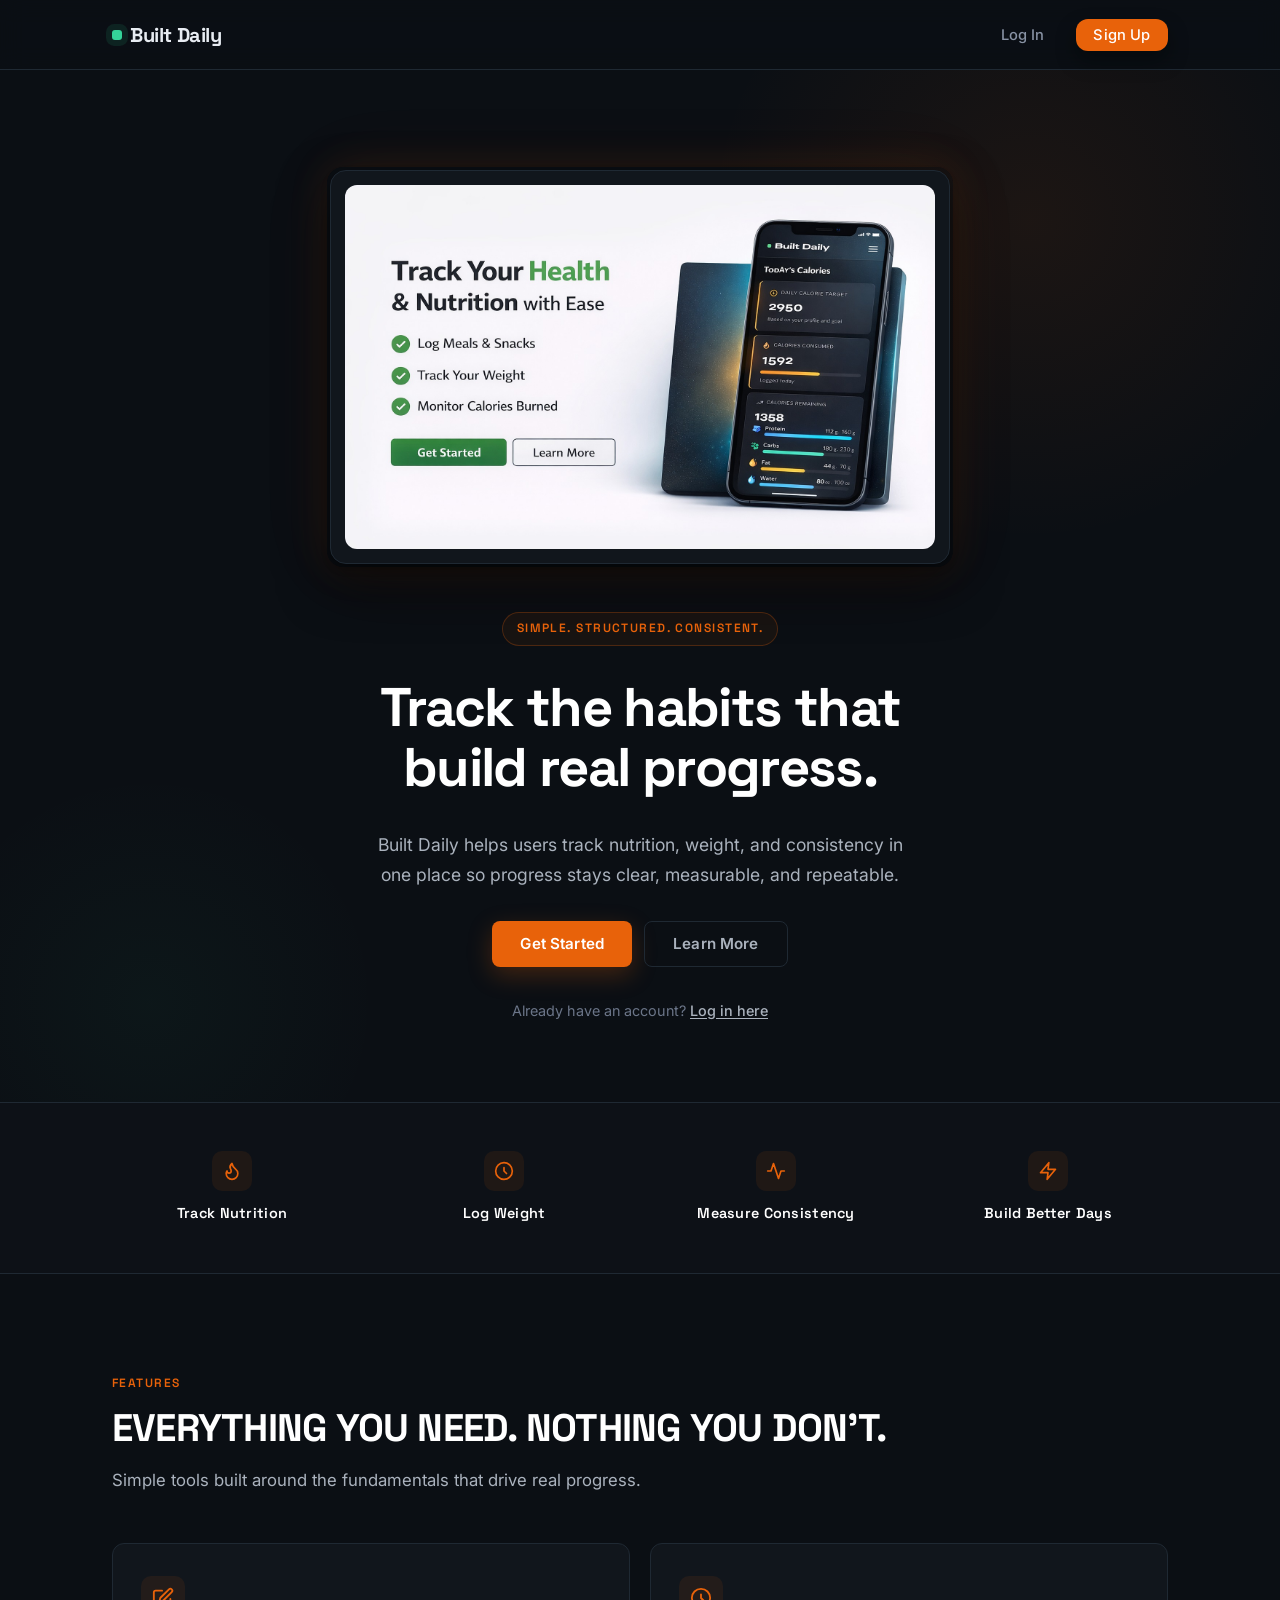
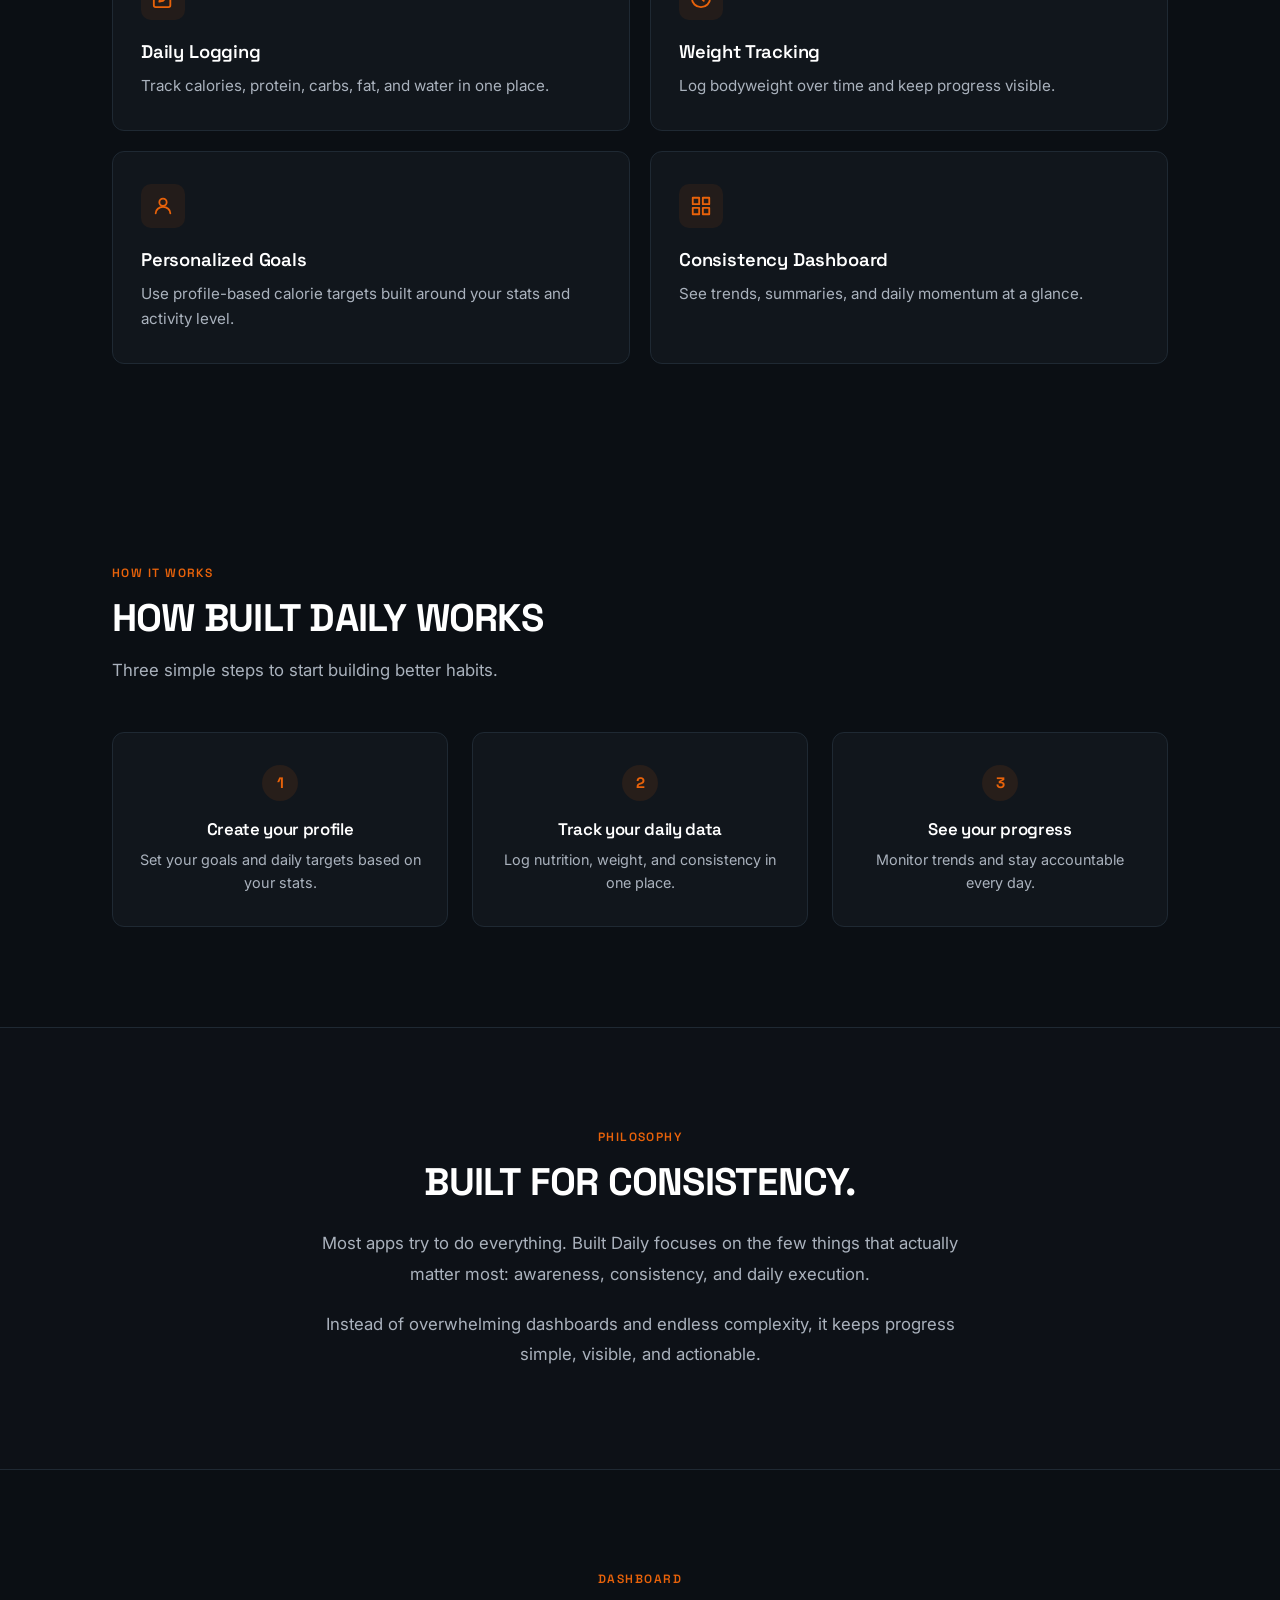
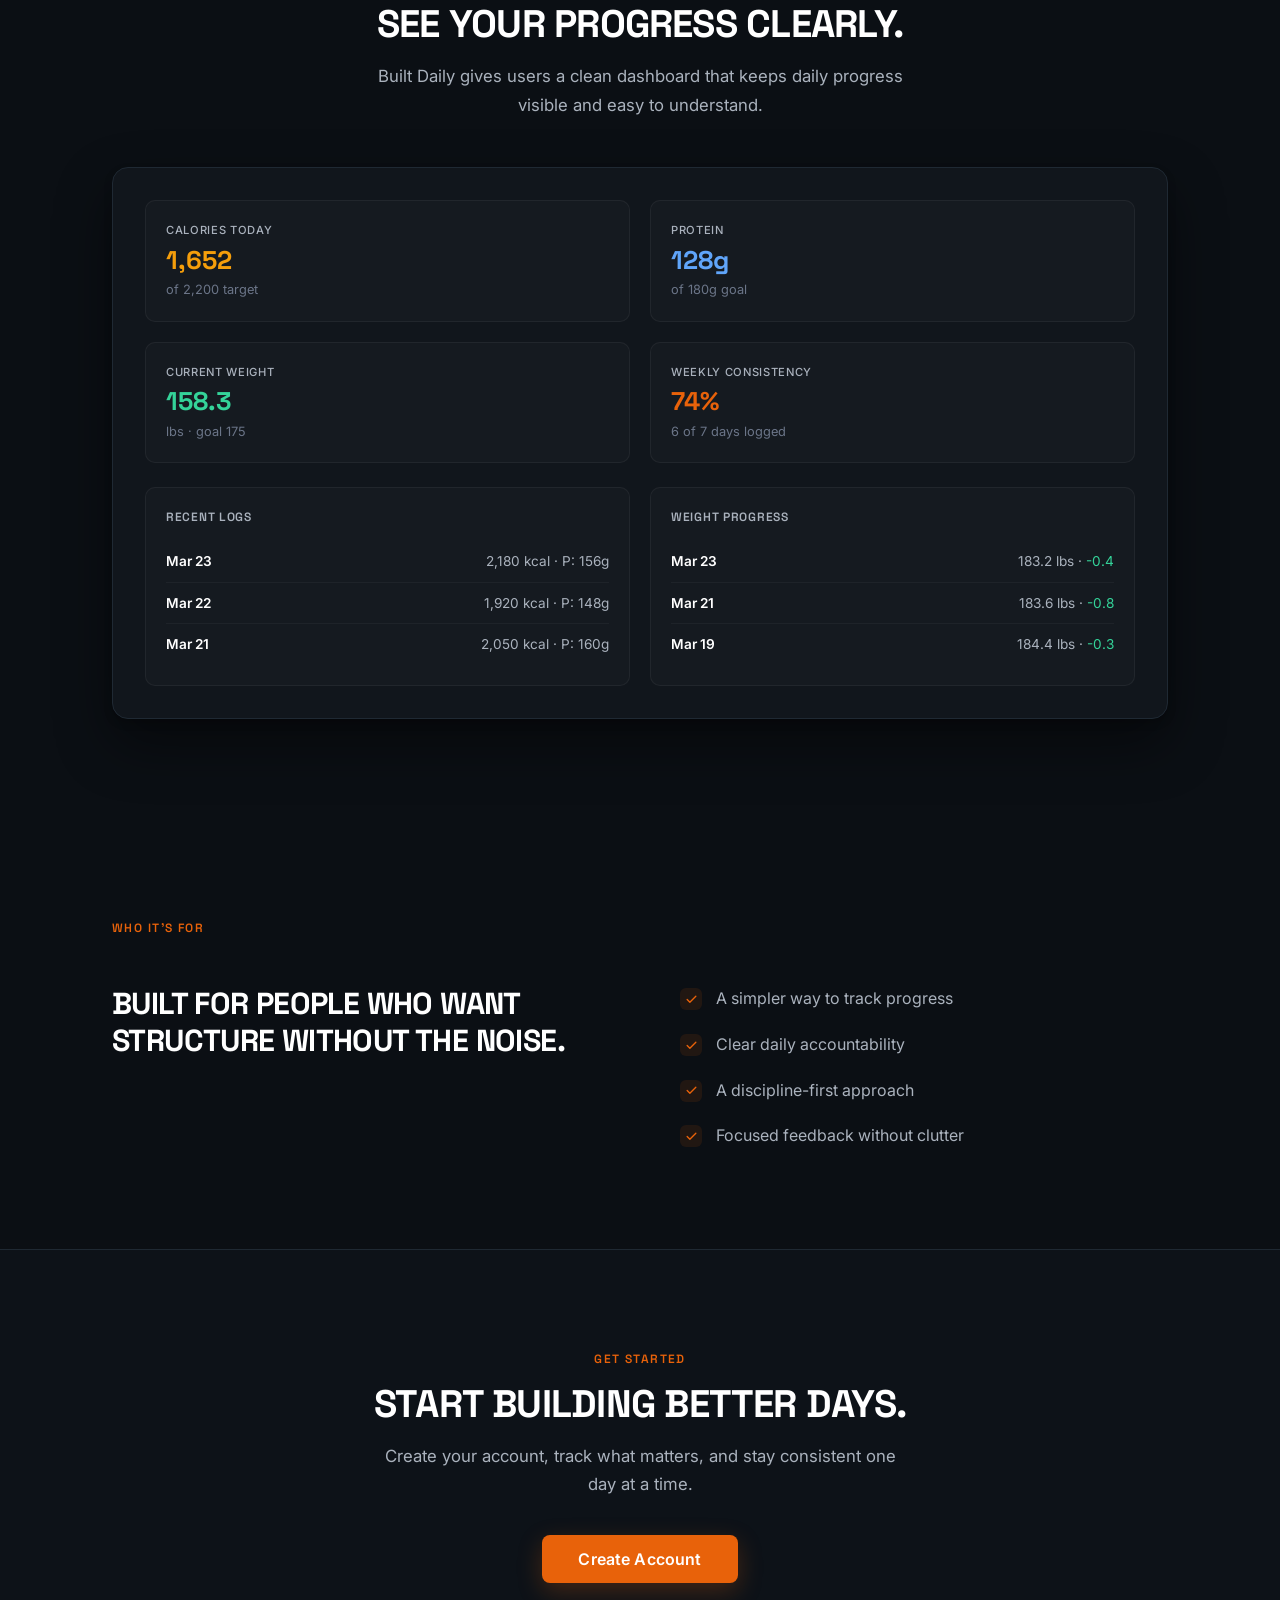
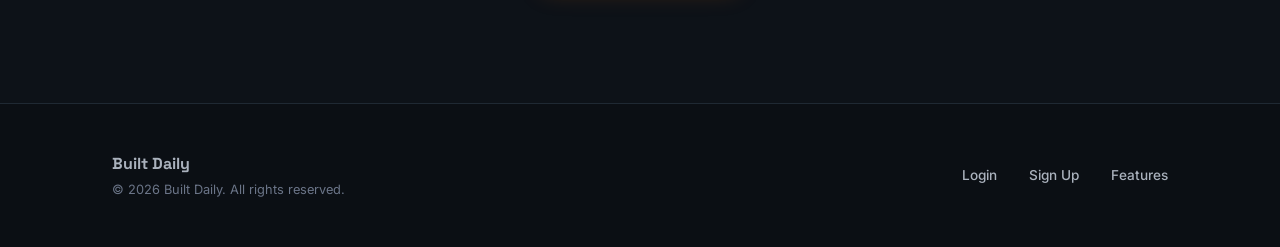
<file: index.html>
<!DOCTYPE html>
<html lang="en">
<head>
  <meta charset="UTF-8">
  <meta name="viewport" content="width=device-width, initial-scale=1.0">
  <title>Built Daily — Track the Habits That Build Real Progress</title>
  <link rel="stylesheet" href="css/styles.css">
</head>
<body class="landing-page">

  <!-- Header -->
  <header class="site-header">
    <div class="header-inner">
      <a href="index.html" class="logo">
        <span class="logo-mark"></span>
        Built Daily
      </a>
      <nav class="nav-desktop">
        <a href="login.html">Log In</a>
        <a href="signup.html" class="btn btn-primary btn-sm">Sign Up</a>
      </nav>
      <button class="hamburger" aria-label="Toggle navigation">
        <span></span>
        <span></span>
        <span></span>
      </button>
    </div>
    <nav class="nav-mobile">
      <a href="login.html">Log In</a>
      <a href="signup.html">Sign Up</a>
    </nav>
  </header>

  <!-- Main -->
  <main>

    <!-- ========== SECTION 1: HERO ========== -->
    <section class="lp-hero">
      <div class="lp-hero-inner">
        <div class="lp-hero-mockup lp-fade-in">
          <div class="lp-mockup-container lp-mockup-image-wrap lp-glow lp-glow--hero">
            <img src="images/mock-up.jpg" alt="Built Daily app dashboard" class="lp-mockup-image">
          </div>
        </div>

        <div class="lp-hero-content">
          <p class="lp-hero-badge lp-fade-in lp-delay-1">Simple. Structured. Consistent.</p>
          <h1 class="lp-fade-in lp-delay-1">Track the habits that build real progress.</h1>
          <p class="lp-hero-subtitle lp-fade-in lp-delay-2">
            Built Daily helps users track nutrition, weight, and consistency in one place so progress stays clear, measurable, and repeatable.
          </p>
          <div class="lp-hero-ctas lp-fade-in lp-delay-3">
            <a href="signup.html" class="lp-btn-accent">Get Started</a>
            <a href="#features" class="lp-btn-secondary">Learn More</a>
          </div>
          <p class="lp-hero-login lp-fade-in lp-delay-3">Already have an account? <a href="login.html">Log in here</a></p>
        </div>
      </div>
    </section>

    <!-- ========== SECTION 2: VALUE STRIP ========== -->
    <section class="lp-value-strip">
      <div class="lp-value-strip-inner">
        <div class="lp-value-item lp-fade-in">
          <div class="lp-value-icon">
            <svg xmlns="http://www.w3.org/2000/svg" viewBox="0 0 24 24" fill="none" stroke="currentColor" stroke-width="2" stroke-linecap="round" stroke-linejoin="round"><path d="M8.5 14.5A2.5 2.5 0 0 0 11 12c0-1.38-.5-2-1-3-1.072-2.143-.224-4.054 2-6 .5 2.5 2 4.9 4 6.5 2 1.6 3 3.5 3 5.5a7 7 0 1 1-14 0c0-1.153.433-2.294 1-3a2.5 2.5 0 0 0 2.5 2.5z"/></svg>
          </div>
          <span class="lp-value-text">Track Nutrition</span>
        </div>
        <div class="lp-value-item lp-fade-in lp-delay-1">
          <div class="lp-value-icon">
            <svg xmlns="http://www.w3.org/2000/svg" viewBox="0 0 24 24" fill="none" stroke="currentColor" stroke-width="2" stroke-linecap="round" stroke-linejoin="round"><circle cx="12" cy="12" r="10"/><path d="M12 8v4l3 3"/></svg>
          </div>
          <span class="lp-value-text">Log Weight</span>
        </div>
        <div class="lp-value-item lp-fade-in lp-delay-2">
          <div class="lp-value-icon">
            <svg xmlns="http://www.w3.org/2000/svg" viewBox="0 0 24 24" fill="none" stroke="currentColor" stroke-width="2" stroke-linecap="round" stroke-linejoin="round"><polyline points="22 12 18 12 15 21 9 3 6 12 2 12"/></svg>
          </div>
          <span class="lp-value-text">Measure Consistency</span>
        </div>
        <div class="lp-value-item lp-fade-in lp-delay-3">
          <div class="lp-value-icon">
            <svg xmlns="http://www.w3.org/2000/svg" viewBox="0 0 24 24" fill="none" stroke="currentColor" stroke-width="2" stroke-linecap="round" stroke-linejoin="round"><polygon points="13 2 3 14 12 14 11 22 21 10 12 10 13 2"/></svg>
          </div>
          <span class="lp-value-text">Build Better Days</span>
        </div>
      </div>
    </section>

    <!-- ========== SECTION 3: FEATURES ========== -->
    <section id="features" class="lp-section lp-features">
      <div class="lp-section-inner">
        <p class="lp-section-label lp-fade-in">Features</p>
        <h2 class="lp-section-title lp-fade-in">Everything you need. Nothing you don't.</h2>
        <p class="lp-section-desc lp-fade-in">Simple tools built around the fundamentals that drive real progress.</p>

        <div class="lp-features-grid">
          <div class="lp-feature-card lp-fade-in">
            <div class="lp-feature-icon">
              <svg xmlns="http://www.w3.org/2000/svg" viewBox="0 0 24 24" fill="none" stroke="currentColor" stroke-width="2" stroke-linecap="round" stroke-linejoin="round"><path d="M11 4H4a2 2 0 0 0-2 2v14a2 2 0 0 0 2 2h14a2 2 0 0 0 2-2v-7"/><path d="M18.5 2.5a2.121 2.121 0 0 1 3 3L12 15l-4 1 1-4 9.5-9.5z"/></svg>
            </div>
            <h3 class="lp-feature-title">Daily Logging</h3>
            <p class="lp-feature-body">Track calories, protein, carbs, fat, and water in one place.</p>
          </div>

          <div class="lp-feature-card lp-fade-in lp-delay-1">
            <div class="lp-feature-icon">
              <svg xmlns="http://www.w3.org/2000/svg" viewBox="0 0 24 24" fill="none" stroke="currentColor" stroke-width="2" stroke-linecap="round" stroke-linejoin="round"><circle cx="12" cy="12" r="10"/><path d="M12 8v4l3 3"/></svg>
            </div>
            <h3 class="lp-feature-title">Weight Tracking</h3>
            <p class="lp-feature-body">Log bodyweight over time and keep progress visible.</p>
          </div>

          <div class="lp-feature-card lp-fade-in lp-delay-2">
            <div class="lp-feature-icon">
              <svg xmlns="http://www.w3.org/2000/svg" viewBox="0 0 24 24" fill="none" stroke="currentColor" stroke-width="2" stroke-linecap="round" stroke-linejoin="round"><circle cx="12" cy="8" r="4"/><path d="M4 20c0-4 3.6-7 8-7s8 3 8 7"/></svg>
            </div>
            <h3 class="lp-feature-title">Personalized Goals</h3>
            <p class="lp-feature-body">Use profile-based calorie targets built around your stats and activity level.</p>
          </div>

          <div class="lp-feature-card lp-fade-in lp-delay-3">
            <div class="lp-feature-icon">
              <svg xmlns="http://www.w3.org/2000/svg" viewBox="0 0 24 24" fill="none" stroke="currentColor" stroke-width="2" stroke-linecap="round" stroke-linejoin="round"><rect x="3" y="3" width="7" height="7"/><rect x="14" y="3" width="7" height="7"/><rect x="14" y="14" width="7" height="7"/><rect x="3" y="14" width="7" height="7"/></svg>
            </div>
            <h3 class="lp-feature-title">Consistency Dashboard</h3>
            <p class="lp-feature-body">See trends, summaries, and daily momentum at a glance.</p>
          </div>
        </div>
      </div>
    </section>

    <!-- ========== SECTION 3B: HOW IT WORKS ========== -->
    <section id="lp-how" class="lp-section lp-how">
      <div class="lp-section-inner">
        <p class="lp-section-label lp-fade-in">How It Works</p>
        <h2 class="lp-section-title lp-fade-in">How Built Daily Works</h2>
        <p class="lp-section-desc lp-fade-in">Three simple steps to start building better habits.</p>

        <div class="lp-how-grid">
          <div class="lp-how-card lp-fade-in lp-glow lp-glow--step">
            <span class="lp-how-step">1</span>
            <h3 class="lp-how-title">Create your profile</h3>
            <p class="lp-how-body">Set your goals and daily targets based on your stats.</p>
          </div>

          <div class="lp-how-card lp-fade-in lp-delay-1 lp-glow lp-glow--step">
            <span class="lp-how-step">2</span>
            <h3 class="lp-how-title">Track your daily data</h3>
            <p class="lp-how-body">Log nutrition, weight, and consistency in one place.</p>
          </div>

          <div class="lp-how-card lp-fade-in lp-delay-2 lp-glow lp-glow--step">
            <span class="lp-how-step">3</span>
            <h3 class="lp-how-title">See your progress</h3>
            <p class="lp-how-body">Monitor trends and stay accountable every day.</p>
          </div>
        </div>
      </div>
    </section>

    <!-- ========== SECTION 4: WHY BUILT DAILY ========== -->
    <section class="lp-section lp-why">
      <div class="lp-section-inner">
        <p class="lp-section-label lp-fade-in">Philosophy</p>
        <h2 class="lp-section-title lp-fade-in">Built for consistency.</h2>
        <p class="lp-why-body lp-fade-in lp-delay-1">
          Most apps try to do everything. Built Daily focuses on the few things that actually matter most: awareness, consistency, and daily execution.
        </p>
        <p class="lp-why-body lp-fade-in lp-delay-2">
          Instead of overwhelming dashboards and endless complexity, it keeps progress simple, visible, and actionable.
        </p>
      </div>
    </section>

    <!-- ========== SECTION 5: PRODUCT SHOWCASE ========== -->
    <section class="lp-section lp-showcase">
      <div class="lp-section-inner">
        <p class="lp-section-label lp-fade-in">Dashboard</p>
        <h2 class="lp-section-title lp-fade-in">See your progress clearly.</h2>
        <p class="lp-section-desc lp-fade-in">
          Built Daily gives users a clean dashboard that keeps daily progress visible and easy to understand.
        </p>

        <div class="lp-showcase-container lp-fade-in">
          <div class="lp-showcase-grid">
            <div class="lp-showcase-card lp-showcase-card--cal lp-glow lp-glow--calories">
              <p class="lp-showcase-card-label">Calories Today</p>
              <p class="lp-showcase-card-value"><span class="lp-counter" data-target="1840" data-format="comma">0</span></p>
              <p class="lp-showcase-card-note">of 2,200 target</p>
            </div>
            <div class="lp-showcase-card lp-showcase-card--macro lp-glow lp-glow--protein">
              <p class="lp-showcase-card-label">Protein</p>
              <p class="lp-showcase-card-value"><span class="lp-counter" data-target="142" data-suffix="g">0</span></p>
              <p class="lp-showcase-card-note">of 180g goal</p>
            </div>
            <div class="lp-showcase-card lp-showcase-card--weight lp-glow lp-glow--weight">
              <p class="lp-showcase-card-label">Current Weight</p>
              <p class="lp-showcase-card-value"><span class="lp-counter" data-target="183.2" data-decimals="1">0</span></p>
              <p class="lp-showcase-card-note">lbs &middot; goal 175</p>
            </div>
            <div class="lp-showcase-card lp-showcase-card--streak lp-glow lp-glow--streak">
              <p class="lp-showcase-card-label">Weekly Consistency</p>
              <p class="lp-showcase-card-value"><span class="lp-counter" data-target="86" data-suffix="%">0</span></p>
              <p class="lp-showcase-card-note">6 of 7 days logged</p>
            </div>
          </div>

          <div class="lp-showcase-row">
            <div class="lp-showcase-logs">
              <p class="lp-showcase-logs-title">Recent Logs</p>
              <div class="lp-showcase-log-entry">
                <span class="lp-showcase-log-date">Mar 23</span>
                <span class="lp-showcase-log-detail">2,180 kcal &middot; P: 156g</span>
              </div>
              <div class="lp-showcase-log-entry">
                <span class="lp-showcase-log-date">Mar 22</span>
                <span class="lp-showcase-log-detail">1,920 kcal &middot; P: 148g</span>
              </div>
              <div class="lp-showcase-log-entry">
                <span class="lp-showcase-log-date">Mar 21</span>
                <span class="lp-showcase-log-detail">2,050 kcal &middot; P: 160g</span>
              </div>
            </div>
            <div class="lp-showcase-logs">
              <p class="lp-showcase-logs-title">Weight Progress</p>
              <div class="lp-showcase-log-entry">
                <span class="lp-showcase-log-date">Mar 23</span>
                <span class="lp-showcase-log-detail">183.2 lbs &middot; <span style="color: #34d399;">-0.4</span></span>
              </div>
              <div class="lp-showcase-log-entry">
                <span class="lp-showcase-log-date">Mar 21</span>
                <span class="lp-showcase-log-detail">183.6 lbs &middot; <span style="color: #34d399;">-0.8</span></span>
              </div>
              <div class="lp-showcase-log-entry">
                <span class="lp-showcase-log-date">Mar 19</span>
                <span class="lp-showcase-log-detail">184.4 lbs &middot; <span style="color: #34d399;">-0.3</span></span>
              </div>
            </div>
          </div>
        </div>
      </div>
    </section>

    <!-- ========== SECTION 6: WHO IT'S FOR ========== -->
    <section class="lp-section lp-audience">
      <div class="lp-section-inner">
        <p class="lp-section-label lp-fade-in">Who It's For</p>
        <div class="lp-audience-grid">
          <h2 class="lp-audience-title lp-fade-in">
            Built for people who want structure without the noise.
          </h2>
          <div class="lp-audience-list lp-fade-in lp-delay-1">
            <div class="lp-audience-item">
              <span class="lp-audience-check">
                <svg xmlns="http://www.w3.org/2000/svg" viewBox="0 0 24 24" fill="none" stroke="currentColor" stroke-linecap="round" stroke-linejoin="round"><polyline points="20 6 9 17 4 12"/></svg>
              </span>
              <span>A simpler way to track progress</span>
            </div>
            <div class="lp-audience-item">
              <span class="lp-audience-check">
                <svg xmlns="http://www.w3.org/2000/svg" viewBox="0 0 24 24" fill="none" stroke="currentColor" stroke-linecap="round" stroke-linejoin="round"><polyline points="20 6 9 17 4 12"/></svg>
              </span>
              <span>Clear daily accountability</span>
            </div>
            <div class="lp-audience-item">
              <span class="lp-audience-check">
                <svg xmlns="http://www.w3.org/2000/svg" viewBox="0 0 24 24" fill="none" stroke="currentColor" stroke-linecap="round" stroke-linejoin="round"><polyline points="20 6 9 17 4 12"/></svg>
              </span>
              <span>A discipline-first approach</span>
            </div>
            <div class="lp-audience-item">
              <span class="lp-audience-check">
                <svg xmlns="http://www.w3.org/2000/svg" viewBox="0 0 24 24" fill="none" stroke="currentColor" stroke-linecap="round" stroke-linejoin="round"><polyline points="20 6 9 17 4 12"/></svg>
              </span>
              <span>Focused feedback without clutter</span>
            </div>
          </div>
        </div>
      </div>
    </section>

    <!-- ========== SECTION 7: FINAL CTA ========== -->
    <section class="lp-cta">
      <div class="lp-section-inner">
        <p class="lp-section-label lp-fade-in">Get Started</p>
        <h2 class="lp-section-title lp-fade-in">Start building better days.</h2>
        <p class="lp-section-desc lp-fade-in lp-delay-1">
          Create your account, track what matters, and stay consistent one day at a time.
        </p>
        <div class="lp-fade-in lp-delay-2">
          <a href="signup.html" class="lp-btn-accent">Create Account</a>
        </div>
      </div>
    </section>

  </main>

  <!-- Footer -->
  <footer class="lp-footer">
    <div class="lp-footer-inner">
      <div class="lp-footer-left">
        <span class="lp-footer-brand">Built Daily</span>
        <span class="lp-footer-copy">&copy; 2026 Built Daily. All rights reserved.</span>
      </div>
      <nav class="lp-footer-links">
        <a href="login.html">Login</a>
        <a href="signup.html">Sign Up</a>
        <a href="#features">Features</a>
      </nav>
    </div>
  </footer>

  <script src="js/nav.js"></script>
  <script>
    // Scroll-triggered fade-in animations
    (function () {
      const els = document.querySelectorAll('.lp-fade-in');
      if (!els.length) return;

      const observer = new IntersectionObserver(
        (entries) => {
          entries.forEach((entry) => {
            if (entry.isIntersecting) {
              entry.target.classList.add('visible');
              observer.unobserve(entry.target);
            }
          });
        },
        { threshold: 0.15, rootMargin: '0px 0px -40px 0px' }
      );

      els.forEach((el) => observer.observe(el));
    })();

    // Animated counters — numbers count up when scrolled into view
    (function () {
      const counters = document.querySelectorAll('.lp-counter');
      if (!counters.length) return;

      function animateCounter(el) {
        const target = parseFloat(el.dataset.target);
        const decimals = parseInt(el.dataset.decimals) || 0;
        const suffix = el.dataset.suffix || '';
        const useComma = el.dataset.format === 'comma';
        const duration = 1600;
        const start = performance.now();

        function update(now) {
          const elapsed = now - start;
          const progress = Math.min(elapsed / duration, 1);
          // Ease out cubic
          const ease = 1 - Math.pow(1 - progress, 3);
          const current = target * ease;

          let display;
          if (decimals > 0) {
            display = current.toFixed(decimals);
          } else {
            display = Math.round(current).toString();
          }

          if (useComma) {
            display = parseInt(display).toLocaleString();
          }

          el.textContent = display + suffix;

          if (progress < 1) {
            requestAnimationFrame(update);
          }
        }

        requestAnimationFrame(update);
      }

      const observer = new IntersectionObserver(
        (entries) => {
          entries.forEach((entry) => {
            if (entry.isIntersecting) {
              animateCounter(entry.target);
              observer.unobserve(entry.target);
            }
          });
        },
        { threshold: 0.3 }
      );

      counters.forEach((el) => observer.observe(el));
    })();
  </script>
</body>
</html>
</file>
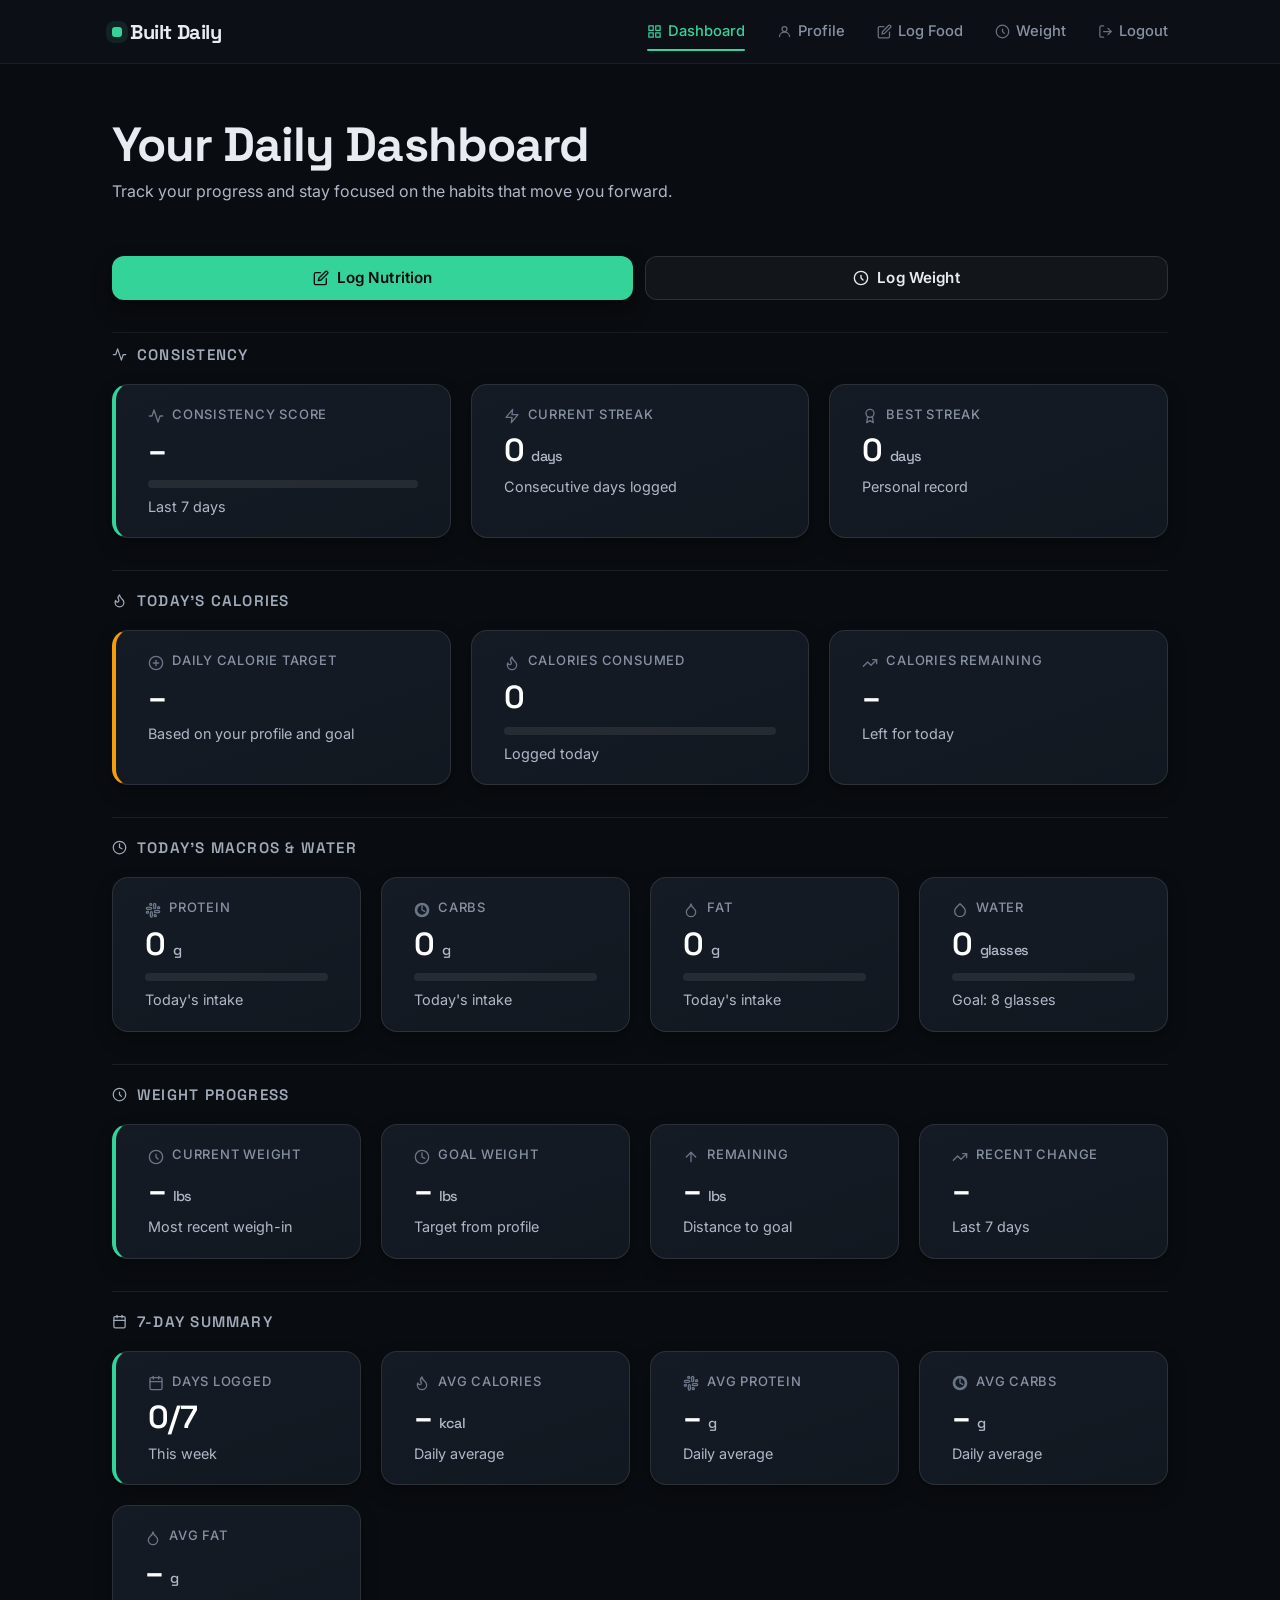
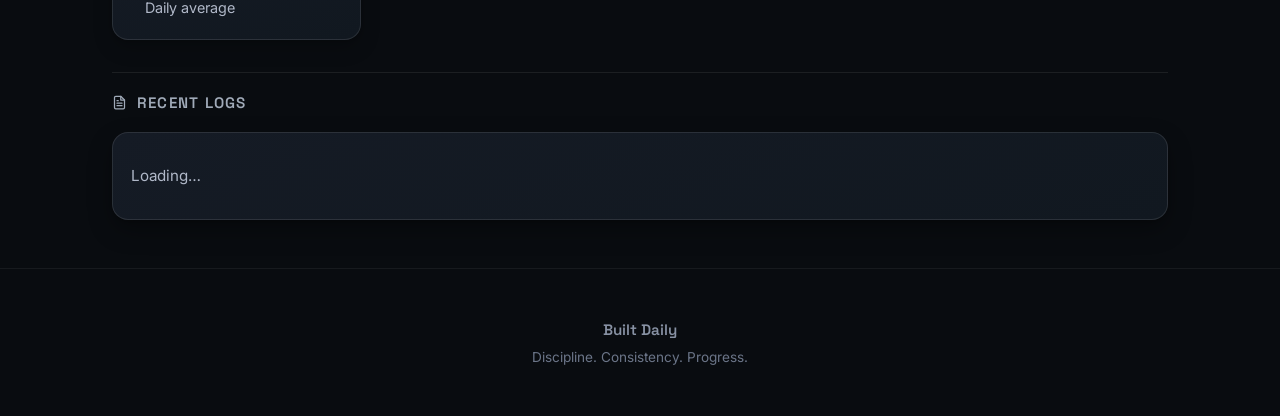
<file: dashboard.html>
<!DOCTYPE html>
<html lang="en">
<head>
  <meta charset="UTF-8">
  <meta name="viewport" content="width=device-width, initial-scale=1.0">
  <title>Dashboard — Built Daily</title>
  <link rel="stylesheet" href="css/styles.css">
</head>
<body>

  <!-- Header (Authenticated Nav) -->
  <header class="site-header">
    <div class="header-inner">
      <a href="dashboard.html" class="logo">
        <span class="logo-mark"></span>
        Built Daily
      </a>
      <nav class="nav-desktop">
        <a href="dashboard.html" class="active">
          <svg xmlns="http://www.w3.org/2000/svg" width="15" height="15" viewBox="0 0 24 24" fill="none" stroke="currentColor" stroke-width="2" stroke-linecap="round" stroke-linejoin="round"><rect x="3" y="3" width="7" height="7"/><rect x="14" y="3" width="7" height="7"/><rect x="14" y="14" width="7" height="7"/><rect x="3" y="14" width="7" height="7"/></svg>
          Dashboard
        </a>
        <a href="profile.html">
          <svg xmlns="http://www.w3.org/2000/svg" width="15" height="15" viewBox="0 0 24 24" fill="none" stroke="currentColor" stroke-width="2" stroke-linecap="round" stroke-linejoin="round"><circle cx="12" cy="8" r="4"/><path d="M4 20c0-4 3.6-7 8-7s8 3 8 7"/></svg>
          Profile
        </a>
        <a href="log.html">
          <svg xmlns="http://www.w3.org/2000/svg" width="15" height="15" viewBox="0 0 24 24" fill="none" stroke="currentColor" stroke-width="2" stroke-linecap="round" stroke-linejoin="round"><path d="M11 4H4a2 2 0 0 0-2 2v14a2 2 0 0 0 2 2h14a2 2 0 0 0 2-2v-7"/><path d="M18.5 2.5a2.121 2.121 0 0 1 3 3L12 15l-4 1 1-4 9.5-9.5z"/></svg>
          Log Food
        </a>
        <a href="weight.html">
          <svg xmlns="http://www.w3.org/2000/svg" width="15" height="15" viewBox="0 0 24 24" fill="none" stroke="currentColor" stroke-width="2" stroke-linecap="round" stroke-linejoin="round"><circle cx="12" cy="12" r="10"/><path d="M12 8v4l3 3"/></svg>
          Weight
        </a>
        <a href="#" id="logout-btn">
          <svg xmlns="http://www.w3.org/2000/svg" width="15" height="15" viewBox="0 0 24 24" fill="none" stroke="currentColor" stroke-width="2" stroke-linecap="round" stroke-linejoin="round"><path d="M9 21H5a2 2 0 0 1-2-2V5a2 2 0 0 1 2-2h4"/><polyline points="16 17 21 12 16 7"/><line x1="21" y1="12" x2="9" y2="12"/></svg>
          Logout
        </a>
      </nav>
      <button class="hamburger" aria-label="Toggle navigation">
        <span></span>
        <span></span>
        <span></span>
      </button>
    </div>
    <nav class="nav-mobile">
      <a href="dashboard.html" class="active">
        <svg xmlns="http://www.w3.org/2000/svg" width="18" height="18" viewBox="0 0 24 24" fill="none" stroke="currentColor" stroke-width="2" stroke-linecap="round" stroke-linejoin="round"><rect x="3" y="3" width="7" height="7"/><rect x="14" y="3" width="7" height="7"/><rect x="14" y="14" width="7" height="7"/><rect x="3" y="14" width="7" height="7"/></svg>
        Dashboard
      </a>
      <a href="profile.html">
        <svg xmlns="http://www.w3.org/2000/svg" width="18" height="18" viewBox="0 0 24 24" fill="none" stroke="currentColor" stroke-width="2" stroke-linecap="round" stroke-linejoin="round"><circle cx="12" cy="8" r="4"/><path d="M4 20c0-4 3.6-7 8-7s8 3 8 7"/></svg>
        Profile
      </a>
      <a href="log.html">
        <svg xmlns="http://www.w3.org/2000/svg" width="18" height="18" viewBox="0 0 24 24" fill="none" stroke="currentColor" stroke-width="2" stroke-linecap="round" stroke-linejoin="round"><path d="M11 4H4a2 2 0 0 0-2 2v14a2 2 0 0 0 2 2h14a2 2 0 0 0 2-2v-7"/><path d="M18.5 2.5a2.121 2.121 0 0 1 3 3L12 15l-4 1 1-4 9.5-9.5z"/></svg>
        Log Food
      </a>
      <a href="weight.html">
        <svg xmlns="http://www.w3.org/2000/svg" width="18" height="18" viewBox="0 0 24 24" fill="none" stroke="currentColor" stroke-width="2" stroke-linecap="round" stroke-linejoin="round"><circle cx="12" cy="12" r="10"/><path d="M12 8v4l3 3"/></svg>
        Weight
      </a>
      <a href="#" id="logout-btn-mobile">
        <svg xmlns="http://www.w3.org/2000/svg" width="18" height="18" viewBox="0 0 24 24" fill="none" stroke="currentColor" stroke-width="2" stroke-linecap="round" stroke-linejoin="round"><path d="M9 21H5a2 2 0 0 1-2-2V5a2 2 0 0 1 2-2h4"/><polyline points="16 17 21 12 16 7"/><line x1="21" y1="12" x2="9" y2="12"/></svg>
        Logout
      </a>
    </nav>
  </header>

  <!-- Main -->
  <main>
    <div class="container">

      <!-- Dashboard Header -->
      <div class="dashboard-header animate-in">
        <p class="dashboard-greeting" id="dash-greeting"></p>
        <h1>Your Daily Dashboard</h1>
        <p>Track your progress and stay focused on the habits that move you forward.</p>
      </div>

      <!-- Quick Actions -->
      <div class="quick-actions animate-in delay-1">
        <a href="log.html" class="btn btn-primary">
          <svg xmlns="http://www.w3.org/2000/svg" width="16" height="16" viewBox="0 0 24 24" fill="none" stroke="currentColor" stroke-width="2" stroke-linecap="round" stroke-linejoin="round"><path d="M11 4H4a2 2 0 0 0-2 2v14a2 2 0 0 0 2 2h14a2 2 0 0 0 2-2v-7"/><path d="M18.5 2.5a2.121 2.121 0 0 1 3 3L12 15l-4 1 1-4 9.5-9.5z"/></svg>
          Log Nutrition
        </a>
        <a href="weight.html" class="btn btn-ghost">
          <svg xmlns="http://www.w3.org/2000/svg" width="16" height="16" viewBox="0 0 24 24" fill="none" stroke="currentColor" stroke-width="2" stroke-linecap="round" stroke-linejoin="round"><circle cx="12" cy="12" r="10"/><path d="M12 8v4l3 3"/></svg>
          Log Weight
        </a>
      </div>

      <!-- Consistency & Streaks -->
      <h3 class="dashboard-section-title animate-in delay-1">
        <svg xmlns="http://www.w3.org/2000/svg" width="15" height="15" viewBox="0 0 24 24" fill="none" stroke="currentColor" stroke-width="2" stroke-linecap="round" stroke-linejoin="round"><polyline points="22 12 18 12 15 21 9 3 6 12 2 12"/></svg>
        Consistency
      </h3>
      <div class="stats-grid animate-in delay-1">

        <div class="stat-card accent-border">
          <div class="stat-card-header">
            <span class="stat-card-icon">
              <svg xmlns="http://www.w3.org/2000/svg" viewBox="0 0 24 24" fill="none" stroke="currentColor" stroke-width="2" stroke-linecap="round" stroke-linejoin="round"><polyline points="22 12 18 12 15 21 9 3 6 12 2 12"/></svg>
            </span>
            <span class="stat-label">Consistency Score</span>
          </div>
          <span class="stat-value" id="dash-consistency">–</span>
          <div class="progress-track">
            <div class="progress-bar" id="dash-consistency-bar"></div>
          </div>
          <span class="stat-note" id="dash-consistency-label">Last 7 days</span>
        </div>

        <div class="stat-card">
          <div class="stat-card-header">
            <span class="stat-card-icon">
              <svg xmlns="http://www.w3.org/2000/svg" viewBox="0 0 24 24" fill="none" stroke="currentColor" stroke-width="2" stroke-linecap="round" stroke-linejoin="round"><polygon points="13 2 3 14 12 14 11 22 21 10 12 10 13 2"/></svg>
            </span>
            <span class="stat-label">Current Streak</span>
          </div>
          <span class="stat-value"><span id="dash-streak">0</span> <span class="stat-unit">days</span></span>
          <span class="stat-note">Consecutive days logged</span>
        </div>

        <div class="stat-card">
          <div class="stat-card-header">
            <span class="stat-card-icon">
              <svg xmlns="http://www.w3.org/2000/svg" viewBox="0 0 24 24" fill="none" stroke="currentColor" stroke-width="2" stroke-linecap="round" stroke-linejoin="round"><circle cx="12" cy="8" r="6"/><path d="M15.477 12.89L17 22l-5-3-5 3 1.523-9.11"/></svg>
            </span>
            <span class="stat-label">Best Streak</span>
          </div>
          <span class="stat-value"><span id="dash-best-streak">0</span> <span class="stat-unit">days</span></span>
          <span class="stat-note">Personal record</span>
        </div>

      </div>

      <!-- Calorie Stats -->
      <h3 class="dashboard-section-title animate-in delay-2">
        <svg xmlns="http://www.w3.org/2000/svg" width="15" height="15" viewBox="0 0 24 24" fill="none" stroke="currentColor" stroke-width="2" stroke-linecap="round" stroke-linejoin="round"><path d="M8.5 14.5A2.5 2.5 0 0 0 11 12c0-1.38-.5-2-1-3-1.072-2.143-.224-4.054 2-6 .5 2.5 2 4.9 4 6.5 2 1.6 3 3.5 3 5.5a7 7 0 1 1-14 0c0-1.153.433-2.294 1-3a2.5 2.5 0 0 0 2.5 2.5z"/></svg>
        Today's Calories
      </h3>
      <div class="stats-grid animate-in delay-2">

        <div class="stat-card stat-card--calories accent-border">
          <div class="stat-card-header">
            <span class="stat-card-icon">
              <svg xmlns="http://www.w3.org/2000/svg" viewBox="0 0 24 24" fill="none" stroke="currentColor" stroke-width="2" stroke-linecap="round" stroke-linejoin="round"><circle cx="12" cy="12" r="10"/><line x1="12" y1="8" x2="12" y2="16"/><line x1="8" y1="12" x2="16" y2="12"/></svg>
            </span>
            <span class="stat-label">Daily Calorie Target</span>
          </div>
          <span class="stat-value" id="dash-calories-target">–</span>
          <span class="stat-note">Based on your profile and goal</span>
        </div>

        <div class="stat-card stat-card--calories">
          <div class="stat-card-header">
            <span class="stat-card-icon">
              <svg xmlns="http://www.w3.org/2000/svg" viewBox="0 0 24 24" fill="none" stroke="currentColor" stroke-width="2" stroke-linecap="round" stroke-linejoin="round"><path d="M8.5 14.5A2.5 2.5 0 0 0 11 12c0-1.38-.5-2-1-3-1.072-2.143-.224-4.054 2-6 .5 2.5 2 4.9 4 6.5 2 1.6 3 3.5 3 5.5a7 7 0 1 1-14 0c0-1.153.433-2.294 1-3a2.5 2.5 0 0 0 2.5 2.5z"/></svg>
            </span>
            <span class="stat-label">Calories Consumed</span>
          </div>
          <span class="stat-value" id="dash-calories-consumed">0</span>
          <div class="progress-track">
            <div class="progress-bar" id="dash-calories-bar"></div>
          </div>
          <span class="stat-note">Logged today</span>
        </div>

        <div class="stat-card stat-card--calories">
          <div class="stat-card-header">
            <span class="stat-card-icon">
              <svg xmlns="http://www.w3.org/2000/svg" viewBox="0 0 24 24" fill="none" stroke="currentColor" stroke-width="2" stroke-linecap="round" stroke-linejoin="round"><polyline points="22 7 13.5 15.5 8.5 10.5 2 17"/><polyline points="16 7 22 7 22 13"/></svg>
            </span>
            <span class="stat-label">Calories Remaining</span>
          </div>
          <span class="stat-value" id="dash-calories-remaining">–</span>
          <span class="stat-note">Left for today</span>
        </div>

      </div>

      <!-- Macros & Water -->
      <h3 class="dashboard-section-title animate-in delay-2">
        <svg xmlns="http://www.w3.org/2000/svg" width="15" height="15" viewBox="0 0 24 24" fill="none" stroke="currentColor" stroke-width="2" stroke-linecap="round" stroke-linejoin="round"><path d="M12 2C6.48 2 2 6.48 2 12s4.48 10 10 10 10-4.48 10-10S17.52 2 12 2z"/><path d="M12 6v6l4 2"/></svg>
        Today's Macros & Water
      </h3>
      <div class="stats-grid animate-in delay-2">

        <div class="stat-card stat-card--protein">
          <div class="stat-card-header">
            <span class="stat-card-icon">
              <svg xmlns="http://www.w3.org/2000/svg" viewBox="0 0 24 24" fill="none" stroke="currentColor" stroke-width="2" stroke-linecap="round" stroke-linejoin="round"><path d="M14.5 10c-.83 0-1.5-.67-1.5-1.5v-5c0-.83.67-1.5 1.5-1.5s1.5.67 1.5 1.5v5c0 .83-.67 1.5-1.5 1.5z"/><path d="M20.5 10H19V8.5c0-.83.67-1.5 1.5-1.5s1.5.67 1.5 1.5-.67 1.5-1.5 1.5z"/><path d="M9.5 14.5c.83 0 1.5.67 1.5 1.5v5c0 .83-.67 1.5-1.5 1.5S8 21.83 8 21v-5c0-.83.67-1.5 1.5-1.5z"/><path d="M3.5 14H5v1.5c0 .83-.67 1.5-1.5 1.5S2 16.33 2 15.5 2.67 14 3.5 14z"/><path d="M14 14.5c0-.83.67-1.5 1.5-1.5h5c.83 0 1.5.67 1.5 1.5s-.67 1.5-1.5 1.5h-5c-.83 0-1.5-.67-1.5-1.5z"/><path d="M15.5 19H14v1.5c0 .83.67 1.5 1.5 1.5s1.5-.67 1.5-1.5-.67-1.5-1.5-1.5z"/><path d="M10 9.5C10 8.67 9.33 8 8.5 8H3.5C2.67 8 2 8.67 2 9.5S2.67 11 3.5 11h5c.83 0 1.5-.67 1.5-1.5z"/><path d="M8.5 5H10V3.5C10 2.67 9.33 2 8.5 2S7 2.67 7 3.5 7.67 5 8.5 5z"/></svg>
            </span>
            <span class="stat-label">Protein</span>
          </div>
          <span class="stat-value"><span id="dash-protein">0</span> <span class="stat-unit">g</span></span>
          <div class="progress-track">
            <div class="progress-bar progress-bar--protein" id="dash-protein-bar"></div>
          </div>
          <span class="stat-note" id="dash-protein-note">Today's intake</span>
        </div>

        <div class="stat-card stat-card--carbs">
          <div class="stat-card-header">
            <span class="stat-card-icon">
              <svg xmlns="http://www.w3.org/2000/svg" viewBox="0 0 24 24" fill="none" stroke="currentColor" stroke-width="2" stroke-linecap="round" stroke-linejoin="round"><path d="M12 2a10 10 0 1 0 10 10A10 10 0 0 0 12 2zm0 18a8 8 0 1 1 8-8 8 8 0 0 1-8 8z"/><path d="M12 6v6l4 2"/></svg>
            </span>
            <span class="stat-label">Carbs</span>
          </div>
          <span class="stat-value"><span id="dash-carbs">0</span> <span class="stat-unit">g</span></span>
          <div class="progress-track">
            <div class="progress-bar progress-bar--carbs" id="dash-carbs-bar"></div>
          </div>
          <span class="stat-note" id="dash-carbs-note">Today's intake</span>
        </div>

        <div class="stat-card stat-card--fat">
          <div class="stat-card-header">
            <span class="stat-card-icon">
              <svg xmlns="http://www.w3.org/2000/svg" viewBox="0 0 24 24" fill="none" stroke="currentColor" stroke-width="2" stroke-linecap="round" stroke-linejoin="round"><path d="M12 22a7 7 0 0 0 7-7c0-2-1-3.9-3-5.5s-3.5-4-4-6.5c-.5 2.5-2 4.9-4 6.5C6 11.1 5 13 5 15a7 7 0 0 0 7 7z"/></svg>
            </span>
            <span class="stat-label">Fat</span>
          </div>
          <span class="stat-value"><span id="dash-fat">0</span> <span class="stat-unit">g</span></span>
          <div class="progress-track">
            <div class="progress-bar progress-bar--fat" id="dash-fat-bar"></div>
          </div>
          <span class="stat-note" id="dash-fat-note">Today's intake</span>
        </div>

        <div class="stat-card stat-card--water">
          <div class="stat-card-header">
            <span class="stat-card-icon">
              <svg xmlns="http://www.w3.org/2000/svg" viewBox="0 0 24 24" fill="none" stroke="currentColor" stroke-width="2" stroke-linecap="round" stroke-linejoin="round"><path d="M12 2.69l5.66 5.66a8 8 0 1 1-11.31 0z"/></svg>
            </span>
            <span class="stat-label">Water</span>
          </div>
          <span class="stat-value"><span id="dash-water">0</span> <span class="stat-unit">glasses</span></span>
          <div class="progress-track">
            <div class="progress-bar" id="dash-water-bar"></div>
          </div>
          <span class="stat-note">Goal: 8 glasses</span>
        </div>

      </div>

      <!-- Weight Progress -->
      <h3 class="dashboard-section-title animate-in delay-3">
        <svg xmlns="http://www.w3.org/2000/svg" width="15" height="15" viewBox="0 0 24 24" fill="none" stroke="currentColor" stroke-width="2" stroke-linecap="round" stroke-linejoin="round"><circle cx="12" cy="12" r="10"/><path d="M12 8v4l3 3"/></svg>
        Weight Progress
      </h3>
      <div class="stats-grid animate-in delay-3">

        <div class="stat-card accent-border">
          <div class="stat-card-header">
            <span class="stat-card-icon">
              <svg xmlns="http://www.w3.org/2000/svg" viewBox="0 0 24 24" fill="none" stroke="currentColor" stroke-width="2" stroke-linecap="round" stroke-linejoin="round"><circle cx="12" cy="12" r="10"/><path d="M12 8v4l3 3"/></svg>
            </span>
            <span class="stat-label">Current Weight</span>
          </div>
          <span class="stat-value"><span id="dash-weight-current">–</span> <span class="stat-unit">lbs</span></span>
          <span class="stat-note">Most recent weigh-in</span>
        </div>

        <div class="stat-card">
          <div class="stat-card-header">
            <span class="stat-card-icon">
              <svg xmlns="http://www.w3.org/2000/svg" viewBox="0 0 24 24" fill="none" stroke="currentColor" stroke-width="2" stroke-linecap="round" stroke-linejoin="round"><circle cx="12" cy="12" r="10"/><polyline points="12 6 12 12 16 14"/></svg>
            </span>
            <span class="stat-label">Goal Weight</span>
          </div>
          <span class="stat-value"><span id="dash-weight-goal">–</span> <span class="stat-unit">lbs</span></span>
          <span class="stat-note">Target from profile</span>
        </div>

        <div class="stat-card">
          <div class="stat-card-header">
            <span class="stat-card-icon">
              <svg xmlns="http://www.w3.org/2000/svg" viewBox="0 0 24 24" fill="none" stroke="currentColor" stroke-width="2" stroke-linecap="round" stroke-linejoin="round"><line x1="12" y1="19" x2="12" y2="5"/><polyline points="5 12 12 5 19 12"/></svg>
            </span>
            <span class="stat-label">Remaining</span>
          </div>
          <span class="stat-value"><span id="dash-weight-remaining">–</span> <span class="stat-unit">lbs</span></span>
          <span class="stat-note">Distance to goal</span>
        </div>

        <div class="stat-card">
          <div class="stat-card-header">
            <span class="stat-card-icon">
              <svg xmlns="http://www.w3.org/2000/svg" viewBox="0 0 24 24" fill="none" stroke="currentColor" stroke-width="2" stroke-linecap="round" stroke-linejoin="round"><polyline points="22 7 13.5 15.5 8.5 10.5 2 17"/><polyline points="16 7 22 7 22 13"/></svg>
            </span>
            <span class="stat-label">Recent Change</span>
          </div>
          <span class="stat-value" id="dash-weight-change">–</span>
          <span class="stat-note">Last 7 days</span>
        </div>

      </div>

      <!-- Weekly Summary -->
      <h3 class="dashboard-section-title animate-in delay-3">
        <svg xmlns="http://www.w3.org/2000/svg" width="15" height="15" viewBox="0 0 24 24" fill="none" stroke="currentColor" stroke-width="2" stroke-linecap="round" stroke-linejoin="round"><rect x="3" y="4" width="18" height="18" rx="2" ry="2"/><line x1="16" y1="2" x2="16" y2="6"/><line x1="8" y1="2" x2="8" y2="6"/><line x1="3" y1="10" x2="21" y2="10"/></svg>
        7-Day Summary
      </h3>
      <div class="stats-grid animate-in delay-3">

        <div class="stat-card accent-border">
          <div class="stat-card-header">
            <span class="stat-card-icon">
              <svg xmlns="http://www.w3.org/2000/svg" viewBox="0 0 24 24" fill="none" stroke="currentColor" stroke-width="2" stroke-linecap="round" stroke-linejoin="round"><rect x="3" y="4" width="18" height="18" rx="2" ry="2"/><line x1="16" y1="2" x2="16" y2="6"/><line x1="8" y1="2" x2="8" y2="6"/><line x1="3" y1="10" x2="21" y2="10"/></svg>
            </span>
            <span class="stat-label">Days Logged</span>
          </div>
          <span class="stat-value" id="dash-week-days">0/7</span>
          <span class="stat-note">This week</span>
        </div>

        <div class="stat-card">
          <div class="stat-card-header">
            <span class="stat-card-icon">
              <svg xmlns="http://www.w3.org/2000/svg" viewBox="0 0 24 24" fill="none" stroke="currentColor" stroke-width="2" stroke-linecap="round" stroke-linejoin="round"><path d="M8.5 14.5A2.5 2.5 0 0 0 11 12c0-1.38-.5-2-1-3-1.072-2.143-.224-4.054 2-6 .5 2.5 2 4.9 4 6.5 2 1.6 3 3.5 3 5.5a7 7 0 1 1-14 0c0-1.153.433-2.294 1-3a2.5 2.5 0 0 0 2.5 2.5z"/></svg>
            </span>
            <span class="stat-label">Avg Calories</span>
          </div>
          <span class="stat-value"><span id="dash-week-calories">–</span> <span class="stat-unit">kcal</span></span>
          <span class="stat-note">Daily average</span>
        </div>

        <div class="stat-card">
          <div class="stat-card-header">
            <span class="stat-card-icon">
              <svg xmlns="http://www.w3.org/2000/svg" viewBox="0 0 24 24" fill="none" stroke="currentColor" stroke-width="2" stroke-linecap="round" stroke-linejoin="round"><path d="M14.5 10c-.83 0-1.5-.67-1.5-1.5v-5c0-.83.67-1.5 1.5-1.5s1.5.67 1.5 1.5v5c0 .83-.67 1.5-1.5 1.5z"/><path d="M20.5 10H19V8.5c0-.83.67-1.5 1.5-1.5s1.5.67 1.5 1.5-.67 1.5-1.5 1.5z"/><path d="M9.5 14.5c.83 0 1.5.67 1.5 1.5v5c0 .83-.67 1.5-1.5 1.5S8 21.83 8 21v-5c0-.83.67-1.5 1.5-1.5z"/><path d="M3.5 14H5v1.5c0 .83-.67 1.5-1.5 1.5S2 16.33 2 15.5 2.67 14 3.5 14z"/><path d="M14 14.5c0-.83.67-1.5 1.5-1.5h5c.83 0 1.5.67 1.5 1.5s-.67 1.5-1.5 1.5h-5c-.83 0-1.5-.67-1.5-1.5z"/><path d="M15.5 19H14v1.5c0 .83.67 1.5 1.5 1.5s1.5-.67 1.5-1.5-.67-1.5-1.5-1.5z"/><path d="M10 9.5C10 8.67 9.33 8 8.5 8H3.5C2.67 8 2 8.67 2 9.5S2.67 11 3.5 11h5c.83 0 1.5-.67 1.5-1.5z"/><path d="M8.5 5H10V3.5C10 2.67 9.33 2 8.5 2S7 2.67 7 3.5 7.67 5 8.5 5z"/></svg>
            </span>
            <span class="stat-label">Avg Protein</span>
          </div>
          <span class="stat-value"><span id="dash-week-protein">–</span> <span class="stat-unit">g</span></span>
          <span class="stat-note">Daily average</span>
        </div>

        <div class="stat-card">
          <div class="stat-card-header">
            <span class="stat-card-icon">
              <svg xmlns="http://www.w3.org/2000/svg" viewBox="0 0 24 24" fill="none" stroke="currentColor" stroke-width="2" stroke-linecap="round" stroke-linejoin="round"><path d="M12 2a10 10 0 1 0 10 10A10 10 0 0 0 12 2zm0 18a8 8 0 1 1 8-8 8 8 0 0 1-8 8z"/><path d="M12 6v6l4 2"/></svg>
            </span>
            <span class="stat-label">Avg Carbs</span>
          </div>
          <span class="stat-value"><span id="dash-week-carbs">–</span> <span class="stat-unit">g</span></span>
          <span class="stat-note">Daily average</span>
        </div>

        <div class="stat-card">
          <div class="stat-card-header">
            <span class="stat-card-icon">
              <svg xmlns="http://www.w3.org/2000/svg" viewBox="0 0 24 24" fill="none" stroke="currentColor" stroke-width="2" stroke-linecap="round" stroke-linejoin="round"><path d="M12 22a7 7 0 0 0 7-7c0-2-1-3.9-3-5.5s-3.5-4-4-6.5c-.5 2.5-2 4.9-4 6.5C6 11.1 5 13 5 15a7 7 0 0 0 7 7z"/></svg>
            </span>
            <span class="stat-label">Avg Fat</span>
          </div>
          <span class="stat-value"><span id="dash-week-fat">–</span> <span class="stat-unit">g</span></span>
          <span class="stat-note">Daily average</span>
        </div>

      </div>

      <!-- Recent Logs -->
      <h3 class="dashboard-section-title animate-in delay-4">
        <svg xmlns="http://www.w3.org/2000/svg" width="15" height="15" viewBox="0 0 24 24" fill="none" stroke="currentColor" stroke-width="2" stroke-linecap="round" stroke-linejoin="round"><path d="M14 2H6a2 2 0 0 0-2 2v16a2 2 0 0 0 2 2h12a2 2 0 0 0 2-2V8z"/><polyline points="14 2 14 8 20 8"/><line x1="16" y1="13" x2="8" y2="13"/><line x1="16" y1="17" x2="8" y2="17"/><polyline points="10 9 9 9 8 9"/></svg>
        Recent Logs
      </h3>
      <div class="card recent-logs-card animate-in delay-4">
        <ul class="recent-logs-list" id="recent-logs-list">
          <li class="text-muted" style="padding:0.85rem 0">Loading…</li>
        </ul>
      </div>

    </div>
  </main>

  <!-- Footer -->
  <footer class="site-footer">
    <p class="footer-name">Built Daily</p>
    <p class="footer-note">Discipline. Consistency. Progress.</p>
  </footer>

  <script src="js/nav.js"></script>
  <script type="module" src="js/dashboard.js"></script>
  <script type="module" src="js/auth.js"></script>
</body>
</html>
</file>
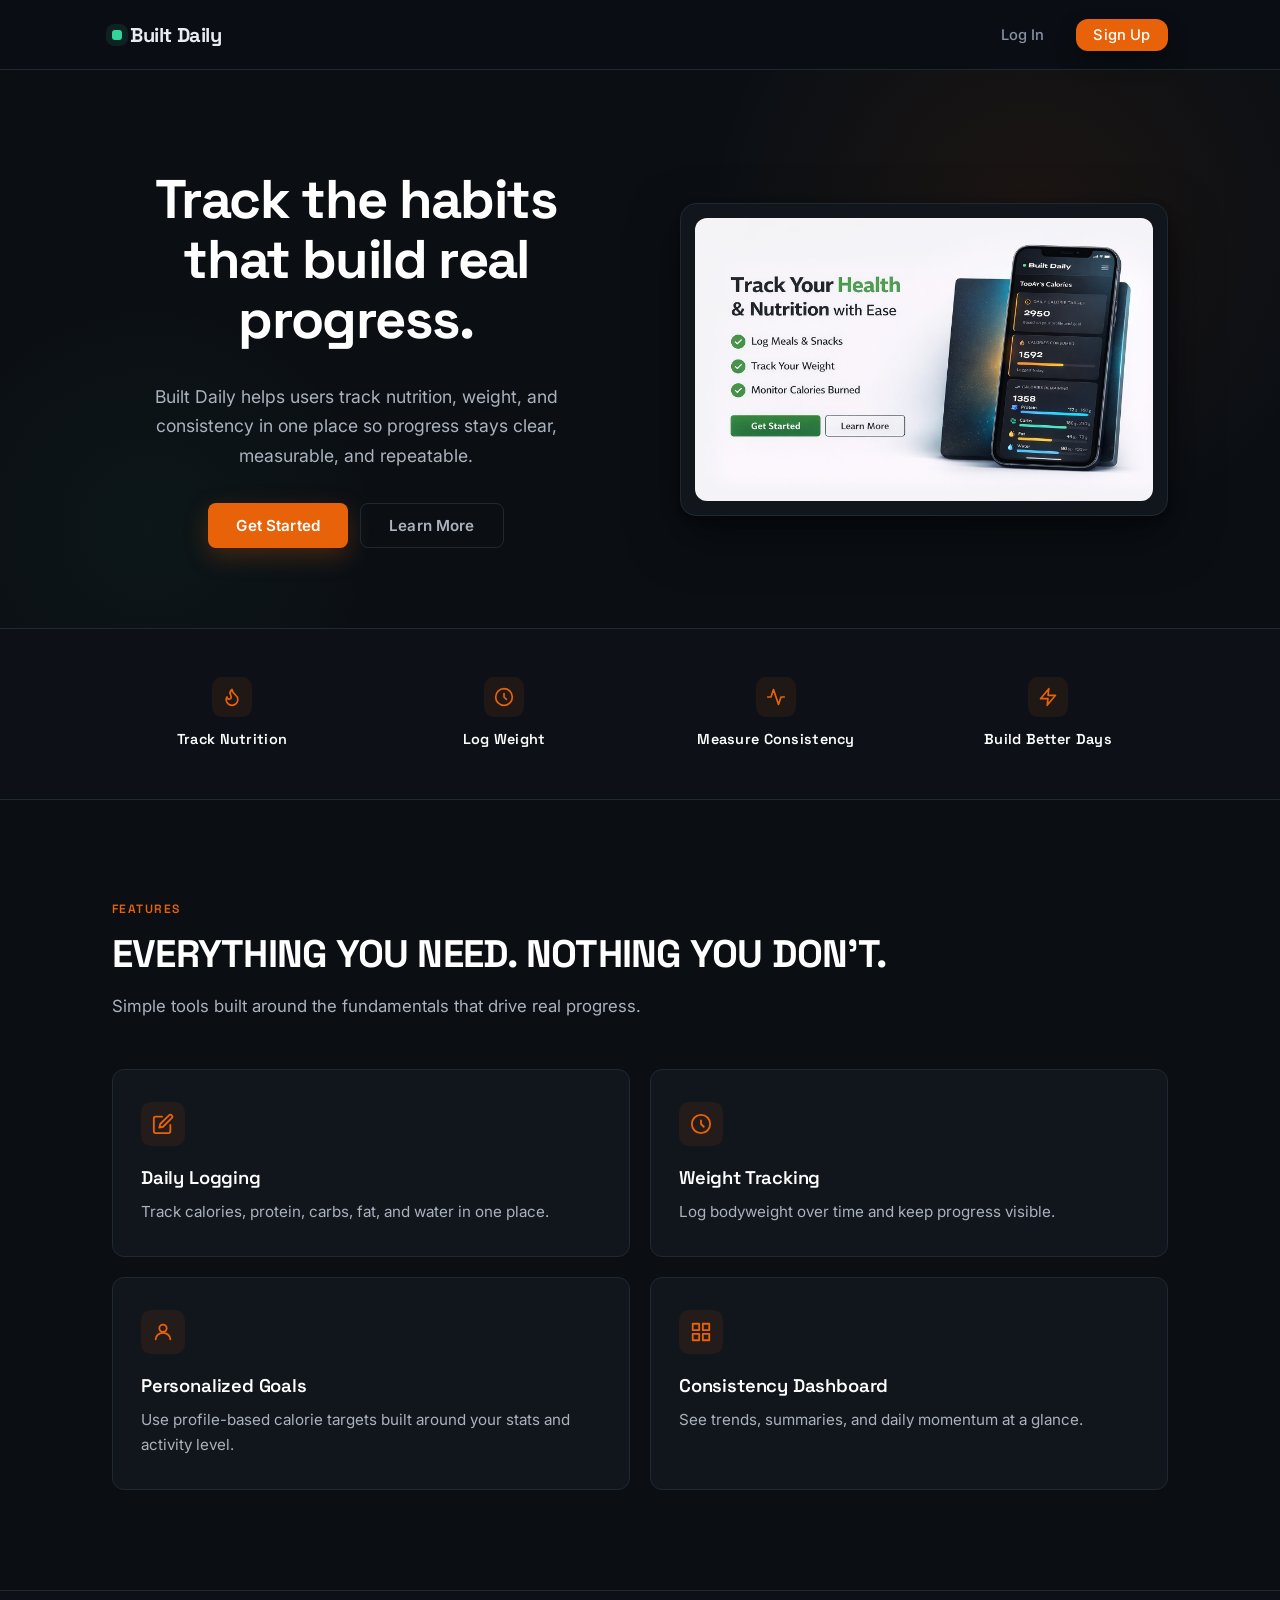
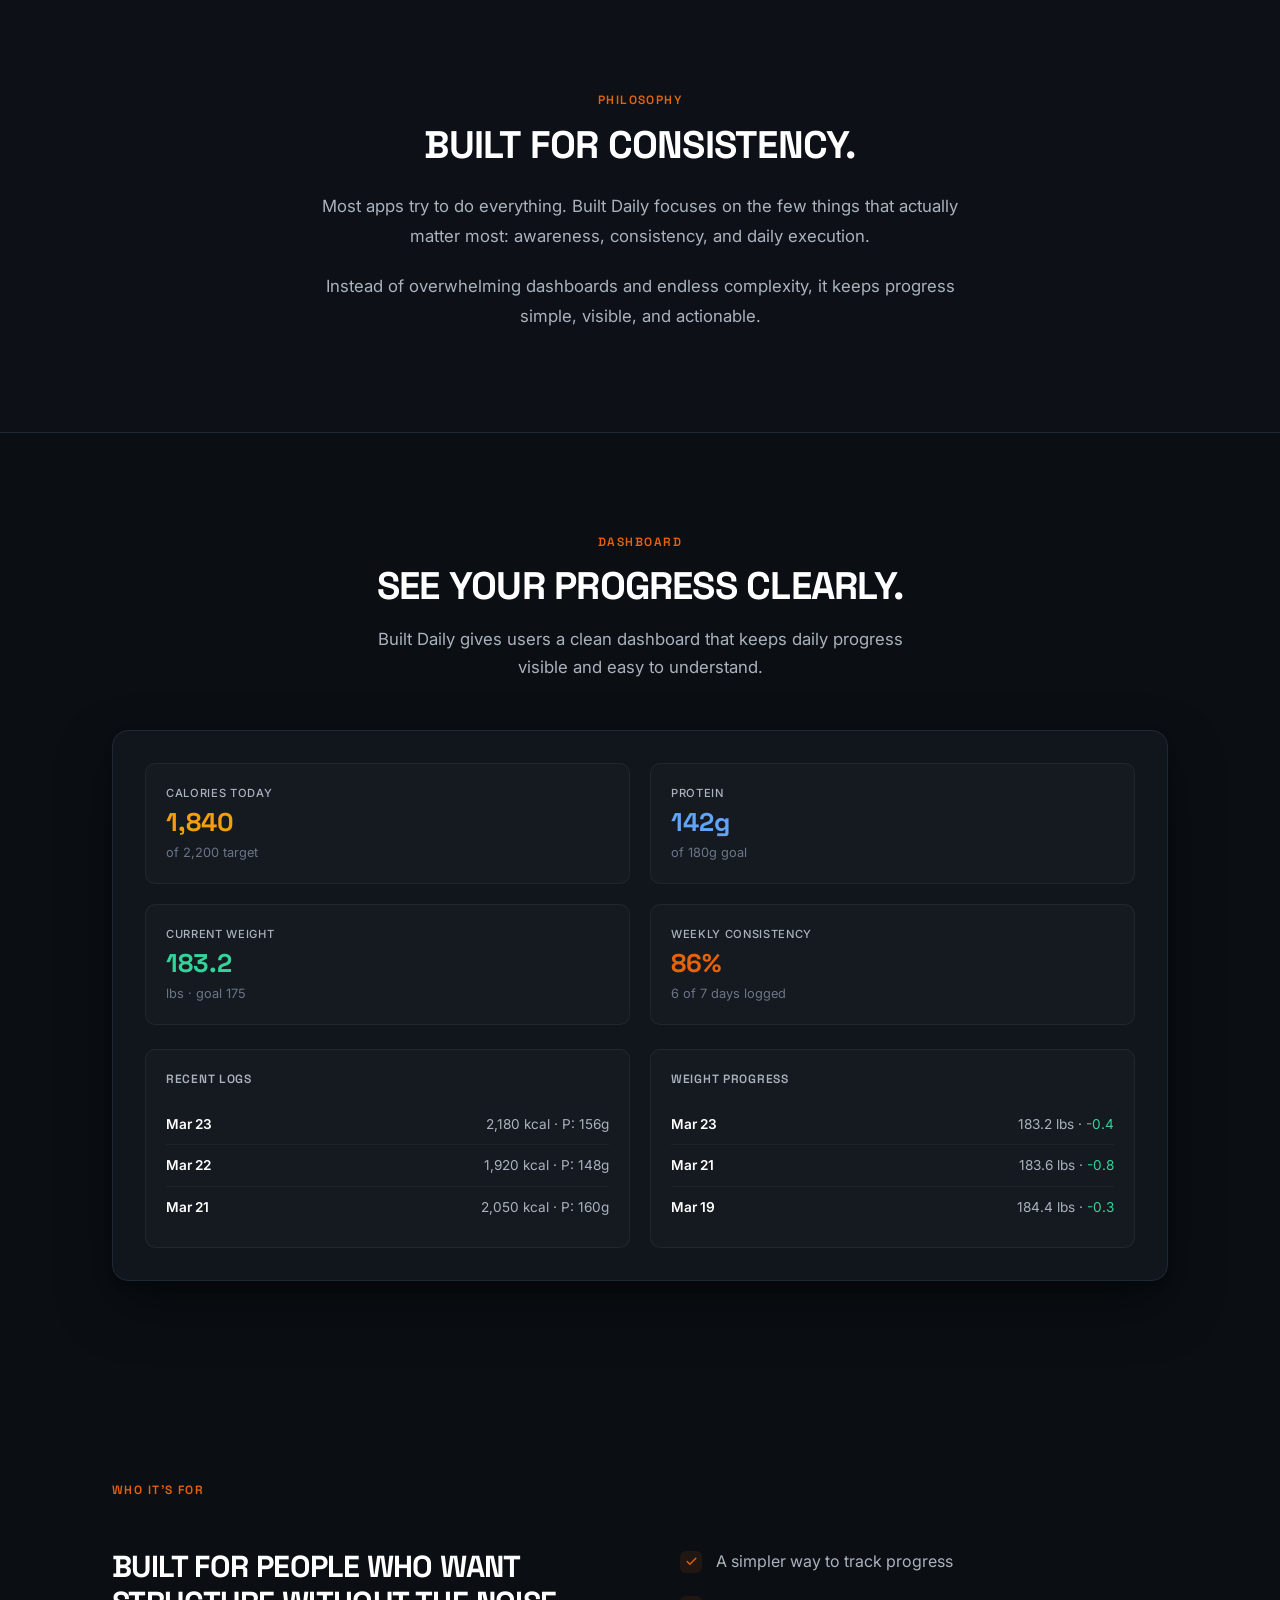
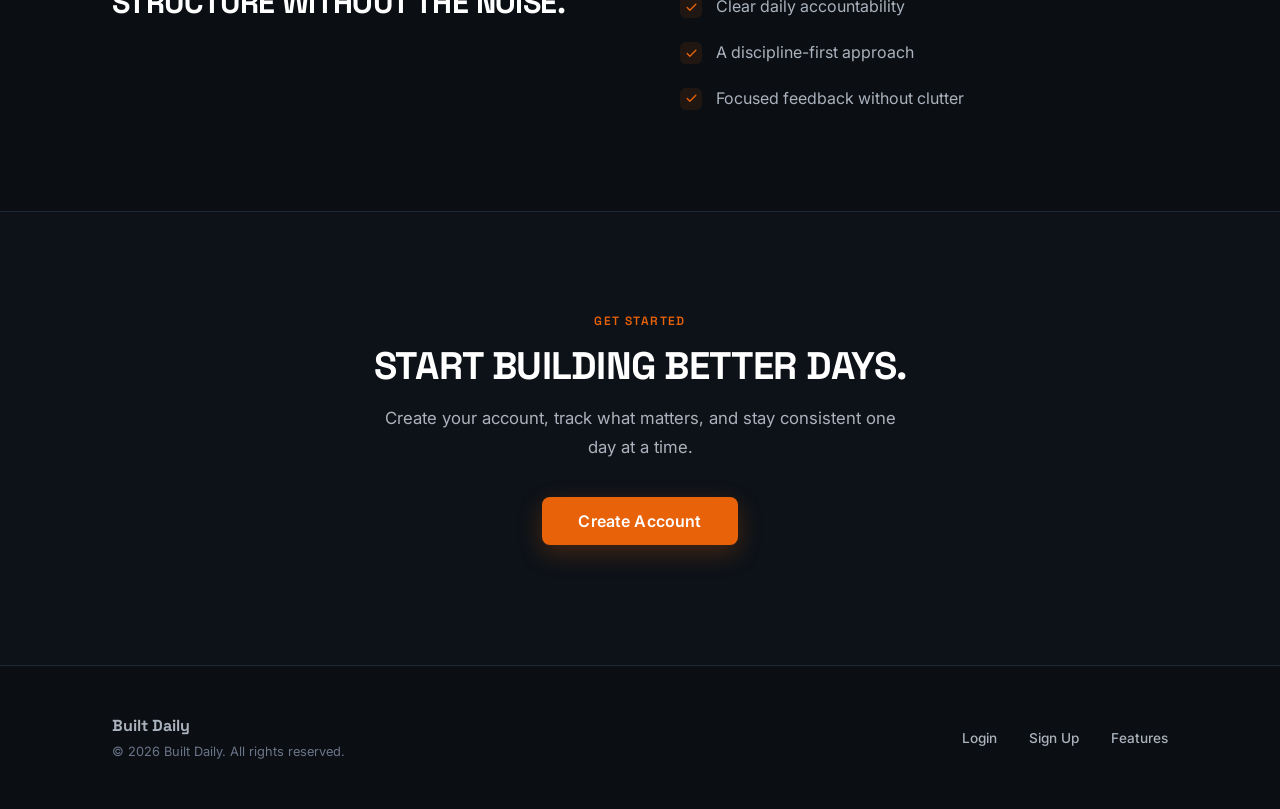
<file: landing.html>
<!DOCTYPE html>
<html lang="en">
<head>
  <meta charset="UTF-8">
  <meta name="viewport" content="width=device-width, initial-scale=1.0">
  <title>Built Daily — Track the Habits That Build Real Progress</title>
  <link rel="stylesheet" href="css/styles.css">
  <style>
    /* ============================================
       LANDING PAGE — Scoped Styles
       Extends the Built Daily design system
       for a full production landing experience.
       ============================================ */

    /* --- Landing color overrides (handoff spec) --- */
    .landing-page {
      --lp-bg: #0B0F14;
      --lp-card: #11161C;
      --lp-text: #FFFFFF;
      --lp-text-secondary: #AAB2BD;
      --lp-accent: #E8620A;
      --lp-accent-hover: #d45808;
      --lp-border: #1F2933;
    }

    .landing-page {
      background: var(--lp-bg);
    }

    /* --- Hero Section --- */
    .lp-hero {
      position: relative;
      padding: 100px 0 80px;
      overflow: hidden;
    }

    .lp-hero::before {
      content: '';
      position: absolute;
      top: -200px;
      right: -100px;
      width: 700px;
      height: 700px;
      background: radial-gradient(circle, rgba(232, 98, 10, 0.08) 0%, transparent 65%);
      pointer-events: none;
    }

    .lp-hero::after {
      content: '';
      position: absolute;
      bottom: -150px;
      left: -100px;
      width: 500px;
      height: 500px;
      background: radial-gradient(circle, rgba(52, 211, 153, 0.04) 0%, transparent 65%);
      pointer-events: none;
    }

    .lp-hero-inner {
      max-width: var(--container-max);
      margin: 0 auto;
      padding: 0 var(--space-lg);
      display: grid;
      grid-template-columns: 1fr 1fr;
      gap: var(--space-2xl);
      align-items: center;
      position: relative;
      z-index: 1;
    }

    .lp-hero-content {
      display: flex;
      flex-direction: column;
      gap: var(--space-lg);
    }

    .lp-hero h1 {
      font-family: var(--font-heading);
      font-size: clamp(2.2rem, 4.5vw, 3.4rem);
      font-weight: 700;
      color: var(--lp-text);
      line-height: 1.1;
      letter-spacing: -0.03em;
    }

    .lp-hero-subtitle {
      font-size: 1.1rem;
      color: var(--lp-text-secondary);
      line-height: 1.7;
      max-width: 480px;
    }

    .lp-hero-ctas {
      display: flex;
      gap: var(--space-sm);
      flex-wrap: wrap;
    }

    .lp-btn-accent {
      display: inline-flex;
      align-items: center;
      justify-content: center;
      gap: 0.5rem;
      font-family: var(--font-body);
      font-weight: 600;
      font-size: 0.95rem;
      padding: 14px 28px;
      border-radius: 8px;
      border: none;
      cursor: pointer;
      text-decoration: none;
      line-height: 1;
      letter-spacing: 0.01em;
      transition: transform 0.15s var(--ease), box-shadow 0.2s var(--ease), background 0.2s var(--ease);
      background: var(--lp-accent);
      color: #ffffff;
      box-shadow: 0 8px 24px rgba(232, 98, 10, 0.25);
    }

    .lp-btn-accent:hover {
      background: var(--lp-accent-hover);
      color: #ffffff;
      transform: translateY(-2px);
      box-shadow: 0 12px 32px rgba(232, 98, 10, 0.35);
    }

    .lp-btn-secondary {
      display: inline-flex;
      align-items: center;
      justify-content: center;
      gap: 0.5rem;
      font-family: var(--font-body);
      font-weight: 600;
      font-size: 0.95rem;
      padding: 14px 28px;
      border-radius: 8px;
      border: 1px solid var(--lp-border);
      cursor: pointer;
      text-decoration: none;
      line-height: 1;
      letter-spacing: 0.01em;
      transition: transform 0.15s var(--ease), border-color 0.2s var(--ease), background 0.2s var(--ease);
      background: transparent;
      color: var(--lp-text-secondary);
    }

    .lp-btn-secondary:hover {
      border-color: rgba(255, 255, 255, 0.2);
      background: rgba(255, 255, 255, 0.03);
      color: var(--lp-text);
      transform: translateY(-2px);
    }

    /* --- Hero Mockup --- */
    .lp-hero-mockup {
      position: relative;
    }

    .lp-mockup-container {
      background: var(--lp-card);
      border: 1px solid var(--lp-border);
      border-radius: 16px;
      padding: 28px;
      box-shadow:
        0 4px 8px rgba(0, 0, 0, 0.3),
        0 20px 50px rgba(0, 0, 0, 0.5);
      position: relative;
    }

    .lp-mockup-header {
      display: flex;
      align-items: center;
      gap: 8px;
      margin-bottom: 24px;
      padding-bottom: 16px;
      border-bottom: 1px solid var(--lp-border);
    }

    .lp-mockup-dot {
      width: 8px;
      height: 8px;
      border-radius: 50%;
      background: rgba(255, 255, 255, 0.12);
    }

    .lp-mockup-dot:first-child { background: #f87171; }
    .lp-mockup-dot:nth-child(2) { background: #fbbf24; }
    .lp-mockup-dot:nth-child(3) { background: #34d399; }

    .lp-mockup-title {
      font-family: var(--font-heading);
      font-size: 0.8rem;
      color: var(--lp-text-secondary);
      margin-left: auto;
      letter-spacing: 0.05em;
      text-transform: uppercase;
    }

    .lp-mockup-grid {
      display: grid;
      grid-template-columns: 1fr 1fr 1fr;
      gap: 14px;
    }

    .lp-mockup-stat {
      background: rgba(255, 255, 255, 0.03);
      border: 1px solid rgba(255, 255, 255, 0.06);
      border-radius: 10px;
      padding: 18px 16px;
      display: flex;
      flex-direction: column;
      gap: 6px;
    }

    .lp-mockup-stat-label {
      font-size: 0.7rem;
      font-weight: 500;
      color: var(--lp-text-secondary);
      text-transform: uppercase;
      letter-spacing: 0.06em;
    }

    .lp-mockup-stat-value {
      font-family: var(--font-heading);
      font-weight: 700;
      font-size: 1.5rem;
      color: var(--lp-text);
      line-height: 1;
    }

    .lp-mockup-stat--calories .lp-mockup-stat-value { color: #f59e0b; }
    .lp-mockup-stat--protein .lp-mockup-stat-value { color: #60a5fa; }
    .lp-mockup-stat--streak .lp-mockup-stat-value { color: #34d399; }

    .lp-mockup-progress {
      margin-top: 6px;
      height: 4px;
      background: rgba(255, 255, 255, 0.06);
      border-radius: 999px;
      overflow: hidden;
    }

    .lp-mockup-progress-fill {
      height: 100%;
      border-radius: 999px;
    }

    .lp-mockup-stat--calories .lp-mockup-progress-fill {
      width: 62%;
      background: #f59e0b;
    }

    .lp-mockup-stat--protein .lp-mockup-progress-fill {
      width: 78%;
      background: #60a5fa;
    }

    .lp-mockup-stat--streak .lp-mockup-progress-fill {
      width: 86%;
      background: #34d399;
    }

    /* --- Mockup image styles --- */
    .lp-mockup-image-wrap {
      padding: 14px;
      overflow: hidden;
    }

    .lp-mockup-image {
      display: block;
      width: 100%;
      height: auto;
      border-radius: 12px;
      object-fit: cover;
    }

    /* Floating glow behind mockup */
    .lp-hero-mockup::before {
      content: '';
      position: absolute;
      top: 50%;
      left: 50%;
      transform: translate(-50%, -50%);
      width: 80%;
      height: 80%;
      background: radial-gradient(circle, rgba(232, 98, 10, 0.06) 0%, transparent 70%);
      pointer-events: none;
      z-index: -1;
    }

    /* --- Value Strip --- */
    .lp-value-strip {
      border-top: 1px solid var(--lp-border);
      border-bottom: 1px solid var(--lp-border);
      padding: 48px 0;
      background: rgba(17, 22, 28, 0.4);
    }

    .lp-value-strip-inner {
      max-width: var(--container-max);
      margin: 0 auto;
      padding: 0 var(--space-lg);
      display: grid;
      grid-template-columns: repeat(4, 1fr);
      gap: var(--space-lg);
      text-align: center;
    }

    .lp-value-item {
      display: flex;
      flex-direction: column;
      align-items: center;
      gap: 12px;
    }

    .lp-value-icon {
      width: 40px;
      height: 40px;
      display: flex;
      align-items: center;
      justify-content: center;
      border-radius: 10px;
      background: rgba(232, 98, 10, 0.08);
      color: var(--lp-accent);
    }

    .lp-value-icon svg {
      width: 20px;
      height: 20px;
      stroke: currentColor;
    }

    .lp-value-text {
      font-family: var(--font-heading);
      font-weight: 600;
      font-size: 0.9rem;
      color: var(--lp-text);
      letter-spacing: 0.02em;
    }

    /* --- Section shared styles --- */
    .lp-section {
      padding: 100px 0;
    }

    .lp-section-inner {
      max-width: var(--container-max);
      margin: 0 auto;
      padding: 0 var(--space-lg);
    }

    .lp-section-label {
      font-family: var(--font-heading);
      font-weight: 600;
      font-size: 0.75rem;
      color: var(--lp-accent);
      text-transform: uppercase;
      letter-spacing: 0.12em;
      margin-bottom: 12px;
    }

    .lp-section-title {
      font-family: var(--font-heading);
      font-weight: 700;
      font-size: clamp(1.6rem, 3.5vw, 2.4rem);
      color: var(--lp-text);
      line-height: 1.15;
      letter-spacing: -0.02em;
      margin-bottom: 16px;
    }

    .lp-section-desc {
      font-size: 1.05rem;
      color: var(--lp-text-secondary);
      line-height: 1.7;
      max-width: 560px;
    }

    /* --- Features Grid --- */
    .lp-features {
      background: var(--lp-bg);
    }

    .lp-features-grid {
      display: grid;
      grid-template-columns: 1fr 1fr;
      gap: 20px;
      margin-top: 48px;
    }

    .lp-feature-card {
      background: var(--lp-card);
      border: 1px solid var(--lp-border);
      border-radius: 12px;
      padding: 32px 28px;
      transition: transform 0.2s var(--ease), border-color 0.2s var(--ease), box-shadow 0.2s var(--ease);
    }

    .lp-feature-card:hover {
      transform: translateY(-3px);
      border-color: rgba(255, 255, 255, 0.12);
      box-shadow: 0 12px 30px rgba(0, 0, 0, 0.35);
    }

    .lp-feature-icon {
      width: 44px;
      height: 44px;
      display: flex;
      align-items: center;
      justify-content: center;
      border-radius: 10px;
      margin-bottom: 20px;
      background: rgba(232, 98, 10, 0.08);
      color: var(--lp-accent);
    }

    .lp-feature-icon svg {
      width: 22px;
      height: 22px;
      stroke: currentColor;
    }

    .lp-feature-title {
      font-family: var(--font-heading);
      font-weight: 600;
      font-size: 1.15rem;
      color: var(--lp-text);
      margin-bottom: 10px;
      letter-spacing: -0.01em;
    }

    .lp-feature-body {
      font-size: 0.95rem;
      color: var(--lp-text-secondary);
      line-height: 1.65;
    }

    /* --- Why Built Daily --- */
    .lp-why {
      background: rgba(17, 22, 28, 0.4);
      border-top: 1px solid var(--lp-border);
      border-bottom: 1px solid var(--lp-border);
      text-align: center;
    }

    .lp-why .lp-section-inner {
      max-width: 720px;
    }

    .lp-why .lp-section-title {
      margin-bottom: 24px;
    }

    .lp-why-body {
      font-size: 1.05rem;
      color: var(--lp-text-secondary);
      line-height: 1.8;
    }

    .lp-why-body + .lp-why-body {
      margin-top: 20px;
    }

    /* --- Product Showcase --- */
    .lp-showcase {
      background: var(--lp-bg);
      text-align: center;
    }

    .lp-showcase .lp-section-desc {
      margin: 0 auto 48px;
    }

    .lp-showcase-container {
      background: var(--lp-card);
      border: 1px solid var(--lp-border);
      border-radius: 16px;
      padding: 32px;
      box-shadow:
        0 4px 8px rgba(0, 0, 0, 0.2),
        0 24px 56px rgba(0, 0, 0, 0.45);
      text-align: left;
    }

    .lp-showcase-grid {
      display: grid;
      grid-template-columns: 1fr 1fr;
      gap: 20px;
      margin-bottom: 24px;
    }

    .lp-showcase-card {
      background: rgba(255, 255, 255, 0.02);
      border: 1px solid rgba(255, 255, 255, 0.05);
      border-radius: 10px;
      padding: 20px;
    }

    .lp-showcase-card-label {
      font-size: 0.7rem;
      font-weight: 500;
      color: var(--lp-text-secondary);
      text-transform: uppercase;
      letter-spacing: 0.06em;
      margin-bottom: 8px;
    }

    .lp-showcase-card-value {
      font-family: var(--font-heading);
      font-weight: 700;
      font-size: 1.6rem;
      color: var(--lp-text);
      line-height: 1;
    }

    .lp-showcase-card-note {
      font-size: 0.8rem;
      color: var(--text-faint);
      margin-top: 6px;
    }

    .lp-showcase-card--cal .lp-showcase-card-value { color: #f59e0b; }
    .lp-showcase-card--macro .lp-showcase-card-value { color: #60a5fa; }
    .lp-showcase-card--weight .lp-showcase-card-value { color: #34d399; }
    .lp-showcase-card--streak .lp-showcase-card-value { color: var(--lp-accent); }

    .lp-showcase-row {
      display: grid;
      grid-template-columns: 1fr 1fr;
      gap: 20px;
    }

    .lp-showcase-logs {
      background: rgba(255, 255, 255, 0.02);
      border: 1px solid rgba(255, 255, 255, 0.05);
      border-radius: 10px;
      padding: 20px;
    }

    .lp-showcase-logs-title {
      font-family: var(--font-heading);
      font-weight: 600;
      font-size: 0.75rem;
      color: var(--lp-text-secondary);
      text-transform: uppercase;
      letter-spacing: 0.06em;
      margin-bottom: 14px;
    }

    .lp-showcase-log-entry {
      display: flex;
      justify-content: space-between;
      align-items: center;
      padding: 10px 0;
      border-bottom: 1px solid rgba(255, 255, 255, 0.04);
      font-size: 0.85rem;
    }

    .lp-showcase-log-entry:last-child {
      border-bottom: none;
    }

    .lp-showcase-log-date {
      color: var(--lp-text);
      font-weight: 600;
    }

    .lp-showcase-log-detail {
      color: var(--lp-text-secondary);
    }

    /* --- Who It's For --- */
    .lp-audience {
      background: var(--lp-bg);
    }

    .lp-audience-grid {
      display: grid;
      grid-template-columns: 1fr 1fr;
      gap: var(--space-2xl);
      align-items: start;
      margin-top: 48px;
    }

    .lp-audience-title {
      font-family: var(--font-heading);
      font-weight: 700;
      font-size: clamp(1.4rem, 3vw, 1.9rem);
      color: var(--lp-text);
      line-height: 1.2;
      letter-spacing: -0.02em;
    }

    .lp-audience-list {
      display: flex;
      flex-direction: column;
      gap: 20px;
    }

    .lp-audience-item {
      display: flex;
      align-items: flex-start;
      gap: 14px;
      font-size: 1rem;
      color: var(--lp-text-secondary);
      line-height: 1.6;
    }

    .lp-audience-check {
      width: 22px;
      height: 22px;
      min-width: 22px;
      display: flex;
      align-items: center;
      justify-content: center;
      border-radius: 6px;
      background: rgba(232, 98, 10, 0.1);
      color: var(--lp-accent);
      margin-top: 2px;
    }

    .lp-audience-check svg {
      width: 13px;
      height: 13px;
      stroke: currentColor;
      stroke-width: 2.5;
    }

    /* --- Final CTA --- */
    .lp-cta {
      background: rgba(17, 22, 28, 0.5);
      border-top: 1px solid var(--lp-border);
      text-align: center;
      padding: 100px 0 120px;
    }

    .lp-cta .lp-section-inner {
      max-width: 600px;
    }

    .lp-cta .lp-section-title {
      margin-bottom: 16px;
    }

    .lp-cta .lp-section-desc {
      margin: 0 auto 36px;
    }

    .lp-cta .lp-btn-accent {
      padding: 16px 36px;
      font-size: 1rem;
    }

    /* --- Landing Footer --- */
    .lp-footer {
      border-top: 1px solid var(--lp-border);
      padding: 48px 0;
      background: var(--lp-bg);
    }

    .lp-footer-inner {
      max-width: var(--container-max);
      margin: 0 auto;
      padding: 0 var(--space-lg);
      display: flex;
      justify-content: space-between;
      align-items: center;
    }

    .lp-footer-left {
      display: flex;
      flex-direction: column;
      gap: 4px;
    }

    .lp-footer-brand {
      font-family: var(--font-heading);
      font-weight: 700;
      font-size: 1rem;
      color: var(--lp-text-secondary);
    }

    .lp-footer-copy {
      font-size: 0.8rem;
      color: var(--text-faint);
    }

    .lp-footer-links {
      display: flex;
      gap: var(--space-lg);
    }

    .lp-footer-links a {
      font-size: 0.85rem;
      font-weight: 500;
      color: var(--lp-text-secondary);
      text-decoration: none;
      transition: color 0.2s var(--ease);
    }

    .lp-footer-links a:hover {
      color: var(--lp-text);
    }

    /* --- Landing Nav override --- */
    .landing-page .site-header {
      background: rgba(11, 15, 20, 0.9);
      height: 70px;
      border-bottom: 1px solid var(--lp-border);
    }

    .landing-page .header-inner {
      height: 70px;
    }

    .landing-page main {
      padding-top: 70px;
    }

    .landing-page .nav-desktop .btn-primary {
      background: var(--lp-accent);
      color: #ffffff;
    }

    .landing-page .nav-desktop .btn-primary:hover {
      background: var(--lp-accent-hover);
      color: #ffffff;
      box-shadow: 0 0 0 4px rgba(232, 98, 10, 0.15);
    }

    /* --- Animations --- */
    .lp-fade-in {
      opacity: 0;
      transform: translateY(20px);
      transition: opacity 0.6s var(--ease), transform 0.6s var(--ease);
    }

    .lp-fade-in.visible {
      opacity: 1;
      transform: translateY(0);
    }

    .lp-fade-in.lp-delay-1 { transition-delay: 0.1s; }
    .lp-fade-in.lp-delay-2 { transition-delay: 0.2s; }
    .lp-fade-in.lp-delay-3 { transition-delay: 0.3s; }
    .lp-fade-in.lp-delay-4 { transition-delay: 0.35s; }

    /* --- Responsive --- */
    @media (max-width: 900px) {
      .lp-hero-inner {
        grid-template-columns: 1fr;
        gap: var(--space-xl);
        text-align: center;
      }

      .lp-hero-subtitle {
        margin: 0 auto;
      }

      .lp-hero-ctas {
        justify-content: center;
      }

      .lp-hero-mockup {
        max-width: 500px;
        margin: 0 auto;
      }

      .lp-value-strip-inner {
        grid-template-columns: repeat(2, 1fr);
        gap: var(--space-md);
      }

      .lp-features-grid {
        grid-template-columns: 1fr;
      }

      .lp-showcase-grid {
        grid-template-columns: 1fr 1fr;
      }

      .lp-showcase-row {
        grid-template-columns: 1fr;
      }

      .lp-audience-grid {
        grid-template-columns: 1fr;
        gap: var(--space-xl);
      }

      .lp-footer-inner {
        flex-direction: column;
        gap: var(--space-lg);
        text-align: center;
      }
    }

    @media (max-width: 580px) {
      .lp-hero {
        padding: 60px 0 60px;
      }

      .lp-hero-ctas {
        flex-direction: column;
        align-items: center;
      }

      .lp-btn-accent,
      .lp-btn-secondary {
        width: 100%;
        max-width: 300px;
        justify-content: center;
      }

      .lp-value-strip-inner {
        grid-template-columns: 1fr 1fr;
      }

      .lp-section {
        padding: 64px 0;
      }

      .lp-mockup-grid {
        grid-template-columns: 1fr;
        gap: 10px;
      }

      .lp-showcase-grid {
        grid-template-columns: 1fr;
      }

      .lp-cta {
        padding: 64px 0 80px;
      }
    }
  </style>
</head>
<body class="landing-page">

  <!-- Header -->
  <header class="site-header">
    <div class="header-inner">
      <a href="landing.html" class="logo">
        <span class="logo-mark"></span>
        Built Daily
      </a>
      <nav class="nav-desktop">
        <a href="login.html">Log In</a>
        <a href="signup.html" class="btn btn-primary btn-sm">Sign Up</a>
      </nav>
      <button class="hamburger" aria-label="Toggle navigation">
        <span></span>
        <span></span>
        <span></span>
      </button>
    </div>
    <nav class="nav-mobile">
      <a href="login.html">Log In</a>
      <a href="signup.html">Sign Up</a>
    </nav>
  </header>

  <!-- Main -->
  <main>

    <!-- ========== SECTION 1: HERO ========== -->
    <section class="lp-hero">
      <div class="lp-hero-inner">
        <div class="lp-hero-content">
          <h1 class="lp-fade-in">Track the habits that build real progress.</h1>
          <p class="lp-hero-subtitle lp-fade-in lp-delay-1">
            Built Daily helps users track nutrition, weight, and consistency in one place so progress stays clear, measurable, and repeatable.
          </p>
          <div class="lp-hero-ctas lp-fade-in lp-delay-2">
            <a href="signup.html" class="lp-btn-accent">Get Started</a>
            <a href="#features" class="lp-btn-secondary">Learn More</a>
          </div>
        </div>

        <div class="lp-hero-mockup lp-fade-in lp-delay-3">
          <div class="lp-mockup-container lp-mockup-image-wrap">
            <img src="images/mock-up.jpg" alt="Built Daily app dashboard" class="lp-mockup-image">
          </div>
        </div>
      </div>
    </section>

    <!-- ========== SECTION 2: VALUE STRIP ========== -->
    <section class="lp-value-strip">
      <div class="lp-value-strip-inner">
        <div class="lp-value-item lp-fade-in">
          <div class="lp-value-icon">
            <svg xmlns="http://www.w3.org/2000/svg" viewBox="0 0 24 24" fill="none" stroke="currentColor" stroke-width="2" stroke-linecap="round" stroke-linejoin="round"><path d="M8.5 14.5A2.5 2.5 0 0 0 11 12c0-1.38-.5-2-1-3-1.072-2.143-.224-4.054 2-6 .5 2.5 2 4.9 4 6.5 2 1.6 3 3.5 3 5.5a7 7 0 1 1-14 0c0-1.153.433-2.294 1-3a2.5 2.5 0 0 0 2.5 2.5z"/></svg>
          </div>
          <span class="lp-value-text">Track Nutrition</span>
        </div>
        <div class="lp-value-item lp-fade-in lp-delay-1">
          <div class="lp-value-icon">
            <svg xmlns="http://www.w3.org/2000/svg" viewBox="0 0 24 24" fill="none" stroke="currentColor" stroke-width="2" stroke-linecap="round" stroke-linejoin="round"><circle cx="12" cy="12" r="10"/><path d="M12 8v4l3 3"/></svg>
          </div>
          <span class="lp-value-text">Log Weight</span>
        </div>
        <div class="lp-value-item lp-fade-in lp-delay-2">
          <div class="lp-value-icon">
            <svg xmlns="http://www.w3.org/2000/svg" viewBox="0 0 24 24" fill="none" stroke="currentColor" stroke-width="2" stroke-linecap="round" stroke-linejoin="round"><polyline points="22 12 18 12 15 21 9 3 6 12 2 12"/></svg>
          </div>
          <span class="lp-value-text">Measure Consistency</span>
        </div>
        <div class="lp-value-item lp-fade-in lp-delay-3">
          <div class="lp-value-icon">
            <svg xmlns="http://www.w3.org/2000/svg" viewBox="0 0 24 24" fill="none" stroke="currentColor" stroke-width="2" stroke-linecap="round" stroke-linejoin="round"><polygon points="13 2 3 14 12 14 11 22 21 10 12 10 13 2"/></svg>
          </div>
          <span class="lp-value-text">Build Better Days</span>
        </div>
      </div>
    </section>

    <!-- ========== SECTION 3: FEATURES ========== -->
    <section id="features" class="lp-section lp-features">
      <div class="lp-section-inner">
        <p class="lp-section-label lp-fade-in">Features</p>
        <h2 class="lp-section-title lp-fade-in">Everything you need. Nothing you don't.</h2>
        <p class="lp-section-desc lp-fade-in">Simple tools built around the fundamentals that drive real progress.</p>

        <div class="lp-features-grid">
          <div class="lp-feature-card lp-fade-in">
            <div class="lp-feature-icon">
              <svg xmlns="http://www.w3.org/2000/svg" viewBox="0 0 24 24" fill="none" stroke="currentColor" stroke-width="2" stroke-linecap="round" stroke-linejoin="round"><path d="M11 4H4a2 2 0 0 0-2 2v14a2 2 0 0 0 2 2h14a2 2 0 0 0 2-2v-7"/><path d="M18.5 2.5a2.121 2.121 0 0 1 3 3L12 15l-4 1 1-4 9.5-9.5z"/></svg>
            </div>
            <h3 class="lp-feature-title">Daily Logging</h3>
            <p class="lp-feature-body">Track calories, protein, carbs, fat, and water in one place.</p>
          </div>

          <div class="lp-feature-card lp-fade-in lp-delay-1">
            <div class="lp-feature-icon">
              <svg xmlns="http://www.w3.org/2000/svg" viewBox="0 0 24 24" fill="none" stroke="currentColor" stroke-width="2" stroke-linecap="round" stroke-linejoin="round"><circle cx="12" cy="12" r="10"/><path d="M12 8v4l3 3"/></svg>
            </div>
            <h3 class="lp-feature-title">Weight Tracking</h3>
            <p class="lp-feature-body">Log bodyweight over time and keep progress visible.</p>
          </div>

          <div class="lp-feature-card lp-fade-in lp-delay-2">
            <div class="lp-feature-icon">
              <svg xmlns="http://www.w3.org/2000/svg" viewBox="0 0 24 24" fill="none" stroke="currentColor" stroke-width="2" stroke-linecap="round" stroke-linejoin="round"><circle cx="12" cy="8" r="4"/><path d="M4 20c0-4 3.6-7 8-7s8 3 8 7"/></svg>
            </div>
            <h3 class="lp-feature-title">Personalized Goals</h3>
            <p class="lp-feature-body">Use profile-based calorie targets built around your stats and activity level.</p>
          </div>

          <div class="lp-feature-card lp-fade-in lp-delay-3">
            <div class="lp-feature-icon">
              <svg xmlns="http://www.w3.org/2000/svg" viewBox="0 0 24 24" fill="none" stroke="currentColor" stroke-width="2" stroke-linecap="round" stroke-linejoin="round"><rect x="3" y="3" width="7" height="7"/><rect x="14" y="3" width="7" height="7"/><rect x="14" y="14" width="7" height="7"/><rect x="3" y="14" width="7" height="7"/></svg>
            </div>
            <h3 class="lp-feature-title">Consistency Dashboard</h3>
            <p class="lp-feature-body">See trends, summaries, and daily momentum at a glance.</p>
          </div>
        </div>
      </div>
    </section>

    <!-- ========== SECTION 4: WHY BUILT DAILY ========== -->
    <section class="lp-section lp-why">
      <div class="lp-section-inner">
        <p class="lp-section-label lp-fade-in">Philosophy</p>
        <h2 class="lp-section-title lp-fade-in">Built for consistency.</h2>
        <p class="lp-why-body lp-fade-in lp-delay-1">
          Most apps try to do everything. Built Daily focuses on the few things that actually matter most: awareness, consistency, and daily execution.
        </p>
        <p class="lp-why-body lp-fade-in lp-delay-2">
          Instead of overwhelming dashboards and endless complexity, it keeps progress simple, visible, and actionable.
        </p>
      </div>
    </section>

    <!-- ========== SECTION 5: PRODUCT SHOWCASE ========== -->
    <section class="lp-section lp-showcase">
      <div class="lp-section-inner">
        <p class="lp-section-label lp-fade-in">Dashboard</p>
        <h2 class="lp-section-title lp-fade-in">See your progress clearly.</h2>
        <p class="lp-section-desc lp-fade-in">
          Built Daily gives users a clean dashboard that keeps daily progress visible and easy to understand.
        </p>

        <div class="lp-showcase-container lp-fade-in">
          <div class="lp-showcase-grid">
            <div class="lp-showcase-card lp-showcase-card--cal">
              <p class="lp-showcase-card-label">Calories Today</p>
              <p class="lp-showcase-card-value">1,840</p>
              <p class="lp-showcase-card-note">of 2,200 target</p>
            </div>
            <div class="lp-showcase-card lp-showcase-card--macro">
              <p class="lp-showcase-card-label">Protein</p>
              <p class="lp-showcase-card-value">142g</p>
              <p class="lp-showcase-card-note">of 180g goal</p>
            </div>
            <div class="lp-showcase-card lp-showcase-card--weight">
              <p class="lp-showcase-card-label">Current Weight</p>
              <p class="lp-showcase-card-value">183.2</p>
              <p class="lp-showcase-card-note">lbs &middot; goal 175</p>
            </div>
            <div class="lp-showcase-card lp-showcase-card--streak">
              <p class="lp-showcase-card-label">Weekly Consistency</p>
              <p class="lp-showcase-card-value">86%</p>
              <p class="lp-showcase-card-note">6 of 7 days logged</p>
            </div>
          </div>

          <div class="lp-showcase-row">
            <div class="lp-showcase-logs">
              <p class="lp-showcase-logs-title">Recent Logs</p>
              <div class="lp-showcase-log-entry">
                <span class="lp-showcase-log-date">Mar 23</span>
                <span class="lp-showcase-log-detail">2,180 kcal &middot; P: 156g</span>
              </div>
              <div class="lp-showcase-log-entry">
                <span class="lp-showcase-log-date">Mar 22</span>
                <span class="lp-showcase-log-detail">1,920 kcal &middot; P: 148g</span>
              </div>
              <div class="lp-showcase-log-entry">
                <span class="lp-showcase-log-date">Mar 21</span>
                <span class="lp-showcase-log-detail">2,050 kcal &middot; P: 160g</span>
              </div>
            </div>
            <div class="lp-showcase-logs">
              <p class="lp-showcase-logs-title">Weight Progress</p>
              <div class="lp-showcase-log-entry">
                <span class="lp-showcase-log-date">Mar 23</span>
                <span class="lp-showcase-log-detail">183.2 lbs &middot; <span style="color: #34d399;">-0.4</span></span>
              </div>
              <div class="lp-showcase-log-entry">
                <span class="lp-showcase-log-date">Mar 21</span>
                <span class="lp-showcase-log-detail">183.6 lbs &middot; <span style="color: #34d399;">-0.8</span></span>
              </div>
              <div class="lp-showcase-log-entry">
                <span class="lp-showcase-log-date">Mar 19</span>
                <span class="lp-showcase-log-detail">184.4 lbs &middot; <span style="color: #34d399;">-0.3</span></span>
              </div>
            </div>
          </div>
        </div>
      </div>
    </section>

    <!-- ========== SECTION 6: WHO IT'S FOR ========== -->
    <section class="lp-section lp-audience">
      <div class="lp-section-inner">
        <p class="lp-section-label lp-fade-in">Who It's For</p>
        <div class="lp-audience-grid">
          <h2 class="lp-audience-title lp-fade-in">
            Built for people who want structure without the noise.
          </h2>
          <div class="lp-audience-list lp-fade-in lp-delay-1">
            <div class="lp-audience-item">
              <span class="lp-audience-check">
                <svg xmlns="http://www.w3.org/2000/svg" viewBox="0 0 24 24" fill="none" stroke="currentColor" stroke-linecap="round" stroke-linejoin="round"><polyline points="20 6 9 17 4 12"/></svg>
              </span>
              <span>A simpler way to track progress</span>
            </div>
            <div class="lp-audience-item">
              <span class="lp-audience-check">
                <svg xmlns="http://www.w3.org/2000/svg" viewBox="0 0 24 24" fill="none" stroke="currentColor" stroke-linecap="round" stroke-linejoin="round"><polyline points="20 6 9 17 4 12"/></svg>
              </span>
              <span>Clear daily accountability</span>
            </div>
            <div class="lp-audience-item">
              <span class="lp-audience-check">
                <svg xmlns="http://www.w3.org/2000/svg" viewBox="0 0 24 24" fill="none" stroke="currentColor" stroke-linecap="round" stroke-linejoin="round"><polyline points="20 6 9 17 4 12"/></svg>
              </span>
              <span>A discipline-first approach</span>
            </div>
            <div class="lp-audience-item">
              <span class="lp-audience-check">
                <svg xmlns="http://www.w3.org/2000/svg" viewBox="0 0 24 24" fill="none" stroke="currentColor" stroke-linecap="round" stroke-linejoin="round"><polyline points="20 6 9 17 4 12"/></svg>
              </span>
              <span>Focused feedback without clutter</span>
            </div>
          </div>
        </div>
      </div>
    </section>

    <!-- ========== SECTION 7: FINAL CTA ========== -->
    <section class="lp-cta">
      <div class="lp-section-inner">
        <p class="lp-section-label lp-fade-in">Get Started</p>
        <h2 class="lp-section-title lp-fade-in">Start building better days.</h2>
        <p class="lp-section-desc lp-fade-in lp-delay-1">
          Create your account, track what matters, and stay consistent one day at a time.
        </p>
        <div class="lp-fade-in lp-delay-2">
          <a href="signup.html" class="lp-btn-accent">Create Account</a>
        </div>
      </div>
    </section>

  </main>

  <!-- Footer -->
  <footer class="lp-footer">
    <div class="lp-footer-inner">
      <div class="lp-footer-left">
        <span class="lp-footer-brand">Built Daily</span>
        <span class="lp-footer-copy">&copy; 2026 Built Daily. All rights reserved.</span>
      </div>
      <nav class="lp-footer-links">
        <a href="login.html">Login</a>
        <a href="signup.html">Sign Up</a>
        <a href="#features">Features</a>
      </nav>
    </div>
  </footer>

  <script src="js/nav.js"></script>
  <script>
    // Scroll-triggered fade-in animations
    (function () {
      const els = document.querySelectorAll('.lp-fade-in');
      if (!els.length) return;

      const observer = new IntersectionObserver(
        (entries) => {
          entries.forEach((entry) => {
            if (entry.isIntersecting) {
              entry.target.classList.add('visible');
              observer.unobserve(entry.target);
            }
          });
        },
        { threshold: 0.15, rootMargin: '0px 0px -40px 0px' }
      );

      els.forEach((el) => observer.observe(el));
    })();
  </script>
</body>
</html>
</file>
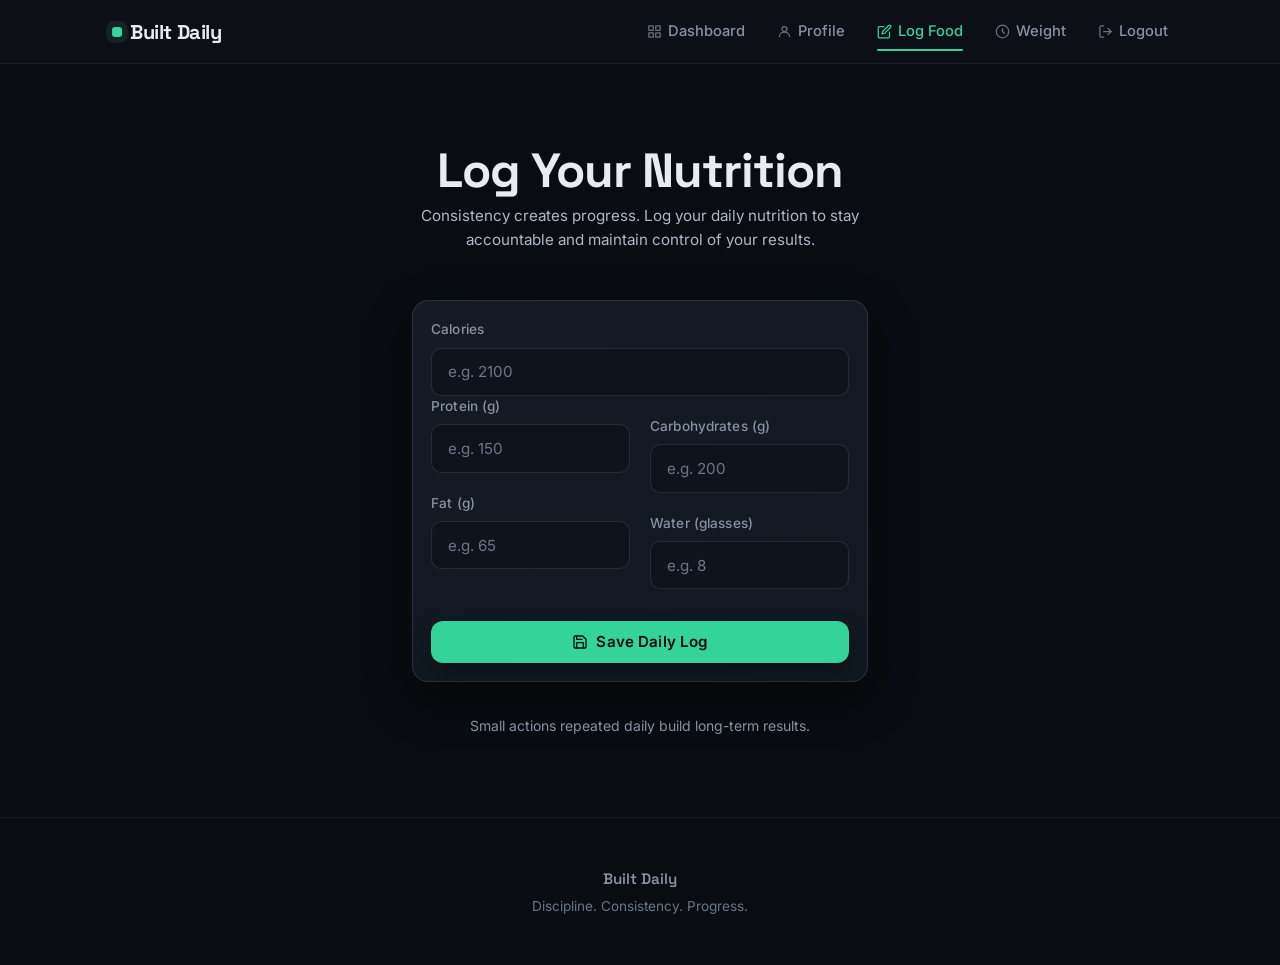
<file: log.html>
<!DOCTYPE html>
<html lang="en">
<head>
  <meta charset="UTF-8">
  <meta name="viewport" content="width=device-width, initial-scale=1.0">
  <title>Log Your Nutrition — Built Daily</title>
  <link rel="stylesheet" href="css/styles.css">
</head>
<body>

  <!-- Header (Authenticated Nav) -->
  <header class="site-header">
    <div class="header-inner">
      <a href="dashboard.html" class="logo">
        <span class="logo-mark"></span>
        Built Daily
      </a>
      <nav class="nav-desktop">
        <a href="dashboard.html">
          <svg xmlns="http://www.w3.org/2000/svg" width="15" height="15" viewBox="0 0 24 24" fill="none" stroke="currentColor" stroke-width="2" stroke-linecap="round" stroke-linejoin="round"><rect x="3" y="3" width="7" height="7"/><rect x="14" y="3" width="7" height="7"/><rect x="14" y="14" width="7" height="7"/><rect x="3" y="14" width="7" height="7"/></svg>
          Dashboard
        </a>
        <a href="profile.html">
          <svg xmlns="http://www.w3.org/2000/svg" width="15" height="15" viewBox="0 0 24 24" fill="none" stroke="currentColor" stroke-width="2" stroke-linecap="round" stroke-linejoin="round"><circle cx="12" cy="8" r="4"/><path d="M4 20c0-4 3.6-7 8-7s8 3 8 7"/></svg>
          Profile
        </a>
        <a href="log.html" class="active">
          <svg xmlns="http://www.w3.org/2000/svg" width="15" height="15" viewBox="0 0 24 24" fill="none" stroke="currentColor" stroke-width="2" stroke-linecap="round" stroke-linejoin="round"><path d="M11 4H4a2 2 0 0 0-2 2v14a2 2 0 0 0 2 2h14a2 2 0 0 0 2-2v-7"/><path d="M18.5 2.5a2.121 2.121 0 0 1 3 3L12 15l-4 1 1-4 9.5-9.5z"/></svg>
          Log Food
        </a>
        <a href="weight.html">
          <svg xmlns="http://www.w3.org/2000/svg" width="15" height="15" viewBox="0 0 24 24" fill="none" stroke="currentColor" stroke-width="2" stroke-linecap="round" stroke-linejoin="round"><circle cx="12" cy="12" r="10"/><path d="M12 8v4l3 3"/></svg>
          Weight
        </a>
        <a href="#" id="logout-btn">
          <svg xmlns="http://www.w3.org/2000/svg" width="15" height="15" viewBox="0 0 24 24" fill="none" stroke="currentColor" stroke-width="2" stroke-linecap="round" stroke-linejoin="round"><path d="M9 21H5a2 2 0 0 1-2-2V5a2 2 0 0 1 2-2h4"/><polyline points="16 17 21 12 16 7"/><line x1="21" y1="12" x2="9" y2="12"/></svg>
          Logout
        </a>
      </nav>
      <button class="hamburger" aria-label="Toggle navigation">
        <span></span>
        <span></span>
        <span></span>
      </button>
    </div>
    <nav class="nav-mobile">
      <a href="dashboard.html">
        <svg xmlns="http://www.w3.org/2000/svg" width="18" height="18" viewBox="0 0 24 24" fill="none" stroke="currentColor" stroke-width="2" stroke-linecap="round" stroke-linejoin="round"><rect x="3" y="3" width="7" height="7"/><rect x="14" y="3" width="7" height="7"/><rect x="14" y="14" width="7" height="7"/><rect x="3" y="14" width="7" height="7"/></svg>
        Dashboard
      </a>
      <a href="profile.html">
        <svg xmlns="http://www.w3.org/2000/svg" width="18" height="18" viewBox="0 0 24 24" fill="none" stroke="currentColor" stroke-width="2" stroke-linecap="round" stroke-linejoin="round"><circle cx="12" cy="8" r="4"/><path d="M4 20c0-4 3.6-7 8-7s8 3 8 7"/></svg>
        Profile
      </a>
      <a href="log.html" class="active">
        <svg xmlns="http://www.w3.org/2000/svg" width="18" height="18" viewBox="0 0 24 24" fill="none" stroke="currentColor" stroke-width="2" stroke-linecap="round" stroke-linejoin="round"><path d="M11 4H4a2 2 0 0 0-2 2v14a2 2 0 0 0 2 2h14a2 2 0 0 0 2-2v-7"/><path d="M18.5 2.5a2.121 2.121 0 0 1 3 3L12 15l-4 1 1-4 9.5-9.5z"/></svg>
        Log Food
      </a>
      <a href="weight.html">
        <svg xmlns="http://www.w3.org/2000/svg" width="18" height="18" viewBox="0 0 24 24" fill="none" stroke="currentColor" stroke-width="2" stroke-linecap="round" stroke-linejoin="round"><circle cx="12" cy="12" r="10"/><path d="M12 8v4l3 3"/></svg>
        Weight
      </a>
      <a href="#" id="logout-btn-mobile">
        <svg xmlns="http://www.w3.org/2000/svg" width="18" height="18" viewBox="0 0 24 24" fill="none" stroke="currentColor" stroke-width="2" stroke-linecap="round" stroke-linejoin="round"><path d="M9 21H5a2 2 0 0 1-2-2V5a2 2 0 0 1 2-2h4"/><polyline points="16 17 21 12 16 7"/><line x1="21" y1="12" x2="9" y2="12"/></svg>
        Logout
      </a>
    </nav>
  </header>

  <!-- Main -->
  <main>
    <div class="log-wrapper">
      <div class="log-card">
        <h1 class="page-title animate-in">Log Your Nutrition</h1>
        <p class="page-subtitle animate-in delay-1">
          Consistency creates progress.
          Log your daily nutrition to stay accountable and maintain control of your results.
        </p>

        <p class="calorie-target-info animate-in delay-1" id="calorie-target-info"></p>

        <div class="card card-elevated animate-in delay-2">
          <div id="log-alert" class="alert"></div>

          <form id="log-form">
            <div class="form-group form-group--calories">
              <label for="log-calories" class="form-label">Calories</label>
              <input type="number" id="log-calories" class="form-input" placeholder="e.g. 2100" min="0" required>
            </div>

            <div class="form-row">
              <div class="form-group form-group--protein">
                <label for="log-protein" class="form-label">Protein (g)</label>
                <input type="number" id="log-protein" class="form-input" placeholder="e.g. 150" min="0" step="0.1" required>
              </div>

              <div class="form-group form-group--carbs">
                <label for="log-carbs" class="form-label">Carbohydrates (g)</label>
                <input type="number" id="log-carbs" class="form-input" placeholder="e.g. 200" min="0" step="0.1" required>
              </div>
            </div>

            <div class="form-row">
              <div class="form-group form-group--fat">
                <label for="log-fat" class="form-label">Fat (g)</label>
                <input type="number" id="log-fat" class="form-input" placeholder="e.g. 65" min="0" step="0.1" required>
              </div>

              <div class="form-group form-group--water">
                <label for="log-water" class="form-label">Water (glasses)</label>
                <input type="number" id="log-water" class="form-input" placeholder="e.g. 8" min="0" step="0.1" required>
              </div>
            </div>

            <div class="form-group" style="margin-top: var(--space-lg);">
              <button type="submit" class="btn btn-primary btn-full">
                <svg xmlns="http://www.w3.org/2000/svg" width="16" height="16" viewBox="0 0 24 24" fill="none" stroke="currentColor" stroke-width="2" stroke-linecap="round" stroke-linejoin="round"><path d="M19 21H5a2 2 0 0 1-2-2V5a2 2 0 0 1 2-2h11l5 5v11a2 2 0 0 1-2 2z"/><polyline points="17 21 17 13 7 13 7 21"/><polyline points="7 3 7 8 15 8"/></svg>
                Save Daily Log
              </button>
            </div>
          </form>

          <p class="calories-remaining-info" id="calories-remaining" style="display:none;"></p>
        </div>

        <p class="form-helper-bottom text-muted animate-in delay-3">
          Small actions repeated daily build long-term results.
        </p>
      </div>
    </div>
  </main>

  <!-- Footer -->
  <footer class="site-footer">
    <p class="footer-name">Built Daily</p>
    <p class="footer-note">Discipline. Consistency. Progress.</p>
  </footer>

  <script src="js/nav.js"></script>
  <script type="module" src="js/log.js"></script>
  <script type="module" src="js/auth.js"></script>
</body>
</html>
</file>
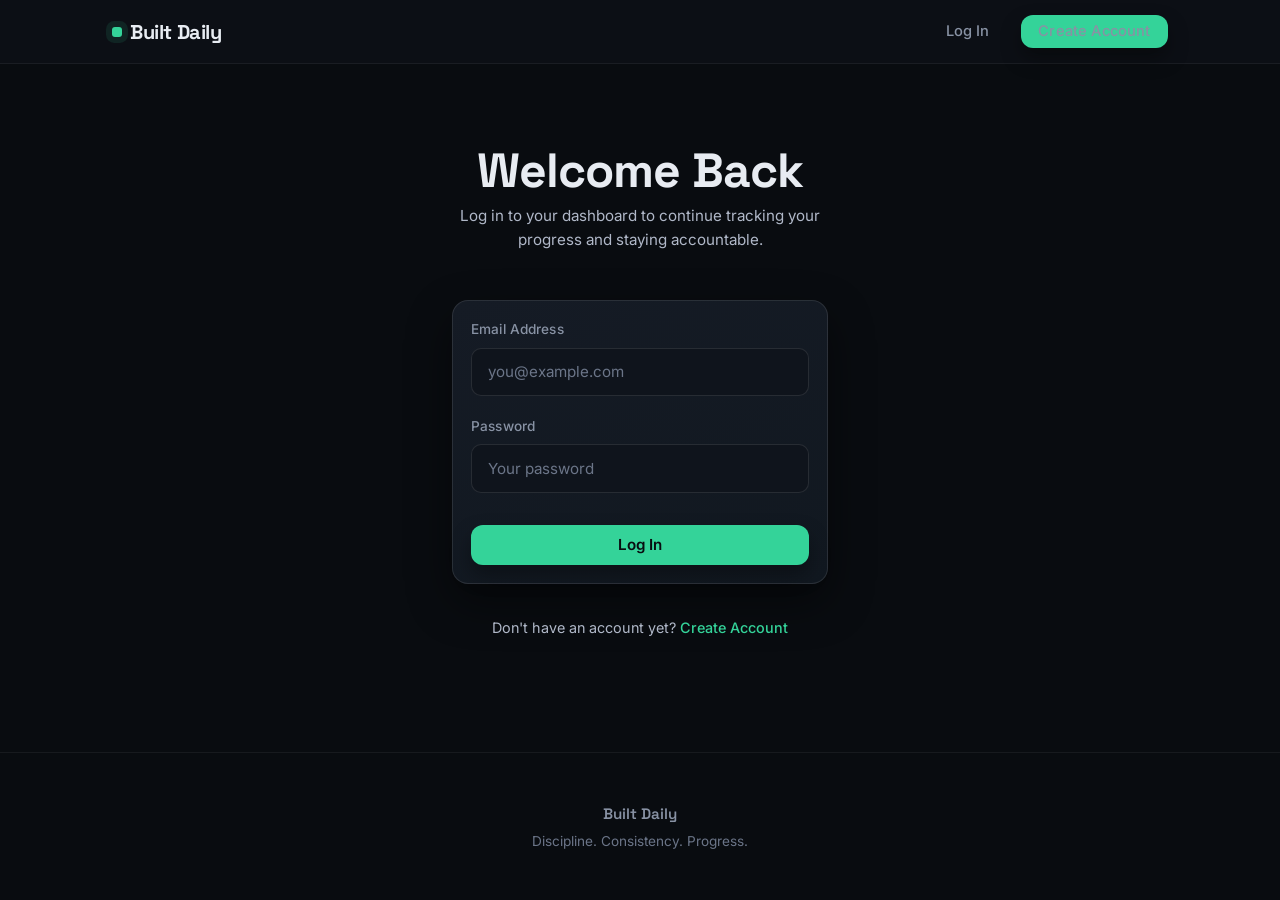
<file: login.html>
<!DOCTYPE html>
<html lang="en">
<head>
  <meta charset="UTF-8">
  <meta name="viewport" content="width=device-width, initial-scale=1.0">
  <title>Welcome Back — Built Daily</title>
  <link rel="stylesheet" href="css/styles.css">
</head>
<body>

  <!-- Header -->
  <header class="site-header">
    <div class="header-inner">
      <a href="index.html" class="logo">
        <span class="logo-mark"></span>
        Built Daily
      </a>
      <nav class="nav-desktop">
        <a href="login.html">Log In</a>
        <a href="signup.html" class="btn btn-primary btn-sm">Create Account</a>
      </nav>
      <button class="hamburger" aria-label="Toggle navigation">
        <span></span>
        <span></span>
        <span></span>
      </button>
    </div>
    <nav class="nav-mobile">
      <a href="login.html" class="active">Log In</a>
      <a href="signup.html">Create Account</a>
    </nav>
  </header>

  <!-- Main -->
  <main>
    <div class="auth-wrapper">
      <div class="auth-card">
        <h1 class="page-title animate-in">Welcome Back</h1>
        <p class="page-subtitle animate-in delay-1">
          Log in to your dashboard to continue tracking your progress and staying accountable.
        </p>

        <div class="card card-elevated animate-in delay-2">
          <div id="login-alert" class="alert"></div>

          <form id="login-form">
            <div class="form-group">
              <label for="email" class="form-label">Email Address</label>
              <input type="email" id="email" class="form-input" placeholder="you@example.com" required>
            </div>

            <div class="form-group">
              <label for="password" class="form-label">Password</label>
              <input type="password" id="password" class="form-input" placeholder="Your password" required>
            </div>

            <div class="form-group" style="margin-top: var(--space-lg);">
              <button type="submit" class="btn btn-primary btn-full">Log In</button>
            </div>
          </form>
        </div>

        <p class="auth-footer animate-in delay-3">
          Don't have an account yet? <a href="signup.html">Create Account</a>
        </p>
      </div>
    </div>
  </main>

  <!-- Footer -->
  <footer class="site-footer">
    <p class="footer-name">Built Daily</p>
    <p class="footer-note">Discipline. Consistency. Progress.</p>
  </footer>

  <script src="js/nav.js"></script>
  <script type="module" src="js/auth.js"></script>
  <script type="module">
    import { redirectIfLoggedIn } from './js/auth.js';
    redirectIfLoggedIn();
  </script>
</body>
</html>
</file>
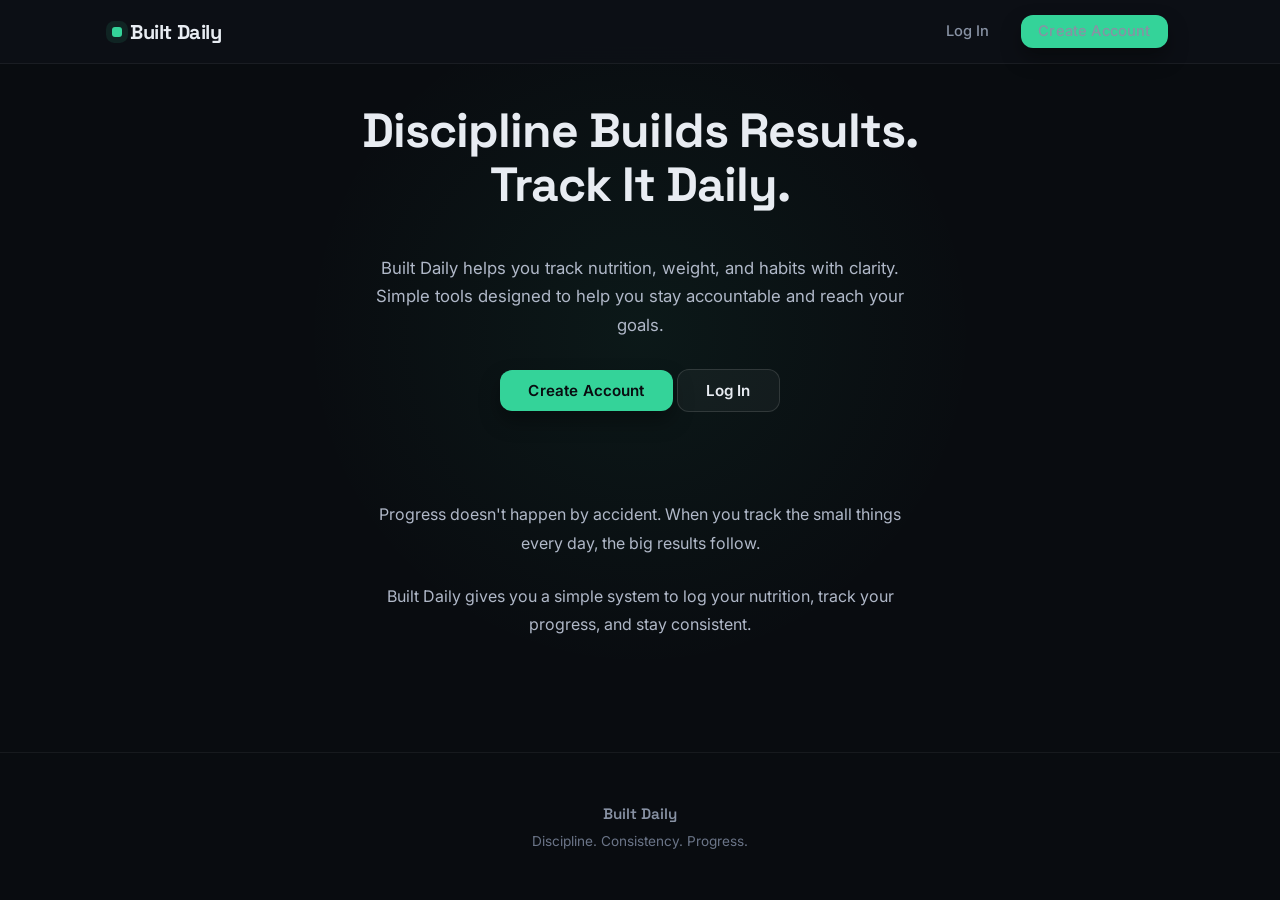
<file: old-index.html>
<!DOCTYPE html>
<html lang="en">
<head>
  <meta charset="UTF-8">
  <meta name="viewport" content="width=device-width, initial-scale=1.0">
  <title>Built Daily — Discipline Builds Results</title>
  <link rel="stylesheet" href="css/styles.css">
</head>
<body>

  <!-- Header -->
  <header class="site-header">
    <div class="header-inner">
      <a href="index.html" class="logo">
        <span class="logo-mark"></span>
        Built Daily
      </a>
      <nav class="nav-desktop">
        <a href="login.html">Log In</a>
        <a href="signup.html" class="btn btn-primary btn-sm">Create Account</a>
      </nav>
      <button class="hamburger" aria-label="Toggle navigation">
        <span></span>
        <span></span>
        <span></span>
      </button>
    </div>
    <nav class="nav-mobile">
      <a href="login.html">Log In</a>
      <a href="signup.html">Create Account</a>
    </nav>
  </header>

  <!-- Main -->
  <main>
    <section class="hero container">
      <h1 class="animate-in">Discipline Builds Results.<br>Track It Daily.</h1>
      <p class="hero-subtitle animate-in delay-1">
        Built Daily helps you track nutrition, weight, and habits with clarity.
        Simple tools designed to help you stay accountable and reach your goals.
      </p>
      <div class="hero-ctas animate-in delay-2">
        <a href="signup.html" class="btn btn-primary">Create Account</a>
        <a href="login.html" class="btn btn-ghost">Log In</a>
      </div>
    </section>

    <section class="landing-section container">
      <div class="animate-in delay-3">
        <p>
          Progress doesn't happen by accident.
          When you track the small things every day, the big results follow.
        </p>
        <br>
        <p>
          Built Daily gives you a simple system to log your nutrition,
          track your progress, and stay consistent.
        </p>
      </div>
    </section>
  </main>

  <!-- Footer -->
  <footer class="site-footer">
    <p class="footer-name">Built Daily</p>
    <p class="footer-note">Discipline. Consistency. Progress.</p>
  </footer>

  <script src="js/nav.js"></script>
</body>
</html>
</file>
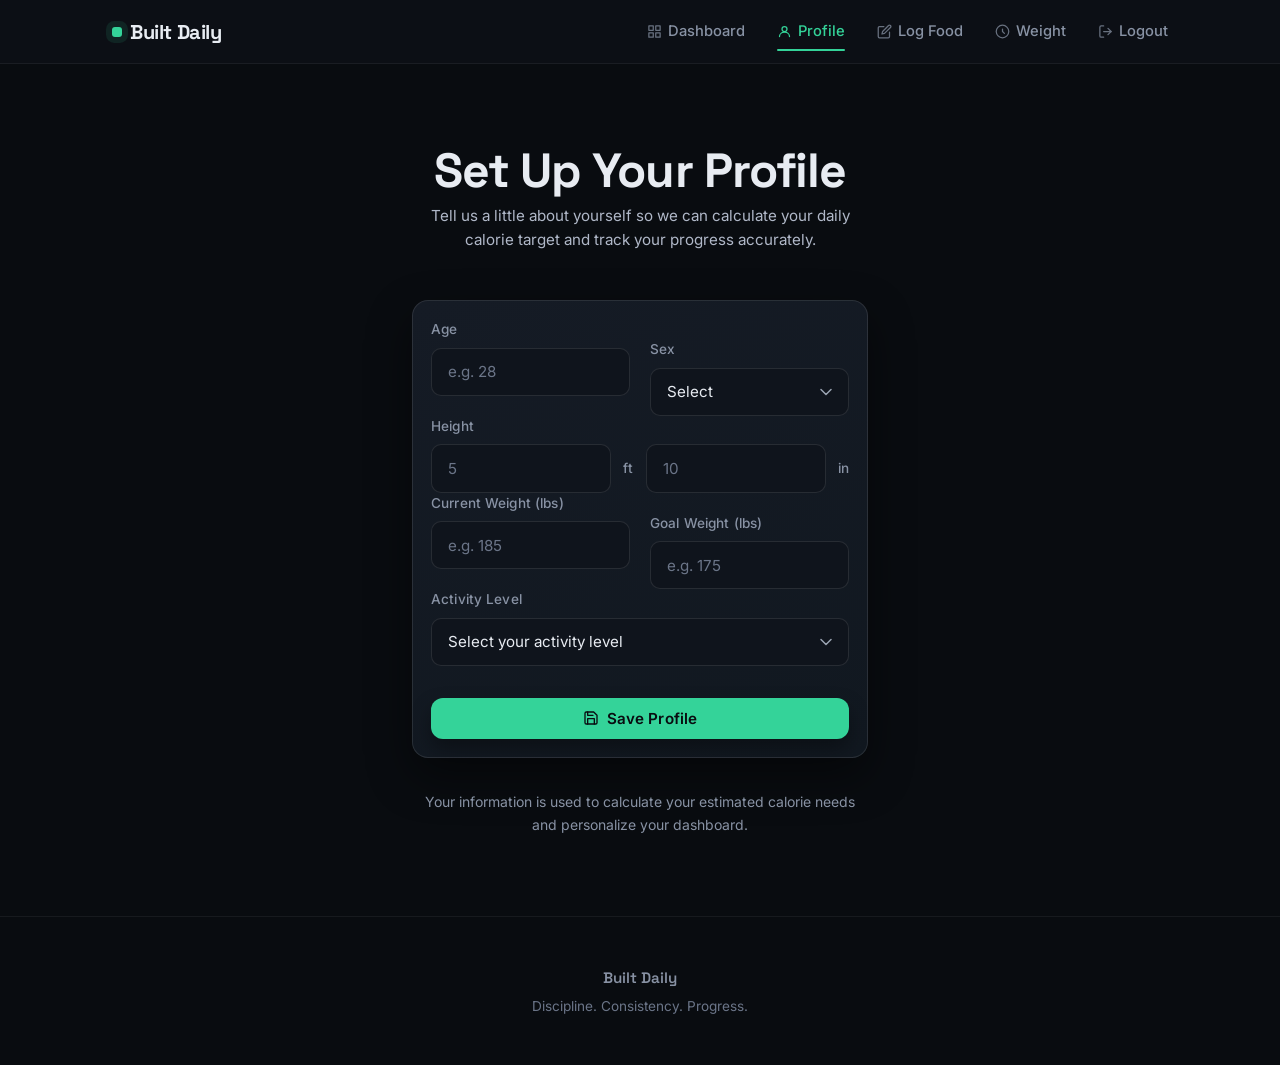
<file: profile.html>
<!DOCTYPE html>
<html lang="en">
<head>
  <meta charset="UTF-8">
  <meta name="viewport" content="width=device-width, initial-scale=1.0">
  <title>Set Up Your Profile — Built Daily</title>
  <link rel="stylesheet" href="css/styles.css">
</head>
<body>

  <!-- Header (Authenticated Nav) -->
  <header class="site-header">
    <div class="header-inner">
      <a href="dashboard.html" class="logo">
        <span class="logo-mark"></span>
        Built Daily
      </a>
      <nav class="nav-desktop">
        <a href="dashboard.html">
          <svg xmlns="http://www.w3.org/2000/svg" width="15" height="15" viewBox="0 0 24 24" fill="none" stroke="currentColor" stroke-width="2" stroke-linecap="round" stroke-linejoin="round"><rect x="3" y="3" width="7" height="7"/><rect x="14" y="3" width="7" height="7"/><rect x="14" y="14" width="7" height="7"/><rect x="3" y="14" width="7" height="7"/></svg>
          Dashboard
        </a>
        <a href="profile.html" class="active">
          <svg xmlns="http://www.w3.org/2000/svg" width="15" height="15" viewBox="0 0 24 24" fill="none" stroke="currentColor" stroke-width="2" stroke-linecap="round" stroke-linejoin="round"><circle cx="12" cy="8" r="4"/><path d="M4 20c0-4 3.6-7 8-7s8 3 8 7"/></svg>
          Profile
        </a>
        <a href="log.html">
          <svg xmlns="http://www.w3.org/2000/svg" width="15" height="15" viewBox="0 0 24 24" fill="none" stroke="currentColor" stroke-width="2" stroke-linecap="round" stroke-linejoin="round"><path d="M11 4H4a2 2 0 0 0-2 2v14a2 2 0 0 0 2 2h14a2 2 0 0 0 2-2v-7"/><path d="M18.5 2.5a2.121 2.121 0 0 1 3 3L12 15l-4 1 1-4 9.5-9.5z"/></svg>
          Log Food
        </a>
        <a href="weight.html">
          <svg xmlns="http://www.w3.org/2000/svg" width="15" height="15" viewBox="0 0 24 24" fill="none" stroke="currentColor" stroke-width="2" stroke-linecap="round" stroke-linejoin="round"><circle cx="12" cy="12" r="10"/><path d="M12 8v4l3 3"/></svg>
          Weight
        </a>
        <a href="#" id="logout-btn">
          <svg xmlns="http://www.w3.org/2000/svg" width="15" height="15" viewBox="0 0 24 24" fill="none" stroke="currentColor" stroke-width="2" stroke-linecap="round" stroke-linejoin="round"><path d="M9 21H5a2 2 0 0 1-2-2V5a2 2 0 0 1 2-2h4"/><polyline points="16 17 21 12 16 7"/><line x1="21" y1="12" x2="9" y2="12"/></svg>
          Logout
        </a>
      </nav>
      <button class="hamburger" aria-label="Toggle navigation">
        <span></span>
        <span></span>
        <span></span>
      </button>
    </div>
    <nav class="nav-mobile">
      <a href="dashboard.html">
        <svg xmlns="http://www.w3.org/2000/svg" width="18" height="18" viewBox="0 0 24 24" fill="none" stroke="currentColor" stroke-width="2" stroke-linecap="round" stroke-linejoin="round"><rect x="3" y="3" width="7" height="7"/><rect x="14" y="3" width="7" height="7"/><rect x="14" y="14" width="7" height="7"/><rect x="3" y="14" width="7" height="7"/></svg>
        Dashboard
      </a>
      <a href="profile.html" class="active">
        <svg xmlns="http://www.w3.org/2000/svg" width="18" height="18" viewBox="0 0 24 24" fill="none" stroke="currentColor" stroke-width="2" stroke-linecap="round" stroke-linejoin="round"><circle cx="12" cy="8" r="4"/><path d="M4 20c0-4 3.6-7 8-7s8 3 8 7"/></svg>
        Profile
      </a>
      <a href="log.html">
        <svg xmlns="http://www.w3.org/2000/svg" width="18" height="18" viewBox="0 0 24 24" fill="none" stroke="currentColor" stroke-width="2" stroke-linecap="round" stroke-linejoin="round"><path d="M11 4H4a2 2 0 0 0-2 2v14a2 2 0 0 0 2 2h14a2 2 0 0 0 2-2v-7"/><path d="M18.5 2.5a2.121 2.121 0 0 1 3 3L12 15l-4 1 1-4 9.5-9.5z"/></svg>
        Log Food
      </a>
      <a href="weight.html">
        <svg xmlns="http://www.w3.org/2000/svg" width="18" height="18" viewBox="0 0 24 24" fill="none" stroke="currentColor" stroke-width="2" stroke-linecap="round" stroke-linejoin="round"><circle cx="12" cy="12" r="10"/><path d="M12 8v4l3 3"/></svg>
        Weight
      </a>
      <a href="#" id="logout-btn-mobile">
        <svg xmlns="http://www.w3.org/2000/svg" width="18" height="18" viewBox="0 0 24 24" fill="none" stroke="currentColor" stroke-width="2" stroke-linecap="round" stroke-linejoin="round"><path d="M9 21H5a2 2 0 0 1-2-2V5a2 2 0 0 1 2-2h4"/><polyline points="16 17 21 12 16 7"/><line x1="21" y1="12" x2="9" y2="12"/></svg>
        Logout
      </a>
    </nav>
  </header>

  <!-- Main -->
  <main>
    <div class="profile-wrapper">
      <div class="profile-card">
        <h1 class="page-title animate-in">Set Up Your Profile</h1>
        <p class="page-subtitle animate-in delay-1">
          Tell us a little about yourself so we can calculate your daily calorie target and track your progress accurately.
        </p>

        <div class="card card-elevated animate-in delay-2">
          <div id="profile-alert" class="alert"></div>

          <form id="profile-form">
            <div class="form-row">
              <div class="form-group">
                <label for="age" class="form-label">Age</label>
                <input type="number" id="age" class="form-input" placeholder="e.g. 28" min="10" max="120" required>
              </div>

              <div class="form-group">
                <label for="sex" class="form-label">Sex</label>
                <select id="sex" class="form-select" required>
                  <option value="" disabled selected>Select</option>
                  <option value="male">Male</option>
                  <option value="female">Female</option>
                </select>
              </div>
            </div>

            <div class="form-group">
              <label class="form-label">Height</label>
              <div style="display:flex;gap:var(--space-sm);align-items:center;">
                <input type="number" id="height-ft" class="form-input" placeholder="5" min="3" max="8" step="1" required style="flex:1">
                <span class="form-label" style="margin:0;white-space:nowrap;">ft</span>
                <input type="number" id="height-in" class="form-input" placeholder="10" min="0" max="11" step="1" required style="flex:1">
                <span class="form-label" style="margin:0;white-space:nowrap;">in</span>
              </div>
            </div>

            <div class="form-row">
              <div class="form-group">
                <label for="current-weight" class="form-label">Current Weight (lbs)</label>
                <input type="number" id="current-weight" class="form-input" placeholder="e.g. 185" min="66" max="660" step="0.1" required>
              </div>

              <div class="form-group">
                <label for="goal-weight" class="form-label">Goal Weight (lbs)</label>
                <input type="number" id="goal-weight" class="form-input" placeholder="e.g. 175" min="66" max="660" step="0.1" required>
              </div>
            </div>

            <div class="form-group">
              <label for="activity-level" class="form-label">Activity Level</label>
              <select id="activity-level" class="form-select" required>
                <option value="" disabled selected>Select your activity level</option>
                <option value="sedentary">Sedentary (little or no exercise)</option>
                <option value="light">Lightly Active (1–3 days/week)</option>
                <option value="moderate">Moderately Active (3–5 days/week)</option>
                <option value="active">Very Active (6–7 days/week)</option>
                <option value="very-active">Extremely Active (physical job + training)</option>
              </select>
            </div>

            <div class="form-group" style="margin-top: var(--space-lg);">
              <button type="submit" class="btn btn-primary btn-full">
                <svg xmlns="http://www.w3.org/2000/svg" width="16" height="16" viewBox="0 0 24 24" fill="none" stroke="currentColor" stroke-width="2" stroke-linecap="round" stroke-linejoin="round"><path d="M19 21H5a2 2 0 0 1-2-2V5a2 2 0 0 1 2-2h11l5 5v11a2 2 0 0 1-2 2z"/><polyline points="17 21 17 13 7 13 7 21"/><polyline points="7 3 7 8 15 8"/></svg>
                Save Profile
              </button>
            </div>
          </form>

          <div id="calorie-target-display" class="calorie-target-display"></div>
        </div>

        <p class="form-helper-bottom text-muted animate-in delay-3">
          Your information is used to calculate your estimated calorie needs and personalize your dashboard.
        </p>
      </div>
    </div>
  </main>

  <!-- Footer -->
  <footer class="site-footer">
    <p class="footer-name">Built Daily</p>
    <p class="footer-note">Discipline. Consistency. Progress.</p>
  </footer>

  <script src="js/nav.js"></script>
  <script type="module" src="js/profile.js"></script>
  <script type="module" src="js/auth.js"></script>
</body>
</html>
</file>
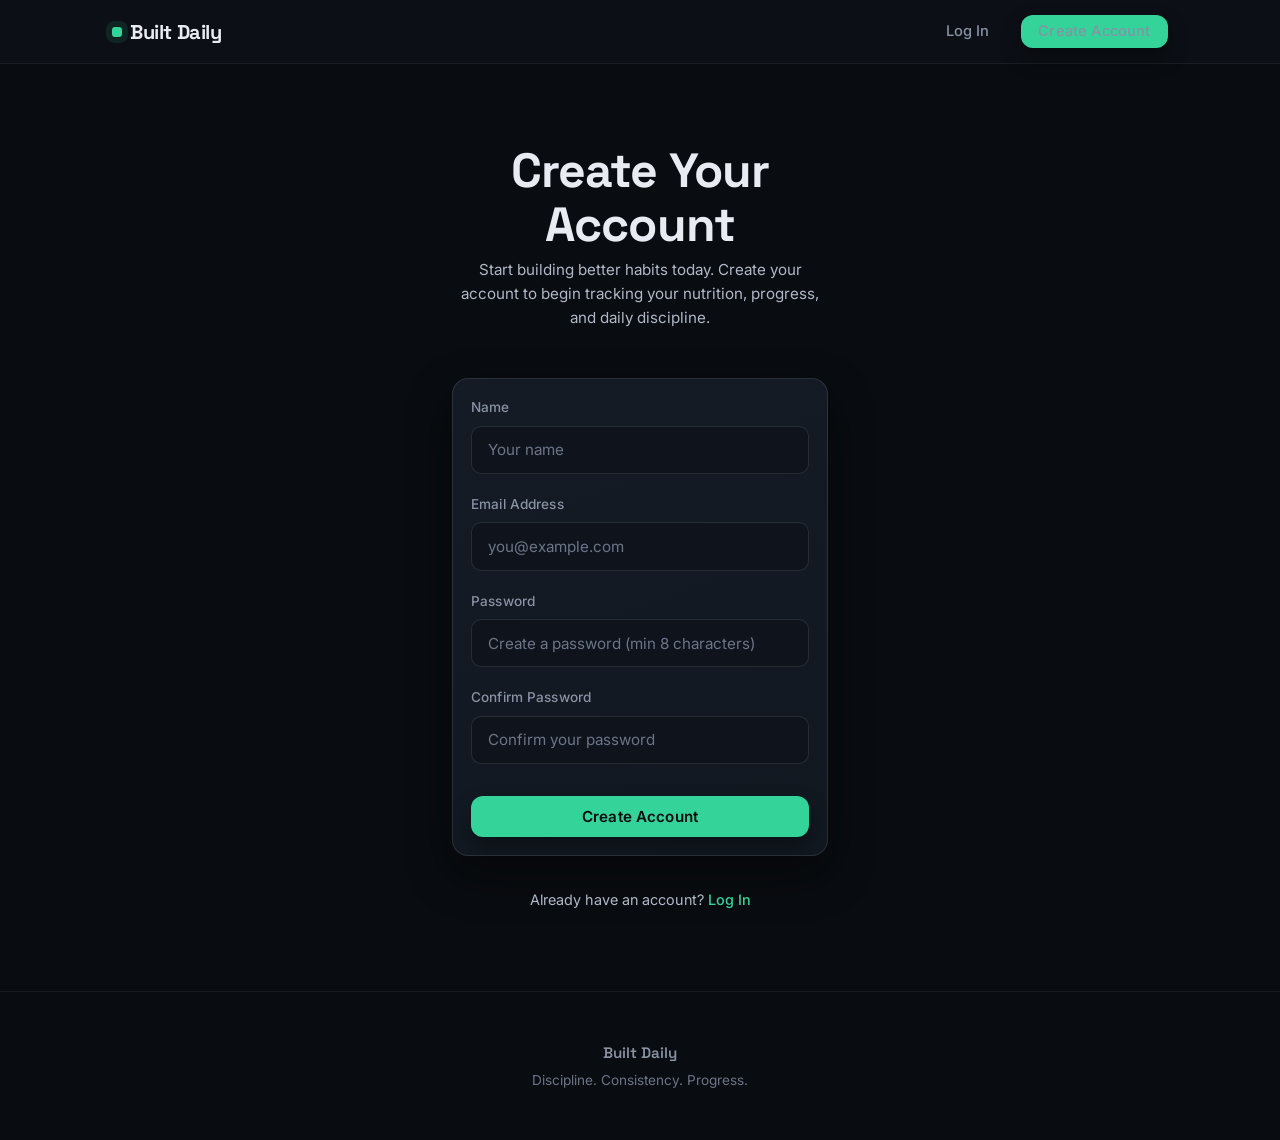
<file: signup.html>
<!DOCTYPE html>
<html lang="en">
<head>
  <meta charset="UTF-8">
  <meta name="viewport" content="width=device-width, initial-scale=1.0">
  <title>Create Your Account — Built Daily</title>
  <link rel="stylesheet" href="css/styles.css">
</head>
<body>

  <!-- Header -->
  <header class="site-header">
    <div class="header-inner">
      <a href="index.html" class="logo">
        <span class="logo-mark"></span>
        Built Daily
      </a>
      <nav class="nav-desktop">
        <a href="login.html">Log In</a>
        <a href="signup.html" class="btn btn-primary btn-sm">Create Account</a>
      </nav>
      <button class="hamburger" aria-label="Toggle navigation">
        <span></span>
        <span></span>
        <span></span>
      </button>
    </div>
    <nav class="nav-mobile">
      <a href="login.html">Log In</a>
      <a href="signup.html" class="active">Create Account</a>
    </nav>
  </header>

  <!-- Main -->
  <main>
    <div class="auth-wrapper">
      <div class="auth-card">
        <h1 class="page-title animate-in">Create Your Account</h1>
        <p class="page-subtitle animate-in delay-1">
          Start building better habits today.
          Create your account to begin tracking your nutrition, progress, and daily discipline.
        </p>

        <div class="card card-elevated animate-in delay-2">
          <div id="signup-alert" class="alert"></div>

          <form id="signup-form">
            <div class="form-group">
              <label for="name" class="form-label">Name</label>
              <input type="text" id="name" class="form-input" placeholder="Your name" required>
            </div>

            <div class="form-group">
              <label for="email" class="form-label">Email Address</label>
              <input type="email" id="email" class="form-input" placeholder="you@example.com" required>
            </div>

            <div class="form-group">
              <label for="password" class="form-label">Password</label>
              <input type="password" id="password" class="form-input" placeholder="Create a password (min 8 characters)" required>
            </div>

            <div class="form-group">
              <label for="confirm-password" class="form-label">Confirm Password</label>
              <input type="password" id="confirm-password" class="form-input" placeholder="Confirm your password" required>
            </div>

            <div class="form-group" style="margin-top: var(--space-lg);">
              <button type="submit" class="btn btn-primary btn-full">Create Account</button>
            </div>
          </form>
        </div>

        <p class="auth-footer animate-in delay-3">
          Already have an account? <a href="login.html">Log In</a>
        </p>
      </div>
    </div>
  </main>

  <!-- Footer -->
  <footer class="site-footer">
    <p class="footer-name">Built Daily</p>
    <p class="footer-note">Discipline. Consistency. Progress.</p>
  </footer>

  <script src="js/nav.js"></script>
  <script type="module" src="js/auth.js"></script>
  <script type="module">
    import { redirectIfLoggedIn } from './js/auth.js';
    redirectIfLoggedIn();
  </script>
</body>
</html>
</file>
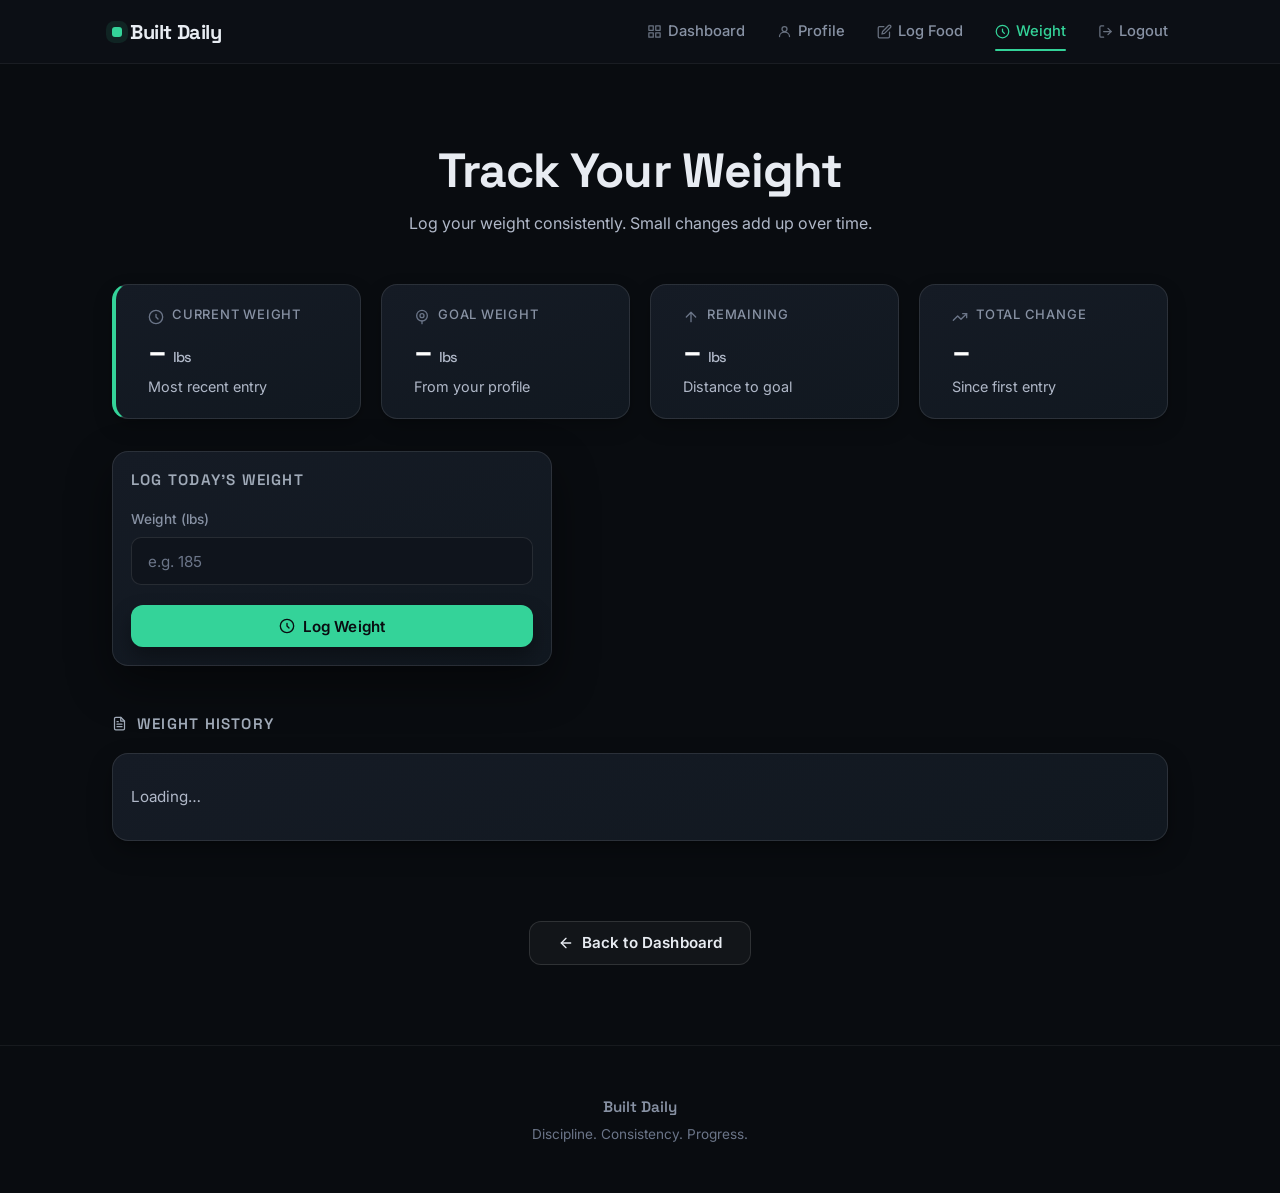
<file: weight.html>
<!DOCTYPE html>
<html lang="en">
<head>
  <meta charset="UTF-8">
  <meta name="viewport" content="width=device-width, initial-scale=1.0">
  <title>Track Your Weight — Built Daily</title>
  <link rel="stylesheet" href="css/styles.css">
</head>
<body>

  <!-- Header (Authenticated Nav) -->
  <header class="site-header">
    <div class="header-inner">
      <a href="dashboard.html" class="logo">
        <span class="logo-mark"></span>
        Built Daily
      </a>
      <nav class="nav-desktop">
        <a href="dashboard.html">
          <svg xmlns="http://www.w3.org/2000/svg" width="15" height="15" viewBox="0 0 24 24" fill="none" stroke="currentColor" stroke-width="2" stroke-linecap="round" stroke-linejoin="round"><rect x="3" y="3" width="7" height="7"/><rect x="14" y="3" width="7" height="7"/><rect x="14" y="14" width="7" height="7"/><rect x="3" y="14" width="7" height="7"/></svg>
          Dashboard
        </a>
        <a href="profile.html">
          <svg xmlns="http://www.w3.org/2000/svg" width="15" height="15" viewBox="0 0 24 24" fill="none" stroke="currentColor" stroke-width="2" stroke-linecap="round" stroke-linejoin="round"><circle cx="12" cy="8" r="4"/><path d="M4 20c0-4 3.6-7 8-7s8 3 8 7"/></svg>
          Profile
        </a>
        <a href="log.html">
          <svg xmlns="http://www.w3.org/2000/svg" width="15" height="15" viewBox="0 0 24 24" fill="none" stroke="currentColor" stroke-width="2" stroke-linecap="round" stroke-linejoin="round"><path d="M11 4H4a2 2 0 0 0-2 2v14a2 2 0 0 0 2 2h14a2 2 0 0 0 2-2v-7"/><path d="M18.5 2.5a2.121 2.121 0 0 1 3 3L12 15l-4 1 1-4 9.5-9.5z"/></svg>
          Log Food
        </a>
        <a href="weight.html" class="active">
          <svg xmlns="http://www.w3.org/2000/svg" width="15" height="15" viewBox="0 0 24 24" fill="none" stroke="currentColor" stroke-width="2" stroke-linecap="round" stroke-linejoin="round"><circle cx="12" cy="12" r="10"/><path d="M12 8v4l3 3"/></svg>
          Weight
        </a>
        <a href="#" id="logout-btn">
          <svg xmlns="http://www.w3.org/2000/svg" width="15" height="15" viewBox="0 0 24 24" fill="none" stroke="currentColor" stroke-width="2" stroke-linecap="round" stroke-linejoin="round"><path d="M9 21H5a2 2 0 0 1-2-2V5a2 2 0 0 1 2-2h4"/><polyline points="16 17 21 12 16 7"/><line x1="21" y1="12" x2="9" y2="12"/></svg>
          Logout
        </a>
      </nav>
      <button class="hamburger" aria-label="Toggle navigation">
        <span></span>
        <span></span>
        <span></span>
      </button>
    </div>
    <nav class="nav-mobile">
      <a href="dashboard.html">
        <svg xmlns="http://www.w3.org/2000/svg" width="18" height="18" viewBox="0 0 24 24" fill="none" stroke="currentColor" stroke-width="2" stroke-linecap="round" stroke-linejoin="round"><rect x="3" y="3" width="7" height="7"/><rect x="14" y="3" width="7" height="7"/><rect x="14" y="14" width="7" height="7"/><rect x="3" y="14" width="7" height="7"/></svg>
        Dashboard
      </a>
      <a href="profile.html">
        <svg xmlns="http://www.w3.org/2000/svg" width="18" height="18" viewBox="0 0 24 24" fill="none" stroke="currentColor" stroke-width="2" stroke-linecap="round" stroke-linejoin="round"><circle cx="12" cy="8" r="4"/><path d="M4 20c0-4 3.6-7 8-7s8 3 8 7"/></svg>
        Profile
      </a>
      <a href="log.html">
        <svg xmlns="http://www.w3.org/2000/svg" width="18" height="18" viewBox="0 0 24 24" fill="none" stroke="currentColor" stroke-width="2" stroke-linecap="round" stroke-linejoin="round"><path d="M11 4H4a2 2 0 0 0-2 2v14a2 2 0 0 0 2 2h14a2 2 0 0 0 2-2v-7"/><path d="M18.5 2.5a2.121 2.121 0 0 1 3 3L12 15l-4 1 1-4 9.5-9.5z"/></svg>
        Log Food
      </a>
      <a href="weight.html" class="active">
        <svg xmlns="http://www.w3.org/2000/svg" width="18" height="18" viewBox="0 0 24 24" fill="none" stroke="currentColor" stroke-width="2" stroke-linecap="round" stroke-linejoin="round"><circle cx="12" cy="12" r="10"/><path d="M12 8v4l3 3"/></svg>
        Weight
      </a>
      <a href="#" id="logout-btn-mobile">
        <svg xmlns="http://www.w3.org/2000/svg" width="18" height="18" viewBox="0 0 24 24" fill="none" stroke="currentColor" stroke-width="2" stroke-linecap="round" stroke-linejoin="round"><path d="M9 21H5a2 2 0 0 1-2-2V5a2 2 0 0 1 2-2h4"/><polyline points="16 17 21 12 16 7"/><line x1="21" y1="12" x2="9" y2="12"/></svg>
        Logout
      </a>
    </nav>
  </header>

  <!-- Main -->
  <main>
    <div class="container">

      <!-- Page Header -->
      <div class="page-header animate-in">
        <h1>Track Your Weight</h1>
        <p>Log your weight consistently. Small changes add up over time.</p>
      </div>

      <!-- Weight Summary Cards -->
      <div class="stats-grid animate-in delay-1">
        <div class="stat-card stat-card--weight accent-border">
          <div class="stat-card-header">
            <span class="stat-card-icon">
              <svg xmlns="http://www.w3.org/2000/svg" viewBox="0 0 24 24" fill="none" stroke="currentColor" stroke-width="2" stroke-linecap="round" stroke-linejoin="round"><circle cx="12" cy="12" r="10"/><path d="M12 8v4l3 3"/></svg>
            </span>
            <span class="stat-label">Current Weight</span>
          </div>
          <span class="stat-value"><span id="weight-current">–</span> <span class="stat-unit">lbs</span></span>
          <span class="stat-note">Most recent entry</span>
        </div>

        <div class="stat-card stat-card--weight">
          <div class="stat-card-header">
            <span class="stat-card-icon">
              <svg xmlns="http://www.w3.org/2000/svg" viewBox="0 0 24 24" fill="none" stroke="currentColor" stroke-width="2" stroke-linecap="round" stroke-linejoin="round"><circle cx="12" cy="10" r="8"/><circle cx="12" cy="10" r="3"/><line x1="12" y1="22" x2="12" y2="18"/></svg>
            </span>
            <span class="stat-label">Goal Weight</span>
          </div>
          <span class="stat-value"><span id="weight-goal">–</span> <span class="stat-unit">lbs</span></span>
          <span class="stat-note">From your profile</span>
        </div>

        <div class="stat-card stat-card--weight">
          <div class="stat-card-header">
            <span class="stat-card-icon">
              <svg xmlns="http://www.w3.org/2000/svg" viewBox="0 0 24 24" fill="none" stroke="currentColor" stroke-width="2" stroke-linecap="round" stroke-linejoin="round"><line x1="12" y1="19" x2="12" y2="5"/><polyline points="5 12 12 5 19 12"/></svg>
            </span>
            <span class="stat-label">Remaining</span>
          </div>
          <span class="stat-value"><span id="weight-remaining">–</span> <span class="stat-unit">lbs</span></span>
          <span class="stat-note">Distance to goal</span>
        </div>

        <div class="stat-card stat-card--weight">
          <div class="stat-card-header">
            <span class="stat-card-icon">
              <svg xmlns="http://www.w3.org/2000/svg" viewBox="0 0 24 24" fill="none" stroke="currentColor" stroke-width="2" stroke-linecap="round" stroke-linejoin="round"><polyline points="22 7 13.5 15.5 8.5 10.5 2 17"/><polyline points="16 7 22 7 22 13"/></svg>
            </span>
            <span class="stat-label">Total Change</span>
          </div>
          <span class="stat-value" id="weight-total-change">–</span>
          <span class="stat-note">Since first entry</span>
        </div>
      </div>

      <!-- Log Weight Form -->
      <div class="weight-form-section animate-in delay-2">
        <div class="card card-elevated" style="max-width: 440px;">
          <h3 class="dashboard-section-title" style="margin-bottom: var(--space-md); border-top: none; padding-top: 0;">Log Today's Weight</h3>

          <div id="weight-alert" class="alert"></div>

          <form id="weight-form">
            <div class="form-group form-group--weight">
              <label for="weight-input" class="form-label">Weight (lbs)</label>
              <input type="number" id="weight-input" class="form-input" placeholder="e.g. 185" min="66" max="660" step="0.1" required>
            </div>

            <div class="form-group" style="margin-top: var(--space-md);">
              <button type="submit" class="btn btn-primary btn-full">
                <svg xmlns="http://www.w3.org/2000/svg" width="16" height="16" viewBox="0 0 24 24" fill="none" stroke="currentColor" stroke-width="2" stroke-linecap="round" stroke-linejoin="round"><circle cx="12" cy="12" r="10"/><path d="M12 8v4l3 3"/></svg>
                Log Weight
              </button>
            </div>
          </form>
        </div>
      </div>

      <!-- Weight History -->
      <h3 class="dashboard-section-title animate-in delay-3" style="margin-top: var(--space-xl);">
        <svg xmlns="http://www.w3.org/2000/svg" width="15" height="15" viewBox="0 0 24 24" fill="none" stroke="currentColor" stroke-width="2" stroke-linecap="round" stroke-linejoin="round"><path d="M14 2H6a2 2 0 0 0-2 2v16a2 2 0 0 0 2 2h12a2 2 0 0 0 2-2V8z"/><polyline points="14 2 14 8 20 8"/><line x1="16" y1="13" x2="8" y2="13"/><line x1="16" y1="17" x2="8" y2="17"/><polyline points="10 9 9 9 8 9"/></svg>
        Weight History
      </h3>
      <div class="card recent-logs-card animate-in delay-3">
        <ul class="weight-history-list" id="weight-history-list">
          <li class="text-muted" style="padding:0.85rem 0">Loading…</li>
        </ul>
      </div>

      <!-- Back to Dashboard -->
      <div class="dashboard-cta animate-in delay-4">
        <a href="dashboard.html" class="btn btn-ghost">
          <svg xmlns="http://www.w3.org/2000/svg" width="16" height="16" viewBox="0 0 24 24" fill="none" stroke="currentColor" stroke-width="2" stroke-linecap="round" stroke-linejoin="round"><line x1="19" y1="12" x2="5" y2="12"/><polyline points="12 19 5 12 12 5"/></svg>
          Back to Dashboard
        </a>
      </div>

    </div>
  </main>

  <!-- Footer -->
  <footer class="site-footer">
    <p class="footer-name">Built Daily</p>
    <p class="footer-note">Discipline. Consistency. Progress.</p>
  </footer>

  <script src="js/nav.js"></script>
  <script type="module" src="js/weight.js"></script>
  <script type="module" src="js/auth.js"></script>
</body>
</html>
</file>
<file: css/styles.css>
/* ============================================
   BUILT DAILY — Design System v3.1
   Dark, high-contrast, layered depth, readable
   ============================================ */

/* --- Google Fonts (v3) --- */
@import url('https://fonts.googleapis.com/css2?family=Inter:wght@400;500;600&family=Space+Grotesk:wght@500;600;700&display=swap');

/* --- CSS Variables --- */
:root {
  /* Backgrounds — wider spread for visible layering */
  --bg-base: #090c10;
  --bg-section: rgba(13, 17, 23, 0.85);
  --bg-card: #151b25;
  --bg-card-2: #111820;
  --bg-card-hover: #1a2230;
  --bg-input: #0f141c;
  --bg-progress-track: rgba(255, 255, 255, 0.08);

  /* Borders — stronger for visible card edges */
  --border-subtle: rgba(255, 255, 255, 0.07);
  --border-default: rgba(255, 255, 255, 0.10);
  --border-strong: rgba(255, 255, 255, 0.15);
  --border-input: rgba(255, 255, 255, 0.10);

  /* Text — brighter secondary/muted for readability */
  --text-primary: #e8ecf2;
  --text-secondary: #b0b8c8;
  --text-muted: #8892a4;
  --text-section: #a0aab8;
  --text-faint: #6b7588;
  --text-on-accent: #090c10;

  /* Accent — disciplined teal-green */
  --accent: #34d399;
  --accent-hover: #2fc48d;
  --accent-subtle: rgba(52, 211, 153, 0.12);
  --accent-glow: rgba(52, 211, 153, 0.18);

  /* Category accents */
  --accent-calories: #f59e0b;
  --accent-protein:  #60a5fa;
  --accent-carbs:    #2dd4bf;
  --accent-fat:      #fbbf24;
  --accent-water:    #22d3ee;
  --accent-weight:   var(--accent);
  --accent-workout:  #a78bfa;
  --accent-warning:  #f87171;

  /* Status */
  --red: #f87171;
  --red-subtle: rgba(248, 113, 113, 0.12);
  --yellow: #fbbf24;
  --green: #34d399;
  --green-subtle: rgba(52, 211, 153, 0.12);

  /* Typography */
  --font-heading: 'Space Grotesk', sans-serif;
  --font-body: 'Inter', system-ui, -apple-system, Segoe UI, Roboto, Arial, sans-serif;

  /* Spacing scale */
  --space-xs: 0.375rem;
  --space-sm: 0.75rem;
  --space-md: 1.25rem;
  --space-lg: 2rem;
  --space-xl: 3rem;
  --space-2xl: 5rem;

  /* Sizing */
  --container-max: 1120px;
  --container-narrow: 520px;
  --radius-sm: 10px;
  --radius-md: 16px;
  --radius-lg: 20px;

  /* Header */
  --header-height: 64px;

  /* Transitions */
  --ease: cubic-bezier(0.25, 0.46, 0.45, 0.94);
}

/* --- Reset & Base --- */
*, *::before, *::after {
  margin: 0;
  padding: 0;
  box-sizing: border-box;
}

html {
  font-size: 16px;
  scroll-behavior: smooth;
  -webkit-font-smoothing: antialiased;
  -moz-osx-font-smoothing: grayscale;
}

body {
  font-family: var(--font-body);
  font-weight: 400;
  color: var(--text-primary);
  background: var(--bg-base);
  line-height: 1.5;
  min-height: 100vh;
  display: flex;
  flex-direction: column;
  overflow-x: hidden;
}

a {
  color: var(--accent);
  text-decoration: none;
  transition: color 0.2s var(--ease);
}

a:hover {
  color: var(--accent-hover);
}

img {
  max-width: 100%;
  display: block;
}

/* --- Typography --- */
h1, h2, h3, h4 {
  font-family: var(--font-heading);
  letter-spacing: -0.02em;
  color: var(--text-primary);
}

h1 {
  font-size: clamp(1.9rem, 5vw, 3rem);
  font-weight: 700;
  line-height: 1.12;
}

h2 {
  font-size: 0.95rem;
  font-weight: 600;
  color: var(--text-section);
  text-transform: uppercase;
  letter-spacing: 0.08em;
}

h3 {
  font-size: 1.15rem;
  font-weight: 600;
  color: var(--text-primary);
  line-height: 1.25;
}

h4 {
  font-size: 1rem;
  font-weight: 600;
  line-height: 1.3;
}

p {
  color: var(--text-secondary);
  line-height: 1.65;
}

.text-muted {
  color: var(--text-muted);
  font-size: 0.875rem;
}

/* --- Layout --- */
.container {
  width: 100%;
  max-width: var(--container-max);
  margin: 0 auto;
  padding: 0 var(--space-lg);
}

.container-narrow {
  width: 100%;
  max-width: var(--container-narrow);
  margin: 0 auto;
  padding: 0 var(--space-lg);
}

main {
  flex: 1;
  padding-top: var(--header-height);
}

.section {
  margin-bottom: 32px;
}

/* --- Header / Sticky Nav --- */
.site-header {
  position: fixed;
  top: 0;
  left: 0;
  right: 0;
  z-index: 100;
  height: var(--header-height);
  background: var(--bg-section);
  border-bottom: 1px solid rgba(255, 255, 255, 0.06);
  backdrop-filter: blur(12px);
  -webkit-backdrop-filter: blur(12px);
}

.header-inner {
  max-width: var(--container-max);
  margin: 0 auto;
  padding: 0 var(--space-lg);
  height: 100%;
  display: flex;
  align-items: center;
  justify-content: space-between;
}

/* Logo */
.logo {
  font-family: var(--font-heading);
  font-weight: 700;
  font-size: 1.25rem;
  color: var(--text-primary);
  letter-spacing: -0.02em;
  text-decoration: none;
  display: flex;
  align-items: center;
  gap: 0.5rem;
}

.logo .logo-mark {
  width: 10px;
  height: 10px;
  background: var(--accent);
  border-radius: 3px;
  display: inline-block;
  box-shadow: 0 0 0 6px rgba(52, 211, 153, 0.10);
}

/* Desktop Nav */
.nav-desktop {
  display: flex;
  align-items: center;
  gap: var(--space-lg);
}

.nav-desktop a {
  display: flex;
  align-items: center;
  gap: 0.375rem;
  font-size: 0.92rem;
  font-weight: 500;
  color: var(--text-muted);
  text-decoration: none;
  padding: 0.375rem 0;
  position: relative;
  transition: color 0.2s var(--ease);
}

.nav-desktop a svg {
  width: 15px;
  height: 15px;
  stroke: currentColor;
  flex-shrink: 0;
  opacity: 0.75;
  transition: opacity 0.2s var(--ease);
}

.nav-desktop a:hover,
.nav-desktop a.active {
  color: var(--text-primary);
}

.nav-desktop a:hover svg,
.nav-desktop a.active svg {
  opacity: 1;
}

.nav-desktop a.active {
  color: var(--accent);
}

.nav-desktop a.active::after {
  content: '';
  position: absolute;
  bottom: -2px;
  left: 0;
  right: 0;
  height: 2px;
  background: var(--accent);
  border-radius: 1px;
}

.nav-desktop .btn {
  padding: 0.55rem 1.1rem;
}

/* Hamburger */
.hamburger {
  display: none;
  flex-direction: column;
  justify-content: center;
  gap: 5px;
  width: 28px;
  height: 28px;
  background: none;
  border: none;
  cursor: pointer;
  padding: 0;
  z-index: 110;
}

.hamburger span {
  display: block;
  width: 100%;
  height: 2px;
  background: var(--text-primary);
  border-radius: 1px;
  transition: transform 0.3s var(--ease), opacity 0.2s var(--ease);
}

.hamburger.open span:nth-child(1) {
  transform: translateY(7px) rotate(45deg);
}

.hamburger.open span:nth-child(2) {
  opacity: 0;
}

.hamburger.open span:nth-child(3) {
  transform: translateY(-7px) rotate(-45deg);
}

/* Mobile Nav */
.nav-mobile {
  display: none;
}

.nav-mobile a {
  display: flex;
  align-items: center;
  gap: 0.75rem;
  font-size: 1.05rem;
  font-weight: 500;
  color: var(--text-muted);
  padding: 0.875rem 0;
  border-bottom: 1px solid rgba(255, 255, 255, 0.06);
  transition: color 0.2s var(--ease);
}

.nav-mobile a svg {
  width: 18px;
  height: 18px;
  stroke: currentColor;
  flex-shrink: 0;
  opacity: 0.7;
  transition: opacity 0.2s var(--ease);
}

.nav-mobile a:last-child {
  border-bottom: none;
}

.nav-mobile a:hover,
.nav-mobile a.active {
  color: var(--text-primary);
}

.nav-mobile a:hover svg,
.nav-mobile a.active svg {
  opacity: 1;
}

.nav-mobile a.active {
  color: var(--accent);
}

/* --- Alerts --- */
.alert {
  display: none;
  padding: 0.85rem 1rem;
  border-radius: var(--radius-sm);
  font-size: 0.9rem;
  font-weight: 500;
  line-height: 1.5;
  margin-bottom: var(--space-md);
}

.alert.show {
  display: block;
}

.alert-error {
  background: var(--red-subtle);
  color: var(--red);
  border: 1px solid rgba(248, 113, 113, 0.2);
}

.alert-success {
  background: var(--green-subtle);
  color: var(--green);
  border: 1px solid rgba(52, 211, 153, 0.2);
}

/* --- Buttons --- */
.btn {
  display: inline-flex;
  align-items: center;
  justify-content: center;
  gap: 0.5rem;
  font-family: var(--font-body);
  font-weight: 600;
  font-size: 0.95rem;
  padding: 0.8rem 1.75rem;
  border-radius: 12px;
  border: none;
  cursor: pointer;
  transition: transform 0.15s var(--ease), box-shadow 0.2s var(--ease), background 0.2s var(--ease);
  text-decoration: none;
  line-height: 1;
  letter-spacing: 0.01em;
}

.btn:hover {
  transform: translateY(-1px);
}

.btn svg {
  width: 16px;
  height: 16px;
  stroke: currentColor;
  flex-shrink: 0;
}

.btn-primary {
  background: var(--accent);
  color: var(--text-on-accent);
  box-shadow: 0 10px 20px rgba(0, 0, 0, 0.35);
}

.btn-primary:hover {
  background: var(--accent-hover);
  color: var(--text-on-accent);
  box-shadow: 0 0 0 6px rgba(52, 211, 153, 0.12), 0 18px 35px rgba(0, 0, 0, 0.45);
}

.btn-ghost {
  background: rgba(255, 255, 255, 0.04);
  color: var(--text-primary);
  border: 1px solid rgba(255, 255, 255, 0.12);
}

.btn-ghost:hover {
  border-color: rgba(255, 255, 255, 0.18);
  background: rgba(255, 255, 255, 0.06);
}

.btn-full {
  width: 100%;
}

.btn-sm {
  font-size: 0.85rem;
  padding: 0.6rem 1.25rem;
}

/* --- Cards (Visible depth) --- */
.card {
  background: linear-gradient(160deg, var(--bg-card), var(--bg-card-2));
  border: 1px solid var(--border-default);
  border-radius: var(--radius-md);
  padding: 18px;
  box-shadow:
0 2px 4px rgba(0, 0, 0, 0.2),
0 10px 25px rgba(0, 0, 0, 0.3);
  transition: border-color 0.2s var(--ease), box-shadow 0.2s var(--ease), transform 0.15s var(--ease);
}

.card:hover {
  border-color: var(--border-strong);
  transform: translateY(-1px);
}

.card + .card {
  margin-top: 16px;
}

.card-elevated {
  box-shadow: 0 18px 45px rgba(0, 0, 0, 0.45);
}

/* Stat cards on dashboard */
.stat-card {
  background: linear-gradient(160deg, var(--bg-card), var(--bg-card-2));
  border: 1px solid var(--border-default);
  border-radius: var(--radius-md);
  padding: var(--space-md) var(--space-lg);
  display: flex;
  flex-direction: column;
  gap: var(--space-xs);
  box-shadow:
0 2px 4px rgba(0, 0, 0, 0.15),
0 8px 20px rgba(0, 0, 0, 0.2);
  transition: border-color 0.2s var(--ease), box-shadow 0.2s var(--ease), transform 0.15s var(--ease);
}

.stat-card:hover {
  border-color: var(--border-strong);
  box-shadow: 0 14px 35px rgba(0, 0, 0, 0.35);
  transform: translateY(-1px);
}

.stat-card-header {
  display: flex;
  align-items: center;
  gap: 0.5rem;
  margin-bottom: 0.25rem;
}

.stat-card-icon {
  width: 16px;
  height: 16px;
  color: var(--text-faint);
  flex-shrink: 0;
}

.stat-card-icon svg {
  width: 16px;
  height: 16px;
  stroke: currentColor;
}

.stat-card .stat-label {
  font-size: 0.8125rem;
  font-weight: 500;
  color: var(--text-muted);
  text-transform: uppercase;
  letter-spacing: 0.06em;
}

.stat-card .stat-value {
  font-family: var(--font-heading);
  font-weight: 600;
  font-size: 2rem;
  color: #ffffff;
  line-height: 1.05;
  letter-spacing: -0.02em;
}

.stat-card .stat-unit {
  font-size: 0.9rem;
  color: var(--text-secondary);
  font-weight: 500;
}

.stat-card .stat-note {
  font-size: 0.9rem;
  color: var(--text-secondary);
  margin-top: 2px;
}

/* Card accent plumbing */
.stat-card {
  --card-accent: var(--accent);
}

.stat-card--calories { --card-accent: var(--accent-calories); }
.stat-card--protein  { --card-accent: var(--accent-protein); }
.stat-card--carbs    { --card-accent: var(--accent-carbs); }
.stat-card--fat      { --card-accent: var(--accent-fat); }
.stat-card--water    { --card-accent: var(--accent-water); }
.stat-card--weight   { --card-accent: var(--accent); }
.stat-card--workout  { --card-accent: var(--accent-workout); }
.stat-card--warning  { --card-accent: var(--accent-warning); }

.stat-card.accent-border {
  border-left: 4px solid var(--card-accent);
}

/* --- Progress Bars --- */
.progress-track {
  width: 100%;
  height: 8px;
  background: var(--bg-progress-track);
  border-radius: 999px;
  overflow: hidden;
  margin-top: var(--space-xs);
}

.progress-bar {
  height: 100%;
  background: var(--accent);
  border-radius: 999px;
  width: 0%;
  transition: width 0.5s var(--ease);
}

.progress-fill {
  height: 100%;
  width: 0%;
  border-radius: 999px;
  background: linear-gradient(90deg, var(--accent-calories), var(--accent-fat));
  transition: width 0.5s var(--ease);
}

/* Macro-colored progress bars */
.progress-bar--protein { background: var(--accent-protein); }
.progress-bar--carbs   { background: var(--accent-carbs); }
.progress-bar--fat     { background: var(--accent-fat); }
.progress-bar--water   { background: var(--accent-water); }

/* Calorie remaining status indicators */
.stat-card--over .stat-value {
  color: var(--red) !important;
}

.stat-card--low .stat-value {
  color: var(--green) !important;
}

/* --- Forms --- */
.form-group {
  display: flex;
  flex-direction: column;
  gap: 0.5rem;
  --field-accent: var(--accent);
}

.form-group--calories { --field-accent: var(--accent-calories); }
.form-group--protein  { --field-accent: var(--accent-protein); }
.form-group--carbs    { --field-accent: var(--accent-carbs); }
.form-group--fat      { --field-accent: var(--accent-fat); }
.form-group--water    { --field-accent: var(--accent-water); }
.form-group--weight   { --field-accent: var(--accent-weight); }

.form-group + .form-group {
  margin-top: var(--space-md);
}

.form-label {
  font-size: 0.85rem;
  font-weight: 500;
  color: var(--text-muted);
  letter-spacing: 0.01em;
}

.form-input,
.form-select {
  width: 100%;
  font-family: var(--font-body);
  font-size: 0.95rem;
  font-weight: 400;
  color: var(--text-primary);
  background: var(--bg-input);
  border: 1px solid var(--border-input);
  border-radius: var(--radius-sm);
  padding: 0.85rem 1rem;
  outline: none;
  transition: border-color 0.2s var(--ease), box-shadow 0.2s var(--ease);
  -webkit-appearance: none;
  appearance: none;
}

.form-input::placeholder {
  color: var(--text-faint);
}

.form-input:focus,
.form-select:focus {
  border-color: var(--field-accent);
  box-shadow: 0 0 0 4px color-mix(in srgb, var(--field-accent) 22%, transparent);
}

.form-select {
  background-image: url("data:image/svg+xml,%3Csvg xmlns='http://www.w3.org/2000/svg' width='12' height='8' fill='none'%3E%3Cpath d='M1 1.5l5 5 5-5' stroke='%239aa4b2' stroke-width='1.5' stroke-linecap='round' stroke-linejoin='round'/%3E%3C/svg%3E");
  background-repeat: no-repeat;
  background-position: right 1rem center;
  padding-right: 2.5rem;
}

.form-helper {
  font-size: 0.9rem;
  color: var(--text-secondary);
  line-height: 1.5;
}

.form-row {
  display: grid;
  grid-template-columns: 1fr 1fr;
  gap: var(--space-md);
}

/* --- Page Header / Hero --- */
.page-header {
  text-align: center;
  padding: var(--space-2xl) 0 var(--space-xl);
}

.page-header h1 {
  margin-bottom: var(--space-sm);
}

.page-header p {
  max-width: 560px;
  margin: 0 auto;
}

.hero {
  display: flex;
  flex-direction: column;
  gap: 30px;
  padding: 40px 20px;
  text-align: center;
  position: relative;
}

.hero::before {
  content: '';
  position: absolute;
  top: -70px;
  left: 50%;
  transform: translateX(-50%);
  width: min(680px, 92vw);
  height: min(680px, 92vw);
  background: radial-gradient(circle, var(--accent-glow) 0%, transparent 70%);
  pointer-events: none;
  opacity: 0.35;
}

.hero-content {
  position: relative;
}

.hero h1 {
  margin-bottom: 12px;
}

.hero .hero-subtitle,
.hero p {
  font-size: 1.05rem;
  color: var(--text-secondary);
  max-width: 560px;
  margin: 0 auto;
  line-height: 1.7;
  position: relative;
}

.hero-image {
  display: flex;
  justify-content: center;
  position: relative;
}

.hero-image img {
  width: 100%;
  max-width: 420px;
  border-radius: 20px;
  border: 1px solid rgba(255, 255, 255, 0.06);
  box-shadow: 0 20px 40px rgba(0, 0, 0, 0.6);
}

.landing-section {
  padding: var(--space-xl) 0 var(--space-2xl);
  text-align: center;
}

.landing-section p {
  max-width: 560px;
  margin: 0 auto;
  font-size: 1rem;
  line-height: 1.8;
}

/* --- Auth Pages --- */
.auth-wrapper {
  display: flex;
  align-items: flex-start;
  justify-content: center;
  padding: var(--space-2xl) 0;
}

.auth-card {
  width: 100%;
  max-width: 440px;
  padding: 0 var(--space-lg);
}

.auth-card .page-title {
  text-align: center;
  margin-bottom: var(--space-xs);
}

.auth-card .page-subtitle {
  text-align: center;
  color: var(--text-secondary);
  margin-bottom: var(--space-xl);
  font-size: 0.95rem;
  line-height: 1.6;
}

.auth-card .card {
  margin-bottom: var(--space-lg);
}

.auth-footer {
  text-align: center;
  font-size: 0.9rem;
  color: var(--text-secondary);
}

.auth-footer a {
  font-weight: 500;
}

/* --- Profile Page --- */
.profile-wrapper {
  display: flex;
  align-items: flex-start;
  justify-content: center;
  padding: var(--space-2xl) 0;
}

.profile-card {
  width: 100%;
  max-width: 520px;
  padding: 0 var(--space-lg);
}

.profile-card .page-title {
  text-align: center;
  margin-bottom: var(--space-xs);
}

.profile-card .page-subtitle {
  text-align: center;
  color: var(--text-secondary);
  margin-bottom: var(--space-xl);
  font-size: 0.95rem;
  line-height: 1.6;
  max-width: 440px;
  margin-left: auto;
  margin-right: auto;
}

.profile-card .form-helper-bottom {
  text-align: center;
  margin-top: var(--space-lg);
}

.calorie-target-display {
  text-align: center;
  font-family: var(--font-heading);
  font-weight: 600;
  font-size: 1.1rem;
  color: var(--accent);
  margin-top: var(--space-md);
  display: none;
}

/* --- Dashboard --- */
.dashboard-header {
  padding: var(--space-xl) 0 var(--space-md);
}

.dashboard-header h1 {
  margin-bottom: 0.375rem;
}

.dashboard-header p {
  font-size: 1rem;
  color: var(--text-secondary);
}

.dashboard-greeting {
  font-size: 1.05rem;
  color: var(--text-secondary);
  margin-bottom: var(--space-xs);
}

.stats-grid {
  display: grid;
  grid-template-columns: repeat(auto-fit, minmax(210px, 1fr));
  gap: var(--space-md);
  margin-bottom: var(--space-lg);
}

.stats-grid-macros {
  display: grid;
  grid-template-columns: repeat(3, 1fr);
  gap: var(--space-md);
  margin-bottom: var(--space-lg);
}

/* Section titles — brighter and more visible */
.dashboard-section-title {
  display: flex;
  align-items: center;
  gap: 0.625rem;
  font-family: var(--font-heading);
  font-weight: 600;
  font-size: 0.95rem;
  color: var(--text-section);
  text-transform: uppercase;
  letter-spacing: 0.08em;
  margin-bottom: var(--space-md);
  padding-top: var(--space-md);
  border-top: 1px solid rgba(255, 255, 255, 0.08);
}

.dashboard-section-title:first-of-type {
  border-top: none;
  padding-top: 0;
}

.dashboard-section-icon {
  width: 15px;
  height: 15px;
  color: var(--text-faint);
  flex-shrink: 0;
}

.dashboard-section-icon svg {
  width: 15px;
  height: 15px;
  stroke: currentColor;
}

.dashboard-cta {
  text-align: center;
  padding: var(--space-lg) 0 var(--space-2xl);
}

/* --- Recent Logs --- */
.recent-logs-card {
  margin-bottom: var(--space-xl);
}

.recent-logs-list {
  list-style: none;
  padding: 0;
  margin: 0;
}

.recent-logs-list li {
  display: flex;
  justify-content: space-between;
  align-items: center;
  padding: 0.85rem 0;
  border-bottom: 1px solid rgba(255, 255, 255, 0.06);
  font-size: 0.95rem;
  color: var(--text-secondary);
}

.recent-logs-list li:last-child {
  border-bottom: none;
}

.recent-logs-list li .date {
  font-weight: 600;
  color: var(--text-primary);
  min-width: 100px;
}

/* --- Daily Log Page --- */
.log-wrapper {
  display: flex;
  align-items: flex-start;
  justify-content: center;
  padding: var(--space-2xl) 0;
}

.log-card {
  width: 100%;
  max-width: 520px;
  padding: 0 var(--space-lg);
}

.log-card .page-title {
  text-align: center;
  margin-bottom: var(--space-xs);
}

.log-card .page-subtitle {
  text-align: center;
  color: var(--text-secondary);
  margin-bottom: var(--space-xl);
  font-size: 0.95rem;
  line-height: 1.6;
  max-width: 440px;
  margin-left: auto;
  margin-right: auto;
}

.log-card .form-helper-bottom {
  text-align: center;
  margin-top: var(--space-lg);
}

.calorie-target-info {
  text-align: center;
  font-size: 0.9rem;
  font-weight: 600;
  color: var(--accent);
  margin-bottom: var(--space-md);
}

.calories-remaining-info {
  text-align: center;
  font-size: 0.9rem;
  color: var(--text-muted);
  margin-top: var(--space-sm);
}

/* --- Weight Page --- */
.weight-form-section {
  margin-bottom: var(--space-xl);
}

.weight-history-list {
  list-style: none;
  padding: 0;
  margin: 0;
}

.weight-history-list li {
  display: flex;
  justify-content: space-between;
  align-items: center;
  padding: 0.85rem 0;
  border-bottom: 1px solid rgba(255, 255, 255, 0.06);
  font-size: 0.95rem;
  color: var(--text-secondary);
}

.weight-history-list li:last-child {
  border-bottom: none;
}

.weight-history-list li .date {
  font-weight: 600;
  color: var(--text-primary);
  min-width: 100px;
}

.weight-entry-value {
  display: flex;
  align-items: center;
  gap: var(--space-sm);
}

.weight-entry-value strong {
  color: var(--text-primary);
}

.weight-change {
  font-size: 0.85rem;
  font-weight: 600;
  padding: 0.2rem 0.55rem;
  border-radius: 999px;
}

.weight-change.change-down {
  color: var(--green);
  background: var(--green-subtle);
}

.weight-change.change-up {
  color: var(--red);
  background: var(--red-subtle);
}

.weight-change.change-flat {
  color: var(--text-muted);
  background: rgba(255, 255, 255, 0.06);
}

/* --- Footer --- */
.site-footer {
  padding: var(--space-xl) 0;
  border-top: 1px solid rgba(255, 255, 255, 0.06);
  text-align: center;
}

.site-footer .footer-name {
  font-family: var(--font-heading);
  font-weight: 600;
  font-size: 0.95rem;
  color: var(--text-muted);
  margin-bottom: 0.25rem;
}

.site-footer .footer-note {
  font-size: 0.85rem;
  color: var(--text-faint);
}

/* --- Utility --- */
.sr-only {
  position: absolute;
  width: 1px;
  height: 1px;
  padding: 0;
  margin: -1px;
  overflow: hidden;
  clip: rect(0, 0, 0, 0);
  border: 0;
}

/* --- Animations --- */
@keyframes fadeUp {
  from {
opacity: 0;
transform: translateY(16px);
  }
  to {
opacity: 1;
transform: translateY(0);
  }
}

.animate-in {
  animation: fadeUp 0.5s var(--ease) both;
}

.animate-in.delay-1 { animation-delay: 0.1s; }
.animate-in.delay-2 { animation-delay: 0.2s; }
.animate-in.delay-3 { animation-delay: 0.3s; }
.animate-in.delay-4 { animation-delay: 0.4s; }
.animate-in.delay-5 { animation-delay: 0.5s; }

/* --- Quick Action Area --- */
.quick-actions {
  display: flex;
  gap: var(--space-sm);
  flex-wrap: wrap;
  padding: var(--space-lg) 0;
  margin-bottom: var(--space-sm);
  border-bottom: 1px solid rgba(255, 255, 255, 0.06);
}

.quick-actions .btn {
  flex: 1;
  min-width: 160px;
}

/* --- Empty State --- */
.empty-state {
  display: flex;
  flex-direction: column;
  align-items: center;
  justify-content: center;
  padding: var(--space-xl) var(--space-lg);
  text-align: center;
  gap: var(--space-sm);
}

.empty-state-icon {
  width: 32px;
  height: 32px;
  color: var(--text-faint);
  margin-bottom: 0.25rem;
}

.empty-state-icon svg {
  width: 32px;
  height: 32px;
  stroke: currentColor;
}

.empty-state p {
  font-size: 0.95rem;
  color: var(--text-secondary);
  line-height: 1.6;
}

/* --- Responsive --- */
@media (max-width: 768px) {
  .nav-desktop {
display: none;
  }

  .hamburger {
display: flex;
  }

  .nav-mobile {
display: block;
position: fixed;
top: var(--header-height);
left: 0;
right: 0;
background: rgba(9, 12, 16, 0.95);
border-bottom: 1px solid rgba(255, 255, 255, 0.06);
padding: var(--space-md) var(--space-lg) var(--space-lg);
transform: translateY(-10px);
opacity: 0;
pointer-events: none;
transition: transform 0.3s var(--ease), opacity 0.3s var(--ease);
z-index: 99;
  }

  .nav-mobile.open {
transform: translateY(0);
opacity: 1;
pointer-events: auto;
  }

  .form-row {
grid-template-columns: 1fr;
  }

  .stats-grid {
grid-template-columns: 1fr;
  }

  .stats-grid-macros {
grid-template-columns: 1fr;
  }

  .container {
padding: 0 var(--space-md);
  }

  .container-narrow {
padding: 0 var(--space-md);
  }

  .card {
padding: var(--space-md);
  }

  .hero {
padding: 34px 16px;
  }

  .hero-image img {
max-width: 360px;
  }

  .dashboard-section-title {
font-size: 0.85rem;
  }

  .recent-logs-list li,
  .weight-history-list li {
flex-direction: column;
align-items: flex-start;
gap: 0.25rem;
  }

  .dashboard-cta .btn {
margin-bottom: var(--space-sm);
  }

  .quick-actions {
flex-direction: column;
  }

  .quick-actions .btn {
min-width: unset;
width: 100%;
  }

  .stats-grid {
grid-template-columns: repeat(auto-fit, minmax(160px, 1fr));
  }
}

@media (max-width: 480px) {
  .hero .hero-ctas {
flex-direction: column;
align-items: center;
  }

  .hero .hero-ctas .btn {
width: 100%;
max-width: 280px;
  }

  .stats-grid {
grid-template-columns: 1fr;
  }
}

/* ========================================
   Landing Page Styles
   ======================================== */

/* ============================================
   LANDING PAGE — Scoped Styles
   Extends the Built Daily design system
   for a full production landing experience.
   ============================================ */

/* --- Landing color overrides (handoff spec) --- */
.landing-page {
  --lp-bg: #0B0F14;
  --lp-card: #11161C;
  --lp-text: #FFFFFF;
  --lp-text-secondary: #AAB2BD;
  --lp-accent: #E8620A;
  --lp-accent-hover: #d45808;
  --lp-border: #1F2933;
}

.landing-page {
  background: var(--lp-bg);
}

/* --- Hero Section --- */
.lp-hero {
  position: relative;
  padding: 100px 0 80px;
  overflow: hidden;
}

.lp-hero::before {
  content: '';
  position: absolute;
  top: -200px;
  right: -100px;
  width: 700px;
  height: 700px;
  background: radial-gradient(circle, rgba(232, 98, 10, 0.08) 0%, transparent 65%);
  pointer-events: none;
}

.lp-hero::after {
  content: '';
  position: absolute;
  bottom: -150px;
  left: -100px;
  width: 500px;
  height: 500px;
  background: radial-gradient(circle, rgba(52, 211, 153, 0.04) 0%, transparent 65%);
  pointer-events: none;
}

.lp-hero-inner {
  max-width: var(--container-max);
  margin: 0 auto;
  padding: 0 var(--space-lg);
  display: flex;
  flex-direction: column;
  align-items: center;
  text-align: center;
  gap: var(--space-xl);
  position: relative;
  z-index: 1;
}

.lp-hero-content {
  display: flex;
  flex-direction: column;
  align-items: center;
  gap: var(--space-lg);
  max-width: 640px;
}

.lp-hero h1 {
  font-family: var(--font-heading);
  font-size: clamp(2.2rem, 4.5vw, 3.4rem);
  font-weight: 700;
  color: var(--lp-text);
  line-height: 1.1;
  letter-spacing: -0.03em;
}

.lp-hero-subtitle {
  font-size: 1.1rem;
  color: var(--lp-text-secondary);
  line-height: 1.7;
  max-width: 540px;
  margin: 0 auto;
}

.lp-hero-login {
  font-size: 0.9rem;
  color: var(--text-faint);
}

.lp-hero-login a {
  color: var(--lp-text-secondary);
  font-weight: 500;
  text-decoration: underline;
  text-underline-offset: 2px;
  transition: color 0.2s var(--ease);
}

.lp-hero-login a:hover {
  color: var(--lp-text);
}

.lp-hero-ctas {
  display: flex;
  gap: var(--space-sm);
  flex-wrap: wrap;
  justify-content: center;
}

.lp-btn-accent {
  display: inline-flex;
  align-items: center;
  justify-content: center;
  gap: 0.5rem;
  font-family: var(--font-body);
  font-weight: 600;
  font-size: 0.95rem;
  padding: 14px 28px;
  border-radius: 8px;
  border: none;
  cursor: pointer;
  text-decoration: none;
  line-height: 1;
  letter-spacing: 0.01em;
  transition: transform 0.15s var(--ease), box-shadow 0.2s var(--ease), background 0.2s var(--ease);
  background: var(--lp-accent);
  color: #ffffff;
  box-shadow: 0 8px 24px rgba(232, 98, 10, 0.25);
}

.lp-btn-accent:hover {
  background: var(--lp-accent-hover);
  color: #ffffff;
  transform: translateY(-2px);
  box-shadow: 0 12px 32px rgba(232, 98, 10, 0.35);
}

.lp-btn-secondary {
  display: inline-flex;
  align-items: center;
  justify-content: center;
  gap: 0.5rem;
  font-family: var(--font-body);
  font-weight: 600;
  font-size: 0.95rem;
  padding: 14px 28px;
  border-radius: 8px;
  border: 1px solid var(--lp-border);
  cursor: pointer;
  text-decoration: none;
  line-height: 1;
  letter-spacing: 0.01em;
  transition: transform 0.15s var(--ease), border-color 0.2s var(--ease), background 0.2s var(--ease);
  background: transparent;
  color: var(--lp-text-secondary);
}

.lp-btn-secondary:hover {
  border-color: rgba(255, 255, 255, 0.2);
  background: rgba(255, 255, 255, 0.03);
  color: var(--lp-text);
  transform: translateY(-2px);
}

/* --- Hero Mockup --- */
.lp-hero-mockup {
  position: relative;
  width: 100%;
  max-width: 620px;
}

.lp-mockup-container {
  background: var(--lp-card);
  border: 1px solid var(--lp-border);
  border-radius: 16px;
  padding: 28px;
  box-shadow:
    0 4px 8px rgba(0, 0, 0, 0.3),
    0 20px 50px rgba(0, 0, 0, 0.5);
  position: relative;
}

.lp-mockup-header {
  display: flex;
  align-items: center;
  gap: 8px;
  margin-bottom: 24px;
  padding-bottom: 16px;
  border-bottom: 1px solid var(--lp-border);
}

.lp-mockup-dot {
  width: 8px;
  height: 8px;
  border-radius: 50%;
  background: rgba(255, 255, 255, 0.12);
}

.lp-mockup-dot:first-child { background: #f87171; }
.lp-mockup-dot:nth-child(2) { background: #fbbf24; }
.lp-mockup-dot:nth-child(3) { background: #34d399; }

.lp-mockup-title {
  font-family: var(--font-heading);
  font-size: 0.8rem;
  color: var(--lp-text-secondary);
  margin-left: auto;
  letter-spacing: 0.05em;
  text-transform: uppercase;
}

.lp-mockup-grid {
  display: grid;
  grid-template-columns: 1fr 1fr 1fr;
  gap: 14px;
}

.lp-mockup-stat {
  background: rgba(255, 255, 255, 0.03);
  border: 1px solid rgba(255, 255, 255, 0.06);
  border-radius: 10px;
  padding: 18px 16px;
  display: flex;
  flex-direction: column;
  gap: 6px;
}

.lp-mockup-stat-label {
  font-size: 0.7rem;
  font-weight: 500;
  color: var(--lp-text-secondary);
  text-transform: uppercase;
  letter-spacing: 0.06em;
}

.lp-mockup-stat-value {
  font-family: var(--font-heading);
  font-weight: 700;
  font-size: 1.5rem;
  color: var(--lp-text);
  line-height: 1;
}

.lp-mockup-stat--calories .lp-mockup-stat-value { color: #f59e0b; }
.lp-mockup-stat--protein .lp-mockup-stat-value { color: #60a5fa; }
.lp-mockup-stat--streak .lp-mockup-stat-value { color: #34d399; }

.lp-mockup-progress {
  margin-top: 6px;
  height: 4px;
  background: rgba(255, 255, 255, 0.06);
  border-radius: 999px;
  overflow: hidden;
}

.lp-mockup-progress-fill {
  height: 100%;
  border-radius: 999px;
}

.lp-mockup-stat--calories .lp-mockup-progress-fill {
  width: 62%;
  background: #f59e0b;
}

.lp-mockup-stat--protein .lp-mockup-progress-fill {
  width: 78%;
  background: #60a5fa;
}

.lp-mockup-stat--streak .lp-mockup-progress-fill {
  width: 86%;
  background: #34d399;
}

/* --- Mockup image styles --- */
.lp-mockup-image-wrap {
  padding: 14px;
  overflow: hidden;
}

.lp-mockup-image {
  display: block;
  width: 100%;
  height: auto;
  border-radius: 12px;
  object-fit: cover;
}

/* Floating glow behind mockup */
.lp-hero-mockup::before {
  content: '';
  position: absolute;
  top: 50%;
  left: 50%;
  transform: translate(-50%, -50%);
  width: 80%;
  height: 80%;
  background: radial-gradient(circle, rgba(232, 98, 10, 0.06) 0%, transparent 70%);
  pointer-events: none;
  z-index: -1;
}

/* --- Value Strip --- */
.lp-value-strip {
  border-top: 1px solid var(--lp-border);
  border-bottom: 1px solid var(--lp-border);
  padding: 48px 0;
  background: rgba(17, 22, 28, 0.4);
}

.lp-value-strip-inner {
  max-width: var(--container-max);
  margin: 0 auto;
  padding: 0 var(--space-lg);
  display: grid;
  grid-template-columns: repeat(4, 1fr);
  gap: var(--space-lg);
  text-align: center;
}

.lp-value-item {
  display: flex;
  flex-direction: column;
  align-items: center;
  gap: 12px;
}

.lp-value-icon {
  width: 40px;
  height: 40px;
  display: flex;
  align-items: center;
  justify-content: center;
  border-radius: 10px;
  background: rgba(232, 98, 10, 0.08);
  color: var(--lp-accent);
}

.lp-value-icon svg {
  width: 20px;
  height: 20px;
  stroke: currentColor;
}

.lp-value-text {
  font-family: var(--font-heading);
  font-weight: 600;
  font-size: 0.9rem;
  color: var(--lp-text);
  letter-spacing: 0.02em;
}

/* --- Section shared styles --- */
.lp-section {
  padding: 100px 0;
}

.lp-section-inner {
  max-width: var(--container-max);
  margin: 0 auto;
  padding: 0 var(--space-lg);
}

.lp-section-label {
  font-family: var(--font-heading);
  font-weight: 600;
  font-size: 0.75rem;
  color: var(--lp-accent);
  text-transform: uppercase;
  letter-spacing: 0.12em;
  margin-bottom: 12px;
}

.lp-section-title {
  font-family: var(--font-heading);
  font-weight: 700;
  font-size: clamp(1.6rem, 3.5vw, 2.4rem);
  color: var(--lp-text);
  line-height: 1.15;
  letter-spacing: -0.02em;
  margin-bottom: 16px;
}

.lp-section-desc {
  font-size: 1.05rem;
  color: var(--lp-text-secondary);
  line-height: 1.7;
  max-width: 560px;
}

/* --- Features Grid --- */
.lp-features {
  background: var(--lp-bg);
}

.lp-features-grid {
  display: grid;
  grid-template-columns: 1fr 1fr;
  gap: 20px;
  margin-top: 48px;
}

.lp-feature-card {
  background: var(--lp-card);
  border: 1px solid var(--lp-border);
  border-radius: 12px;
  padding: 32px 28px;
  transition: transform 0.2s var(--ease), border-color 0.2s var(--ease), box-shadow 0.2s var(--ease);
}

.lp-feature-card:hover {
  transform: translateY(-3px);
  border-color: rgba(255, 255, 255, 0.12);
  box-shadow: 0 12px 30px rgba(0, 0, 0, 0.35);
}

.lp-feature-icon {
  width: 44px;
  height: 44px;
  display: flex;
  align-items: center;
  justify-content: center;
  border-radius: 10px;
  margin-bottom: 20px;
  background: rgba(232, 98, 10, 0.08);
  color: var(--lp-accent);
}

.lp-feature-icon svg {
  width: 22px;
  height: 22px;
  stroke: currentColor;
}

.lp-feature-title {
  font-family: var(--font-heading);
  font-weight: 600;
  font-size: 1.15rem;
  color: var(--lp-text);
  margin-bottom: 10px;
  letter-spacing: -0.01em;
}

.lp-feature-body {
  font-size: 0.95rem;
  color: var(--lp-text-secondary);
  line-height: 1.65;
}

/* --- Why Built Daily --- */
.lp-why {
  background: rgba(17, 22, 28, 0.4);
  border-top: 1px solid var(--lp-border);
  border-bottom: 1px solid var(--lp-border);
  text-align: center;
}

.lp-why .lp-section-inner {
  max-width: 720px;
}

.lp-why .lp-section-title {
  margin-bottom: 24px;
}

.lp-why-body {
  font-size: 1.05rem;
  color: var(--lp-text-secondary);
  line-height: 1.8;
}

.lp-why-body + .lp-why-body {
  margin-top: 20px;
}

/* --- Product Showcase --- */
.lp-showcase {
  background: var(--lp-bg);
  text-align: center;
}

.lp-showcase .lp-section-desc {
  margin: 0 auto 48px;
}

.lp-showcase-container {
  background: var(--lp-card);
  border: 1px solid var(--lp-border);
  border-radius: 16px;
  padding: 32px;
  box-shadow:
    0 4px 8px rgba(0, 0, 0, 0.2),
    0 24px 56px rgba(0, 0, 0, 0.45);
  text-align: left;
}

.lp-showcase-grid {
  display: grid;
  grid-template-columns: 1fr 1fr;
  gap: 20px;
  margin-bottom: 24px;
}

.lp-showcase-card {
  background: rgba(255, 255, 255, 0.02);
  border: 1px solid rgba(255, 255, 255, 0.05);
  border-radius: 10px;
  padding: 20px;
}

.lp-showcase-card-label {
  font-size: 0.7rem;
  font-weight: 500;
  color: var(--lp-text-secondary);
  text-transform: uppercase;
  letter-spacing: 0.06em;
  margin-bottom: 8px;
}

.lp-showcase-card-value {
  font-family: var(--font-heading);
  font-weight: 700;
  font-size: 1.6rem;
  color: var(--lp-text);
  line-height: 1;
}

.lp-showcase-card-note {
  font-size: 0.8rem;
  color: var(--text-faint);
  margin-top: 6px;
}

.lp-showcase-card--cal .lp-showcase-card-value { color: #f59e0b; }
.lp-showcase-card--macro .lp-showcase-card-value { color: #60a5fa; }
.lp-showcase-card--weight .lp-showcase-card-value { color: #34d399; }
.lp-showcase-card--streak .lp-showcase-card-value { color: var(--lp-accent); }

.lp-showcase-row {
  display: grid;
  grid-template-columns: 1fr 1fr;
  gap: 20px;
}

.lp-showcase-logs {
  background: rgba(255, 255, 255, 0.02);
  border: 1px solid rgba(255, 255, 255, 0.05);
  border-radius: 10px;
  padding: 20px;
}

.lp-showcase-logs-title {
  font-family: var(--font-heading);
  font-weight: 600;
  font-size: 0.75rem;
  color: var(--lp-text-secondary);
  text-transform: uppercase;
  letter-spacing: 0.06em;
  margin-bottom: 14px;
}

.lp-showcase-log-entry {
  display: flex;
  justify-content: space-between;
  align-items: center;
  padding: 10px 0;
  border-bottom: 1px solid rgba(255, 255, 255, 0.04);
  font-size: 0.85rem;
}

.lp-showcase-log-entry:last-child {
  border-bottom: none;
}

.lp-showcase-log-date {
  color: var(--lp-text);
  font-weight: 600;
}

.lp-showcase-log-detail {
  color: var(--lp-text-secondary);
}

/* --- Who It's For --- */
.lp-audience {
  background: var(--lp-bg);
}

.lp-audience-grid {
  display: grid;
  grid-template-columns: 1fr 1fr;
  gap: var(--space-2xl);
  align-items: start;
  margin-top: 48px;
}

.lp-audience-title {
  font-family: var(--font-heading);
  font-weight: 700;
  font-size: clamp(1.4rem, 3vw, 1.9rem);
  color: var(--lp-text);
  line-height: 1.2;
  letter-spacing: -0.02em;
}

.lp-audience-list {
  display: flex;
  flex-direction: column;
  gap: 20px;
}

.lp-audience-item {
  display: flex;
  align-items: flex-start;
  gap: 14px;
  font-size: 1rem;
  color: var(--lp-text-secondary);
  line-height: 1.6;
}

.lp-audience-check {
  width: 22px;
  height: 22px;
  min-width: 22px;
  display: flex;
  align-items: center;
  justify-content: center;
  border-radius: 6px;
  background: rgba(232, 98, 10, 0.1);
  color: var(--lp-accent);
  margin-top: 2px;
}

.lp-audience-check svg {
  width: 13px;
  height: 13px;
  stroke: currentColor;
  stroke-width: 2.5;
}

/* --- Final CTA --- */
.lp-cta {
  background: rgba(17, 22, 28, 0.5);
  border-top: 1px solid var(--lp-border);
  text-align: center;
  padding: 100px 0 120px;
}

.lp-cta .lp-section-inner {
  max-width: 600px;
}

.lp-cta .lp-section-title {
  margin-bottom: 16px;
}

.lp-cta .lp-section-desc {
  margin: 0 auto 36px;
}

.lp-cta .lp-btn-accent {
  padding: 16px 36px;
  font-size: 1rem;
}

/* --- Landing Footer --- */
.lp-footer {
  border-top: 1px solid var(--lp-border);
  padding: 48px 0;
  background: var(--lp-bg);
}

.lp-footer-inner {
  max-width: var(--container-max);
  margin: 0 auto;
  padding: 0 var(--space-lg);
  display: flex;
  justify-content: space-between;
  align-items: center;
}

.lp-footer-left {
  display: flex;
  flex-direction: column;
  gap: 4px;
}

.lp-footer-brand {
  font-family: var(--font-heading);
  font-weight: 700;
  font-size: 1rem;
  color: var(--lp-text-secondary);
}

.lp-footer-copy {
  font-size: 0.8rem;
  color: var(--text-faint);
}

.lp-footer-links {
  display: flex;
  gap: var(--space-lg);
}

.lp-footer-links a {
  font-size: 0.85rem;
  font-weight: 500;
  color: var(--lp-text-secondary);
  text-decoration: none;
  transition: color 0.2s var(--ease);
}

.lp-footer-links a:hover {
  color: var(--lp-text);
}

/* --- Landing Nav override --- */
.landing-page .site-header {
  background: rgba(11, 15, 20, 0.9);
  height: 70px;
  border-bottom: 1px solid var(--lp-border);
}

.landing-page .header-inner {
  height: 70px;
}

.landing-page main {
  padding-top: 70px;
}

.landing-page .nav-desktop .btn-primary {
  background: var(--lp-accent);
  color: #ffffff;
}

.landing-page .nav-desktop .btn-primary:hover {
  background: var(--lp-accent-hover);
  color: #ffffff;
  box-shadow: 0 0 0 4px rgba(232, 98, 10, 0.15);
}

/* --- Animations --- */
.lp-fade-in {
  opacity: 0;
  transform: translateY(20px);
  transition: opacity 0.6s var(--ease), transform 0.6s var(--ease);
}

.lp-fade-in.visible {
  opacity: 1;
  transform: translateY(0);
}

.lp-fade-in.lp-delay-1 { transition-delay: 0.1s; }
.lp-fade-in.lp-delay-2 { transition-delay: 0.2s; }
.lp-fade-in.lp-delay-3 { transition-delay: 0.3s; }
.lp-fade-in.lp-delay-4 { transition-delay: 0.35s; }

/* --- Hero Badge --- */
.lp-hero-badge {
  display: inline-block;
  font-family: var(--font-heading);
  font-weight: 600;
  font-size: 0.75rem;
  color: var(--lp-accent);
  text-transform: uppercase;
  letter-spacing: 0.12em;
  padding: 6px 14px;
  border: 1px solid rgba(232, 98, 10, 0.25);
  border-radius: 999px;
  background: rgba(232, 98, 10, 0.06);
}

/* --- How It Works --- */
.lp-how {
  background: var(--lp-bg);
}

.lp-how-grid {
  display: grid;
  grid-template-columns: repeat(3, 1fr);
  gap: 24px;
  margin-top: 48px;
}

.lp-how-card {
  background: var(--lp-card);
  border: 1px solid var(--lp-border);
  border-radius: 12px;
  padding: 32px 24px;
  text-align: center;
  position: relative;
}

.lp-how-step {
  display: inline-flex;
  align-items: center;
  justify-content: center;
  width: 36px;
  height: 36px;
  border-radius: 50%;
  background: rgba(232, 98, 10, 0.1);
  color: var(--lp-accent);
  font-family: var(--font-heading);
  font-weight: 700;
  font-size: 0.95rem;
  margin-bottom: 18px;
}

.lp-how-title {
  font-family: var(--font-heading);
  font-weight: 600;
  font-size: 1.05rem;
  color: var(--lp-text);
  margin-bottom: 8px;
}

.lp-how-body {
  font-size: 0.9rem;
  color: var(--lp-text-secondary);
  line-height: 1.6;
}

/* --- Glow Effects --- */
.lp-glow {
  position: relative;
  overflow: visible;
}

.lp-glow::after {
  content: '';
  position: absolute;
  inset: -1px;
  border-radius: inherit;
  opacity: 0;
  transition: opacity 0.4s var(--ease);
  pointer-events: none;
  z-index: -1;
}

.lp-glow:hover::after {
  opacity: 1;
}

.lp-glow--hero::after {
  inset: -4px;
  box-shadow:
    0 0 40px rgba(232, 98, 10, 0.12),
    0 0 80px rgba(232, 98, 10, 0.06);
  opacity: 1;
}

.lp-glow--calories::after {
  box-shadow: 0 0 30px rgba(245, 158, 11, 0.15), 0 0 60px rgba(245, 158, 11, 0.06);
}

.lp-glow--protein::after {
  box-shadow: 0 0 30px rgba(96, 165, 250, 0.15), 0 0 60px rgba(96, 165, 250, 0.06);
}

.lp-glow--weight::after {
  box-shadow: 0 0 30px rgba(52, 211, 153, 0.15), 0 0 60px rgba(52, 211, 153, 0.06);
}

.lp-glow--streak::after {
  box-shadow: 0 0 30px rgba(232, 98, 10, 0.15), 0 0 60px rgba(232, 98, 10, 0.06);
}

.lp-glow--step::after {
  box-shadow: 0 0 25px rgba(232, 98, 10, 0.1), 0 0 50px rgba(232, 98, 10, 0.04);
}

/* --- Responsive --- */
@media (max-width: 900px) {
  .lp-hero-inner {
    gap: var(--space-lg);
  }

  .lp-hero-mockup {
    max-width: 500px;
  }

  .lp-value-strip-inner {
    grid-template-columns: repeat(2, 1fr);
    gap: var(--space-md);
  }

  .lp-features-grid {
    grid-template-columns: 1fr;
  }

  .lp-showcase-grid {
    grid-template-columns: 1fr 1fr;
  }

  .lp-showcase-row {
    grid-template-columns: 1fr;
  }

  .lp-audience-grid {
    grid-template-columns: 1fr;
    gap: var(--space-xl);
  }

  .lp-how-grid {
    grid-template-columns: 1fr;
  }

  .lp-footer-inner {
    flex-direction: column;
    gap: var(--space-lg);
    text-align: center;
  }
}

@media (max-width: 580px) {
  .lp-hero {
    padding: 60px 0 60px;
  }

  .lp-hero-ctas {
    flex-direction: column;
    align-items: center;
  }

  .lp-btn-accent,
  .lp-btn-secondary {
    width: 100%;
    max-width: 300px;
    justify-content: center;
  }

  .lp-value-strip-inner {
    grid-template-columns: 1fr 1fr;
  }

  .lp-section {
    padding: 64px 0;
  }

  .lp-mockup-grid {
    grid-template-columns: 1fr;
    gap: 10px;
  }

  .lp-showcase-grid {
    grid-template-columns: 1fr;
  }

  .lp-cta {
    padding: 64px 0 80px;
  }
}
</file>
